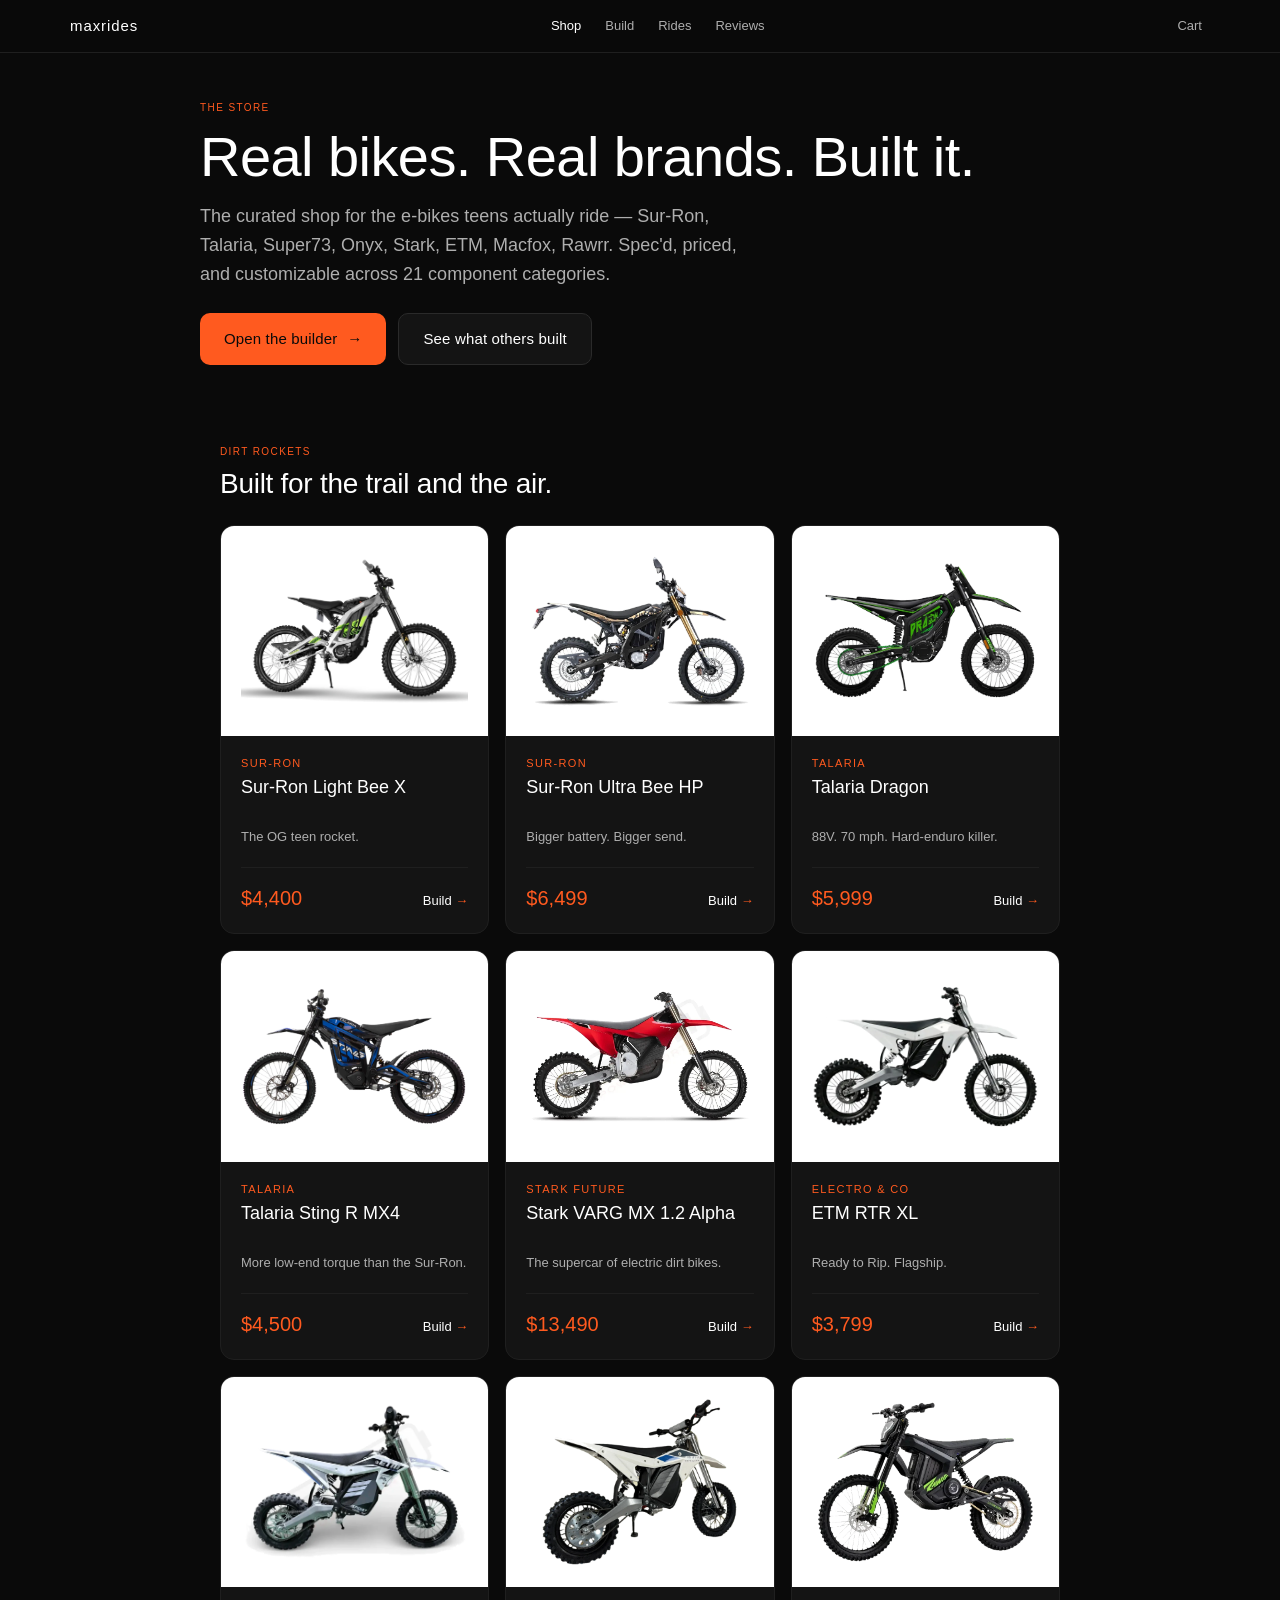
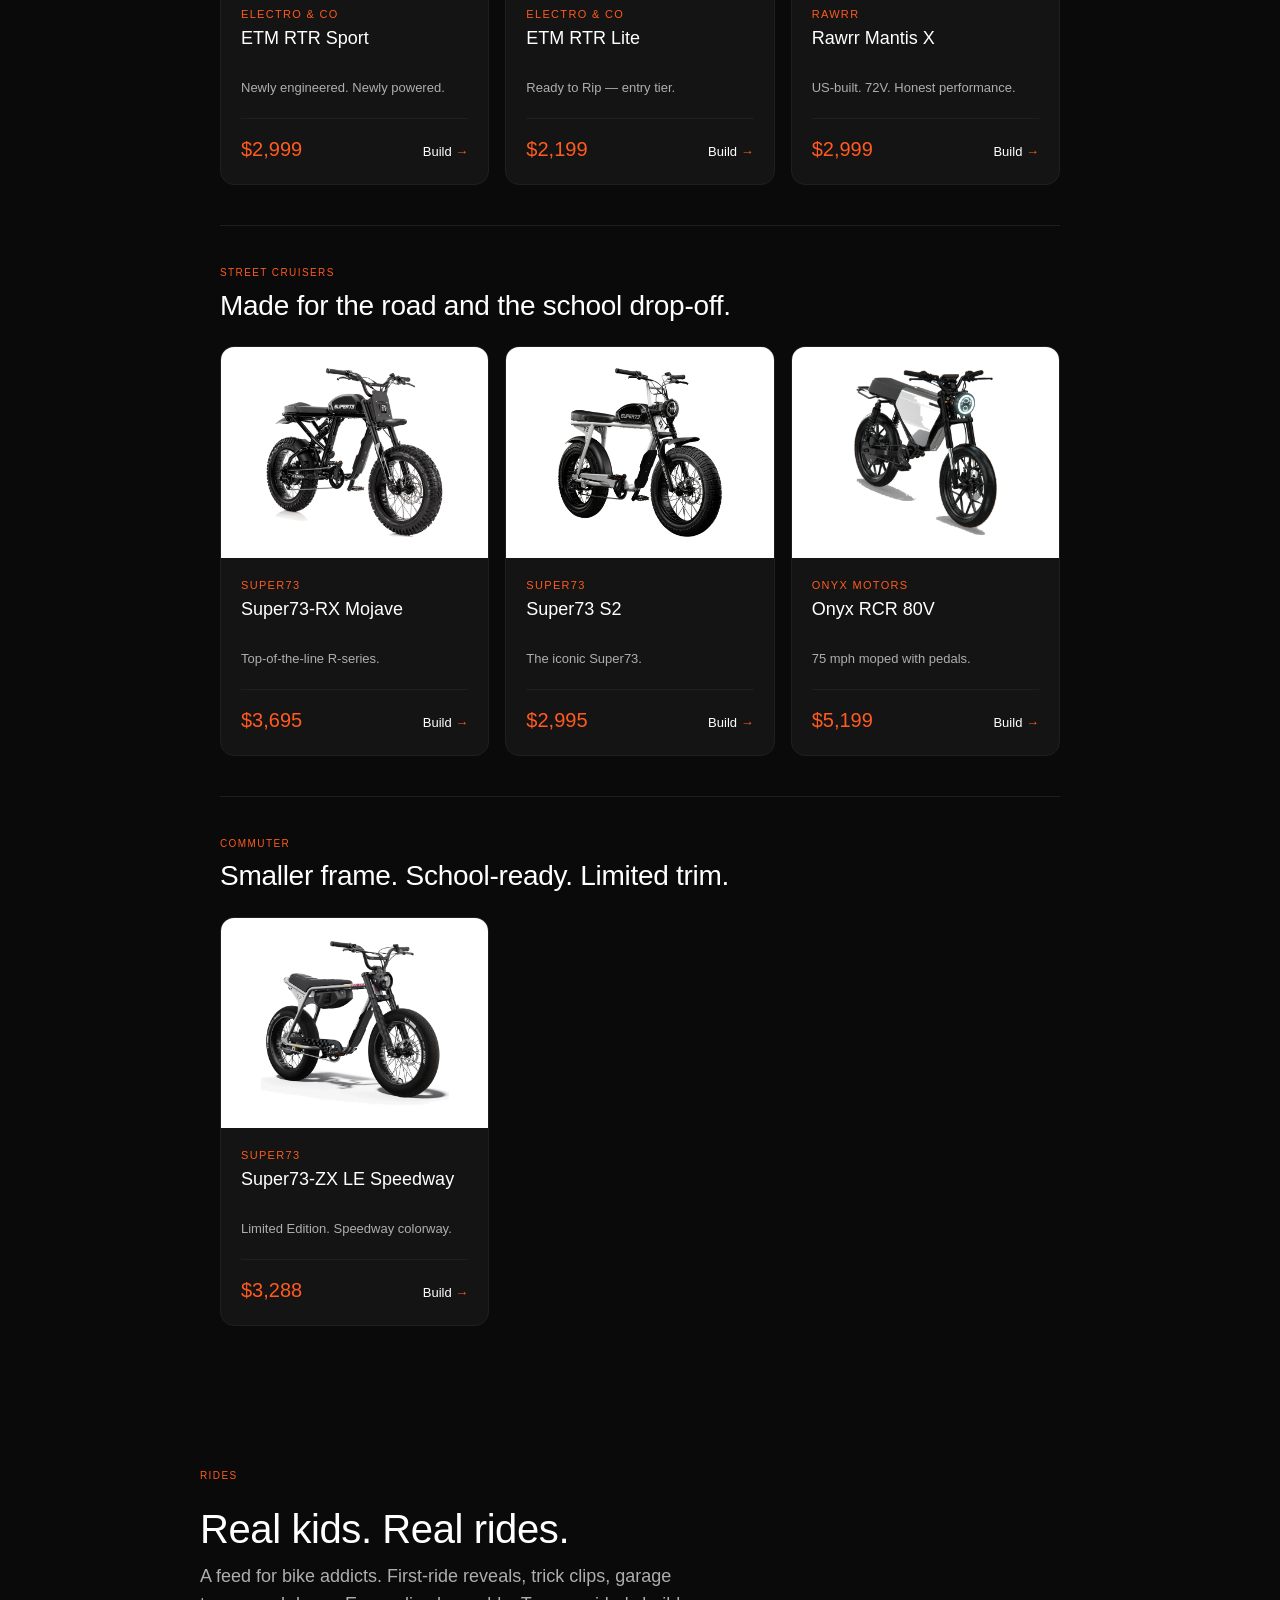
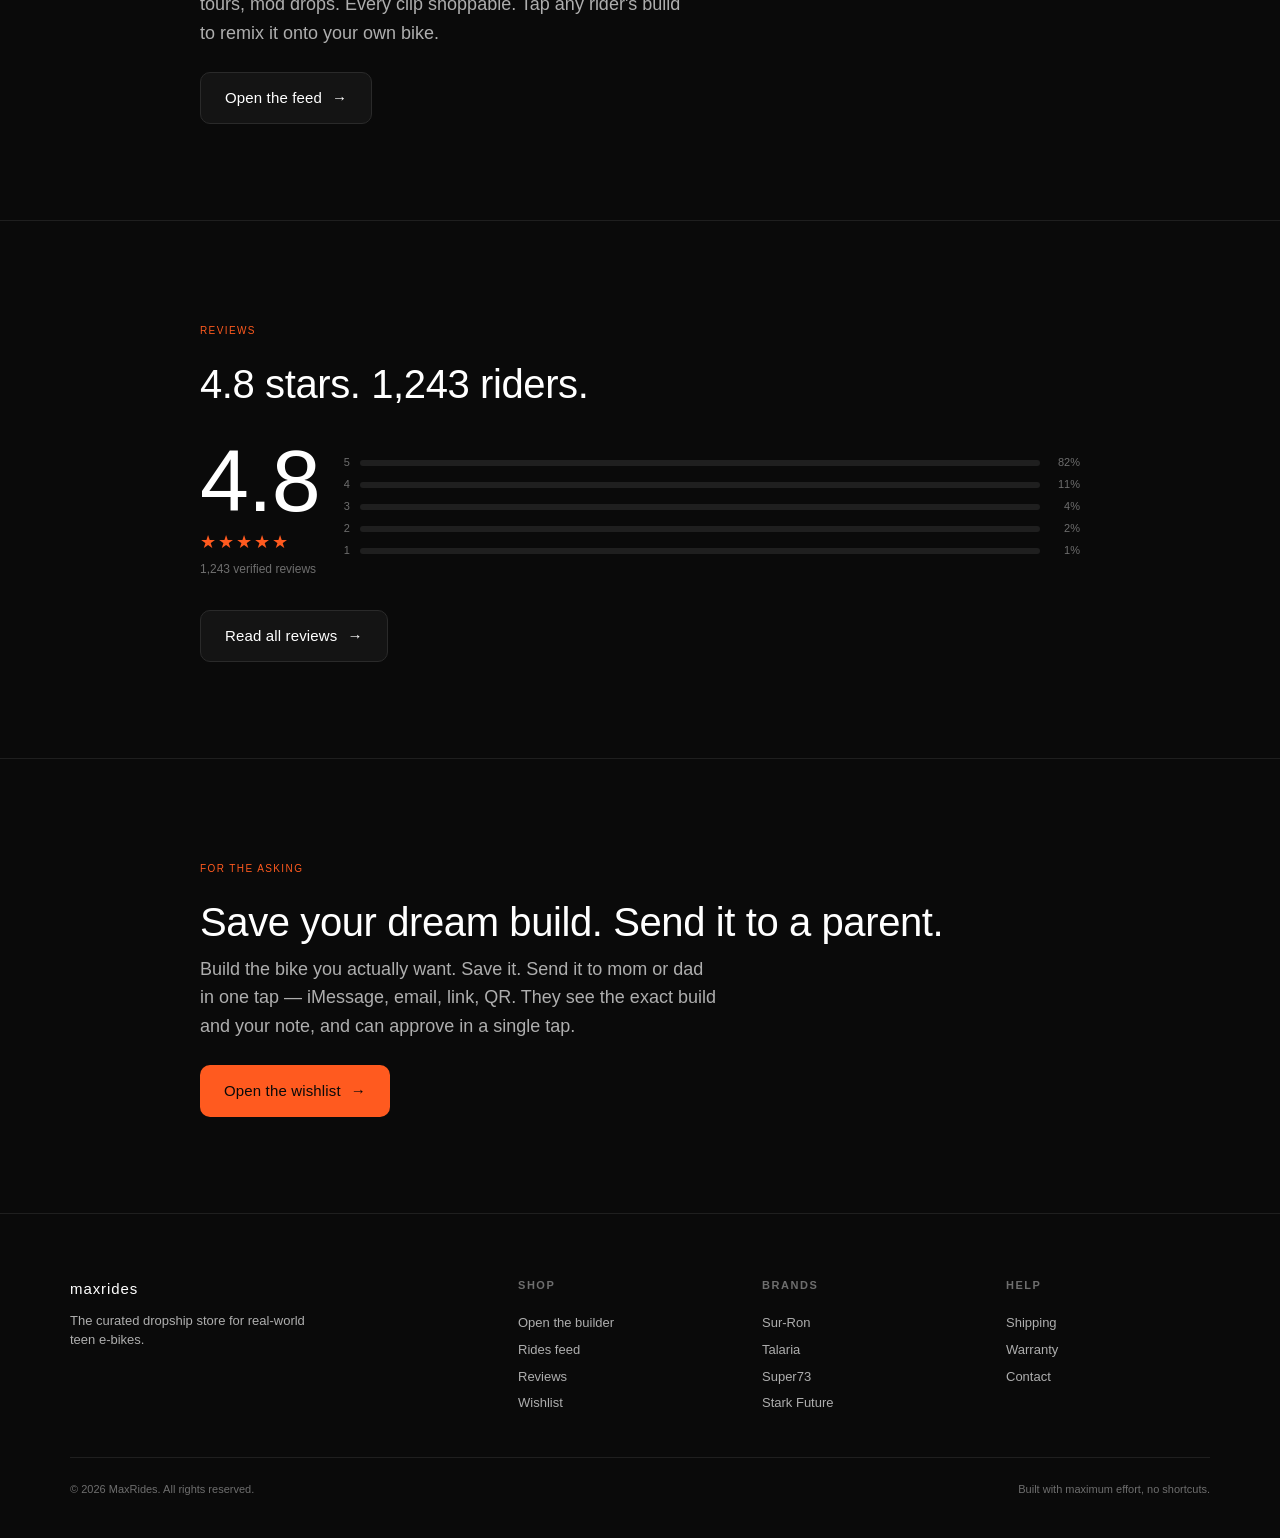
<file: index.html>
<!doctype html>
<html lang="en">
<head>
  <meta charset="utf-8">
  <meta name="viewport" content="width=device-width, initial-scale=1, viewport-fit=cover">
  <meta name="theme-color" content="#0A0A0A">
  <title>MaxRides — Real teen e-bikes. Real brands. Built it.</title>
  <meta name="description" content="The curated store for real-world teen e-bikes. Sur-Ron, Talaria, Super73, Onyx, Stark VARG, ETM, Rawrr. Configure across 21 component categories.">
  <link rel="preconnect" href="https://fonts.googleapis.com">
  <link rel="stylesheet" href="assets/css/styles.css">
  <style>
    /* ===== Home page — dropship grid ===== */

    .home-hero {
      padding: var(--space-12) 0 var(--space-10);
      text-align: left;
    }
    .home-hero h1 { margin-top: var(--space-3); }
    .home-hero .body-lg { max-width: 56ch; margin-top: var(--space-4); color: var(--text-secondary); }
    .home-hero__cta-row {
      display: flex;
      gap: var(--space-3);
      margin-top: var(--space-6);
      flex-wrap: wrap;
    }

    .bike-cat { padding: var(--space-10) 0; border-top: 1px solid var(--border); }
    .bike-cat:first-of-type { border-top: none; }
    .bike-cat__head { margin-bottom: var(--space-6); }
    .bike-cat__head h2 { margin-top: var(--space-2); }
    .bike-cat__head p.body { color: var(--text-secondary); margin-top: var(--space-2); max-width: 48ch; }

    .bike-grid {
      display: grid;
      grid-template-columns: repeat(3, 1fr);
      gap: var(--space-4);
    }
    @media (max-width: 900px) { .bike-grid { grid-template-columns: 1fr 1fr; } }
    @media (max-width: 540px) { .bike-grid { grid-template-columns: 1fr; } }

    .bike-card {
      display: flex;
      flex-direction: column;
      background: var(--surface);
      border: 1px solid var(--border);
      border-radius: var(--radius-lg);
      overflow: hidden;
      transition:
        transform var(--dur-fast) var(--ease-out),
        border-color var(--dur-fast) var(--ease-out);
      text-decoration: none;
      color: inherit;
      height: 100%;
    }
    .bike-card:hover {
      transform: translateY(-2px);
      border-color: var(--text-tertiary);
    }
    .bike-card__media {
      background: #FFFFFF;
      padding: var(--space-5);
      width: 100%;
      display: flex;
      align-items: center;
      justify-content: center;
      position: relative;
      flex-shrink: 0;
    }
    .bike-card__media svg,
    .bike-card__media img.bike-photo {
      width: 100%;
      aspect-ratio: 4 / 3;
      object-fit: contain;
      display: block;
    }
    .bike-card__body {
      padding: var(--space-5);
      flex: 1;
      display: flex;
      flex-direction: column;
      min-height: 168px;
    }
    .bike-card__brand {
      font-size: 11px;
      letter-spacing: 0.12em;
      text-transform: uppercase;
      color: var(--accent);
      margin-bottom: 4px;
    }
    .bike-card__name {
      font-size: 18px;
      font-weight: 500;
      color: var(--text-primary);
      line-height: 1.25;
      display: -webkit-box;
      -webkit-line-clamp: 2;
      -webkit-box-orient: vertical;
      overflow: hidden;
      height: 45px;
    }
    .bike-card__tagline {
      font-size: 13px;
      color: var(--text-secondary);
      margin-top: 6px;
      line-height: 1.5;
      display: -webkit-box;
      -webkit-line-clamp: 2;
      -webkit-box-orient: vertical;
      overflow: hidden;
      height: 40px;
    }
    .bike-card__footer {
      display: flex;
      justify-content: space-between;
      align-items: baseline;
      margin-top: auto;
      padding-top: var(--space-4);
      border-top: 1px solid var(--border);
    }
    .bike-card__price {
      font-size: 20px;
      font-weight: 500;
      color: var(--accent);
      font-variant-numeric: tabular-nums;
    }
    .bike-card__cta {
      font-size: 13px;
      font-weight: 500;
      color: var(--text-primary);
    }
    .bike-card__cta::after {
      content: ' →';
      color: var(--accent);
    }
  </style>
</head>
<body>

  <header class="site-header">
    <div class="site-header__inner">
      <a href="index.html" class="wordmark" aria-label="MaxRides home">maxrides</a>
      <nav class="site-nav" aria-label="Primary">
        <a href="index.html" class="active">Shop</a>
        <a href="build.html">Build</a>
        <a href="rides.html">Rides</a>
        <a href="reviews.html">Reviews</a>
      </nav>
      <a class="icon-link" href="cart.html" aria-label="Cart">
        <span>Cart</span>
        <span data-cart-count class="caption"></span>
      </a>
    </div>
  </header>

  <main>

    <!-- ===== HERO ===== -->
    <section class="home-hero container-base">
      <p class="eyebrow">The store</p>
      <h1 class="display">Real bikes. Real brands. Built it.</h1>
      <p class="body-lg">The curated shop for the e-bikes teens actually ride — Sur-Ron, Talaria, Super73, Onyx, Stark, ETM, Macfox, Rawrr. Spec'd, priced, and customizable across 21 component categories.</p>
      <div class="home-hero__cta-row">
        <a href="build.html" class="btn btn--primary btn--lg">Open the builder<span class="btn__arrow">→</span></a>
        <a href="rides.html" class="btn btn--secondary btn--lg">See what others built</a>
      </div>
    </section>

    <!-- ===== BIKE LINEUP (dynamic from data.js) ===== -->
    <div class="container-base" id="bike-host"></div>

    <!-- ===== RIDES TEASER ===== -->
    <section class="section section--lg container-base" aria-labelledby="rides-title">
      <p class="eyebrow section-label">Rides</p>
      <h2 id="rides-title" class="h1" style="margin-top:var(--space-3);">Real kids. Real rides.</h2>
      <p class="body-lg" style="margin-top:var(--space-3); max-width:48ch;">A feed for bike addicts. First-ride reveals, trick clips, garage tours, mod drops. Every clip shoppable. Tap any rider's build to remix it onto your own bike.</p>
      <div style="margin-top:var(--space-6);">
        <a href="rides.html" class="btn btn--secondary btn--lg">Open the feed<span class="btn__arrow">→</span></a>
      </div>
    </section>

    <hr class="section-divider">

    <!-- ===== REVIEWS TEASER ===== -->
    <section class="section section--lg container-base" aria-labelledby="reviews-title">
      <p class="eyebrow section-label">Reviews</p>
      <h2 id="reviews-title" class="h1" style="margin-top:var(--space-3);">4.8 stars. 1,243 riders.</h2>
      <div class="review-pull" style="margin-top:var(--space-8);">
        <div>
          <div class="review-pull__num numeric">4.8</div>
          <div class="review-pull__stars" aria-hidden="true">★★★★★</div>
          <div class="review-pull__count">1,243 verified reviews</div>
        </div>
        <div class="review-pull__bars">
          <div class="bar-row"><span class="num">5</span><span class="track"><span class="fill" style="width:82%"></span></span><span class="pct">82%</span></div>
          <div class="bar-row"><span class="num">4</span><span class="track"><span class="fill" style="width:11%"></span></span><span class="pct">11%</span></div>
          <div class="bar-row"><span class="num">3</span><span class="track"><span class="fill" style="width:4%"></span></span><span class="pct">4%</span></div>
          <div class="bar-row"><span class="num">2</span><span class="track"><span class="fill" style="width:2%"></span></span><span class="pct">2%</span></div>
          <div class="bar-row"><span class="num">1</span><span class="track"><span class="fill" style="width:1%"></span></span><span class="pct">1%</span></div>
        </div>
      </div>
      <div style="margin-top:var(--space-8);">
        <a href="reviews.html" class="btn btn--secondary btn--lg">Read all reviews<span class="btn__arrow">→</span></a>
      </div>
    </section>

    <hr class="section-divider">

    <!-- ===== WISHLIST CTA ===== -->
    <section class="section section--lg container-base" aria-labelledby="wishlist-title">
      <p class="eyebrow section-label">For the asking</p>
      <h2 id="wishlist-title" class="h1" style="margin-top:var(--space-3);">Save your dream build. Send it to a parent.</h2>
      <p class="body-lg" style="margin-top:var(--space-3); max-width:52ch;">Build the bike you actually want. Save it. Send it to mom or dad in one tap — iMessage, email, link, QR. They see the exact build and your note, and can approve in a single tap.</p>
      <div style="margin-top:var(--space-6);">
        <a href="wishlist.html" class="btn btn--primary btn--lg">Open the wishlist<span class="btn__arrow">→</span></a>
      </div>
    </section>

  </main>

  <footer class="site-footer">
    <div class="container-wide">
      <div class="site-footer__grid">
        <div>
          <p class="wordmark" style="margin-bottom:var(--space-3);">maxrides</p>
          <p class="body-sm" style="max-width:36ch;">The curated dropship store for real-world teen e-bikes.</p>
        </div>
        <div class="site-footer__col">
          <h4>Shop</h4>
          <a href="build.html">Open the builder</a>
          <a href="rides.html">Rides feed</a>
          <a href="reviews.html">Reviews</a>
          <a href="wishlist.html">Wishlist</a>
        </div>
        <div class="site-footer__col">
          <h4>Brands</h4>
          <a href="build.html?bike=sur-ron-light-bee-x">Sur-Ron</a>
          <a href="build.html?bike=talaria-sting-mx4">Talaria</a>
          <a href="build.html?bike=super73-rx">Super73</a>
          <a href="build.html?bike=stark-varg">Stark Future</a>
        </div>
        <div class="site-footer__col">
          <h4>Help</h4>
          <a href="#">Shipping</a>
          <a href="#">Warranty</a>
          <a href="#">Contact</a>
        </div>
      </div>
      <div class="site-footer__legal">
        <span>&copy; <span data-year>2026</span> MaxRides. All rights reserved.</span>
        <span>Built with maximum effort, no shortcuts.</span>
      </div>
    </div>
  </footer>

  <script src="assets/js/data.js"></script>
  <script src="assets/js/bikes.js"></script>
  <script src="assets/js/app.js"></script>
  <script>
  (function () {
    'use strict';
    var DATA = window.MAXRIDES_DATA;
    var host = document.getElementById('bike-host');

    function escapeHtml(s) {
      return String(s).replace(/[&<>"']/g, function (c) {
        return { '&':'&amp;', '<':'&lt;', '>':'&gt;', '"':'&quot;', "'":'&#39;' }[c];
      });
    }

    function fmt(n) { return '$' + n.toLocaleString('en-US'); }

    function bikeCardHtml(bike) {
      var slug = encodeURIComponent(bike.slug);
      return [
        '<a href="bike.html?slug=' + slug + '" class="bike-card">',
          '<div class="bike-card__media">',
            window.bikeImage(bike.slug, '#FF5A1F'),
          '</div>',
          '<div class="bike-card__body">',
            '<p class="bike-card__brand">' + escapeHtml(bike.brand) + '</p>',
            '<h3 class="bike-card__name">' + escapeHtml(bike.name) + '</h3>',
            '<p class="bike-card__tagline">' + escapeHtml(bike.tagline) + '</p>',
            '<div class="bike-card__footer">',
              '<span class="bike-card__price">' + fmt(bike.basePrice) + '</span>',
              '<span class="bike-card__cta">Build</span>',
            '</div>',
          '</div>',
        '</a>'
      ].join('');
    }

    DATA.BIKE_CATEGORIES.forEach(function (cat) {
      var bikes = DATA.bikesByCategory(cat.id);
      if (!bikes.length) return;
      var section = document.createElement('section');
      section.className = 'bike-cat';
      section.innerHTML =
        '<div class="bike-cat__head">' +
          '<p class="eyebrow">' + escapeHtml(cat.label) + '</p>' +
          '<h2 class="h2">' + escapeHtml(cat.tagline) + '</h2>' +
        '</div>' +
        '<div class="bike-grid">' +
          bikes.map(bikeCardHtml).join('') +
        '</div>';
      host.appendChild(section);
    });
  })();
  </script>
</body>
</html>
</file>
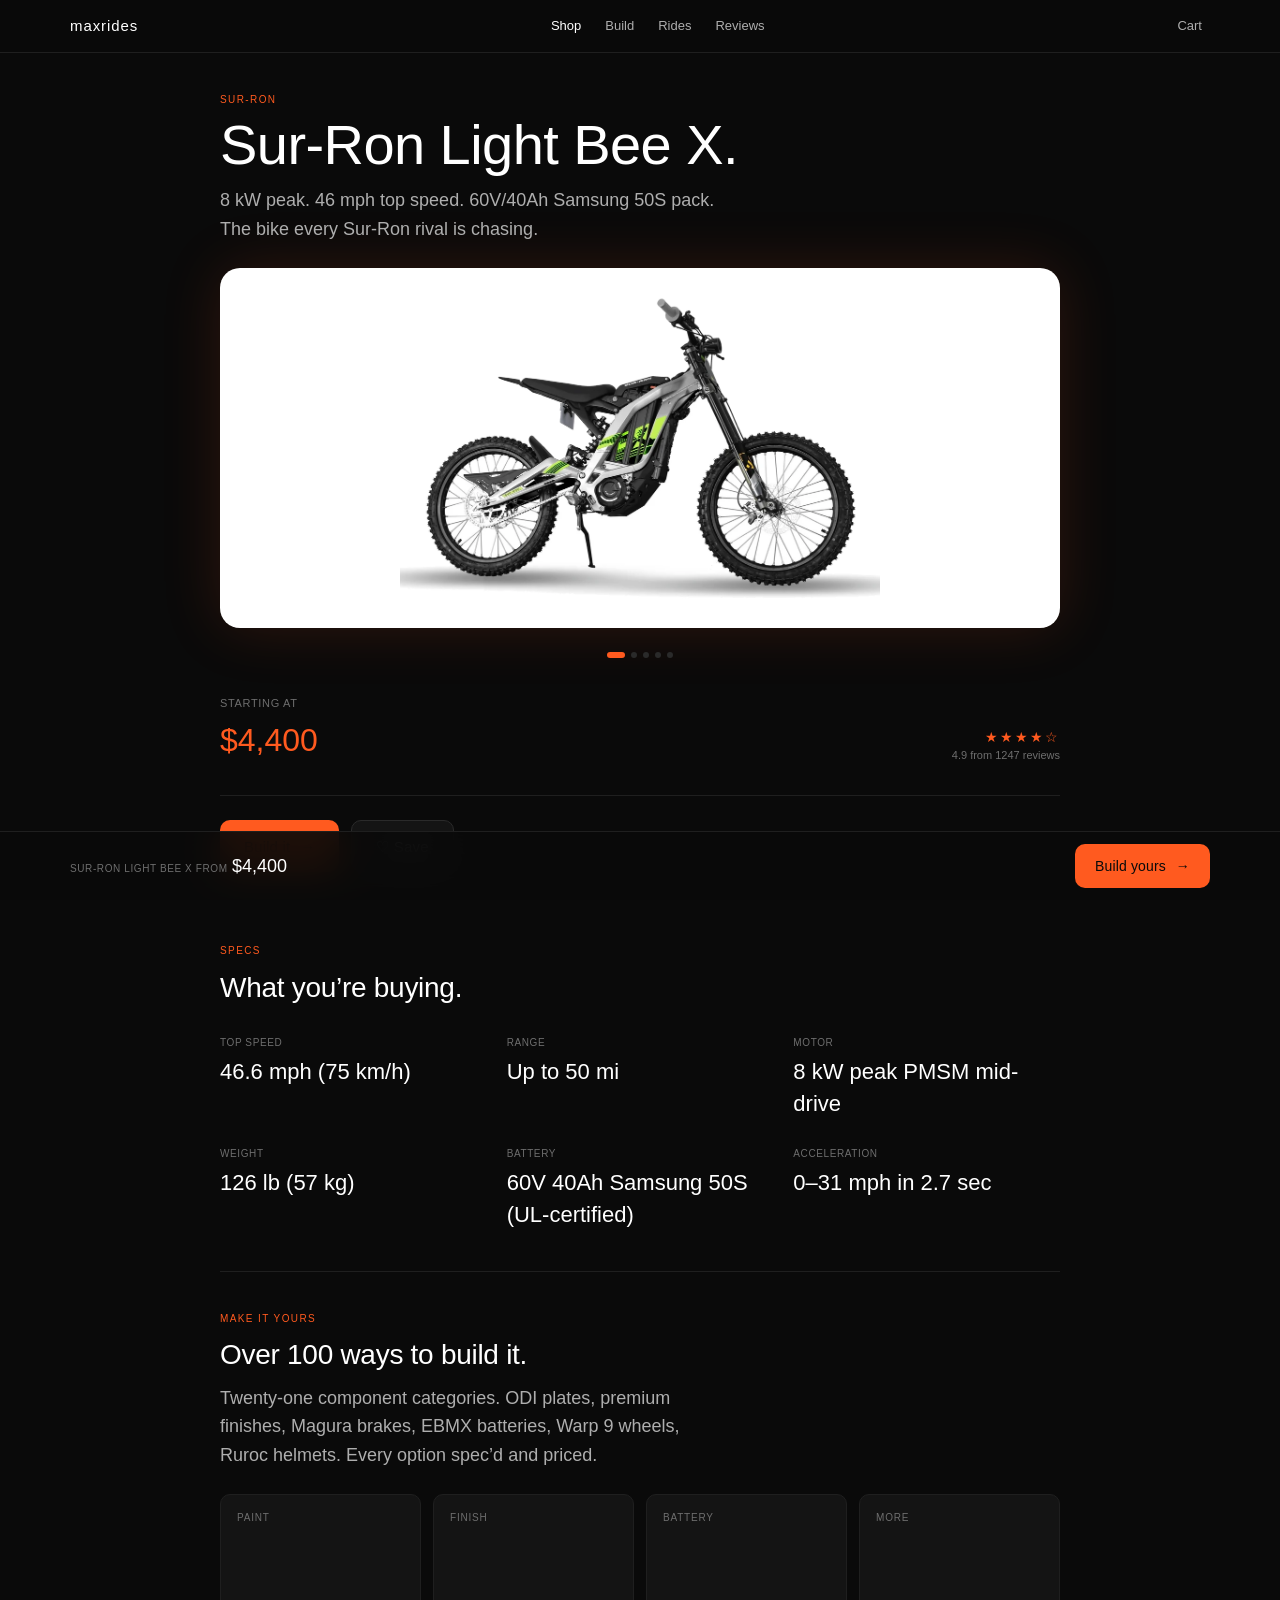
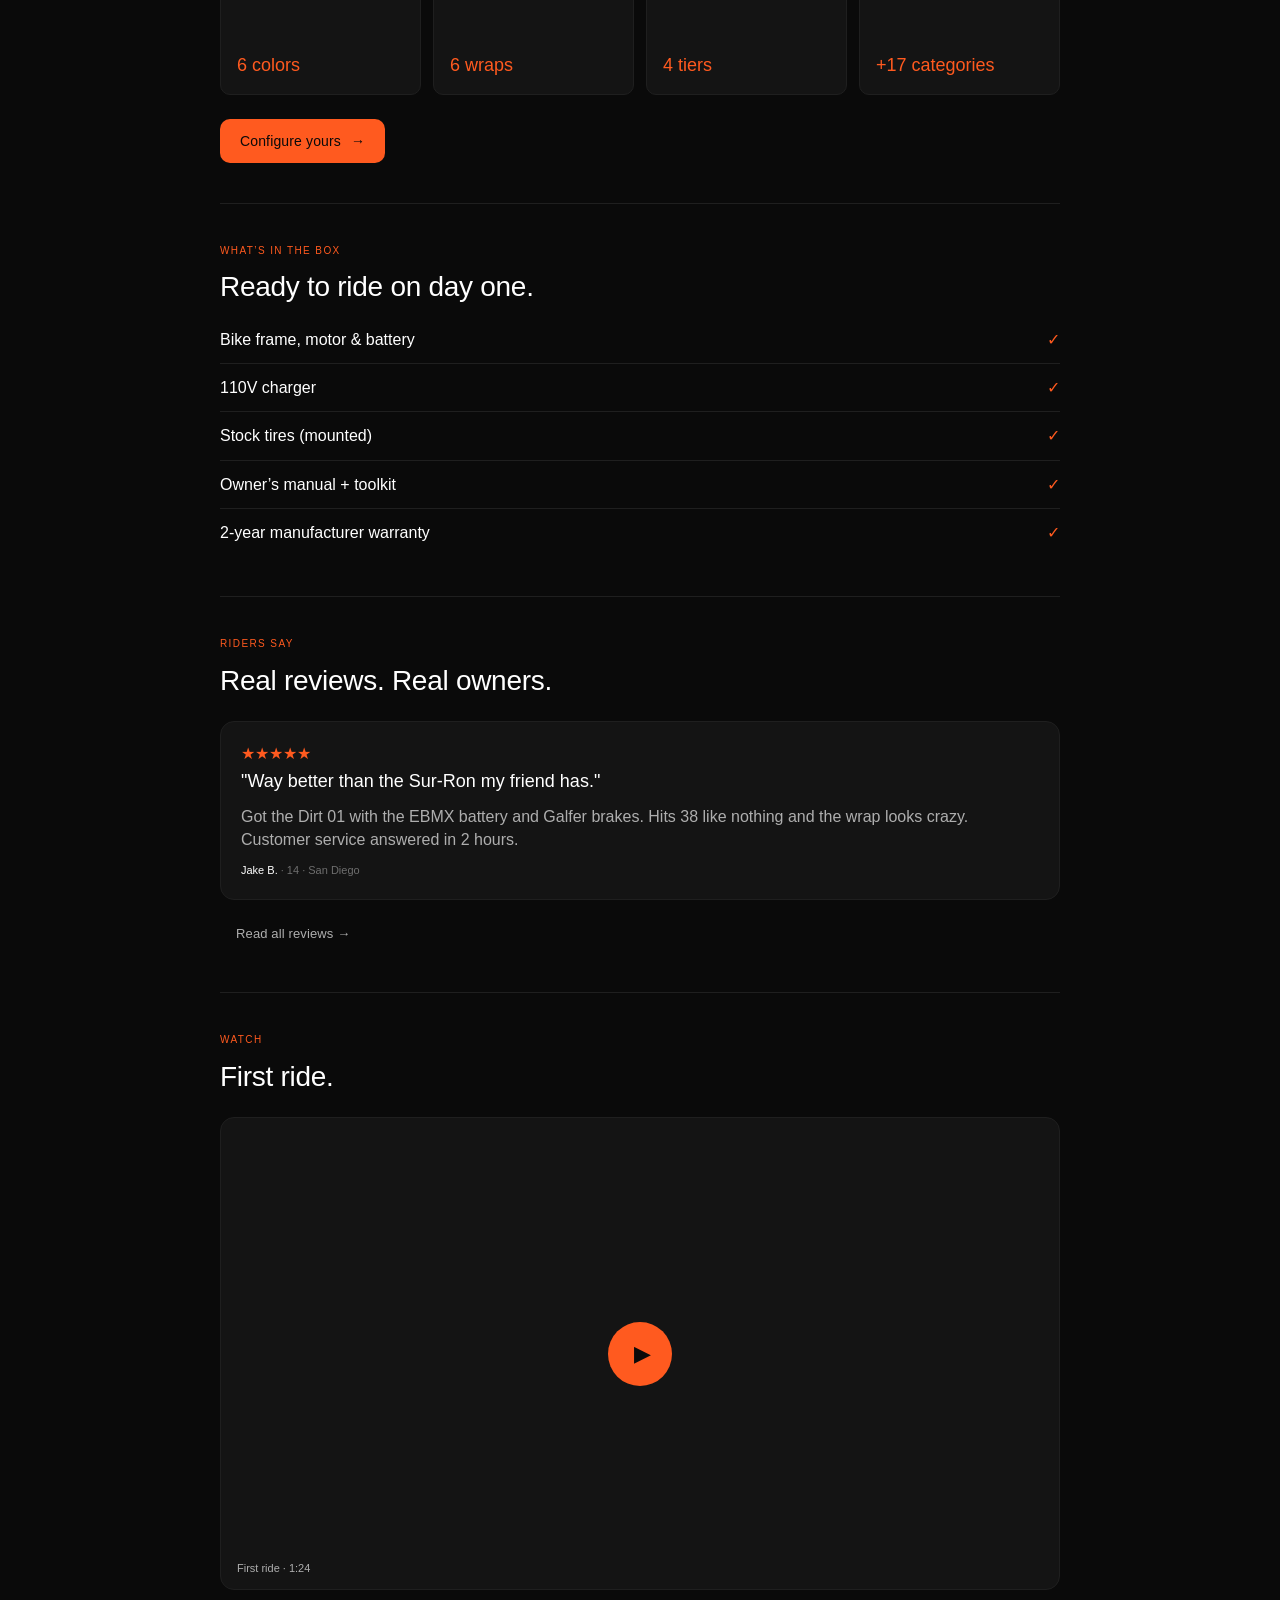
<file: bike.html>
<!doctype html>
<html lang="en">
<head>
  <meta charset="utf-8">
  <meta name="viewport" content="width=device-width, initial-scale=1, viewport-fit=cover">
  <meta name="theme-color" content="#0A0A0A">
  <title>MaxRides bike</title>
  <link rel="stylesheet" href="assets/css/styles.css">
  <style>
    .bd { padding-bottom: 96px; }

    .bd-hero {
      padding: var(--space-10) 0 var(--space-8);
      text-align: left;
    }
    .bd-hero h1 { margin-top: var(--space-2); }
    .bd-hero .body-lg { max-width: 52ch; margin-top: var(--space-3); }

    .bd-stage {
      background: #FFFFFF;
      border-radius: var(--radius-xl);
      padding: var(--space-5) var(--space-5);
      margin: var(--space-6) 0;
      box-shadow: var(--shadow-glow);
      max-width: 100%;
    }
    .bd-stage svg,
    .bd-stage img.bike-photo {
      width: 100%;
      max-width: 100%;
      max-height: min(320px, 40vh);
      height: auto;
      object-fit: contain;
      display: block;
      margin: 0 auto;
      position: static;
      transform: none !important;
    }
    .bd-dots {
      display: flex;
      gap: 6px;
      justify-content: center;
      margin-top: var(--space-4);
    }
    .bd-dots span {
      width: 6px;
      height: 6px;
      border-radius: var(--radius-full);
      background: var(--border-strong);
    }
    .bd-dots span.is-active { background: var(--accent); width: 18px; border-radius: 3px; }

    .bd-buy {
      display: flex;
      justify-content: space-between;
      align-items: flex-end;
      gap: var(--space-4);
      margin-top: var(--space-8);
      padding-bottom: var(--space-8);
      border-bottom: 1px solid var(--border);
    }
    .bd-buy__price label { font-size: 11px; color: var(--text-tertiary); letter-spacing: 0.06em; text-transform: uppercase; }
    .bd-buy__price .value { font-size: 32px; font-weight: 500; color: var(--accent); margin-top: 4px; font-variant-numeric: tabular-nums; }
    .bd-buy__rating { text-align: right; }
    .bd-buy__rating .stars { color: var(--accent); font-size: 14px; letter-spacing: 2px; }
    .bd-buy__rating .count { font-size: 11px; color: var(--text-tertiary); }

    .bd-actions { display: flex; gap: var(--space-3); margin-top: var(--space-6); }

    .bd-section { padding: var(--space-10) 0; border-bottom: 1px solid var(--border); }
    .bd-section h2 { margin-top: var(--space-3); }

    .specs-grid {
      display: grid;
      grid-template-columns: repeat(3, 1fr);
      gap: var(--space-5);
      margin-top: var(--space-6);
    }
    .spec-card label {
      font-size: 10px;
      letter-spacing: 0.06em;
      text-transform: uppercase;
      color: var(--text-tertiary);
    }
    .spec-card .value {
      font-size: 22px;
      font-weight: 500;
      color: var(--text-primary);
      margin-top: 4px;
      font-variant-numeric: tabular-nums;
    }
    @media (max-width: 480px) { .specs-grid { grid-template-columns: 1fr 1fr; } }

    .custom-preview-grid {
      display: grid;
      grid-template-columns: repeat(4, 1fr);
      gap: var(--space-3);
      margin-top: var(--space-6);
    }
    @media (max-width: 480px) { .custom-preview-grid { grid-template-columns: 1fr 1fr; } }
    .custom-tile {
      background: var(--surface);
      border: 1px solid var(--border);
      border-radius: var(--radius-md);
      padding: var(--space-4);
      aspect-ratio: 1;
      display: flex;
      flex-direction: column;
      justify-content: space-between;
    }
    .custom-tile .label {
      font-size: 10px;
      letter-spacing: 0.08em;
      text-transform: uppercase;
      color: var(--text-tertiary);
    }
    .custom-tile .count {
      font-size: 18px;
      font-weight: 500;
      color: var(--accent);
    }

    .box-list {
      margin-top: var(--space-6);
      display: flex;
      flex-direction: column;
      gap: var(--space-3);
    }
    .box-list__item {
      display: flex;
      justify-content: space-between;
      padding-bottom: var(--space-3);
      border-bottom: 1px solid var(--border);
      align-items: baseline;
    }
    .box-list__item:last-child { border-bottom: none; }
    .box-list__item .check { color: var(--accent); }

    .video-pad {
      aspect-ratio: 16/9;
      background: var(--surface);
      border: 1px solid var(--border);
      border-radius: var(--radius-lg);
      margin-top: var(--space-6);
      display: flex;
      align-items: center;
      justify-content: center;
      position: relative;
      overflow: hidden;
    }
    .video-pad .play {
      width: 64px; height: 64px;
      border-radius: var(--radius-full);
      background: var(--accent);
      color: var(--text-on-accent);
      display: flex; align-items: center; justify-content: center;
      font-size: 22px; padding-left: 4px;
    }
    .video-pad .caption {
      position: absolute;
      bottom: var(--space-3);
      left: var(--space-4);
      color: var(--text-secondary);
      font-size: 11px;
    }

    .bd-footer {
      position: fixed;
      left: 0; right: 0; bottom: 0;
      z-index: 30;
      background: rgba(10,10,10,0.92);
      backdrop-filter: saturate(140%) blur(18px);
      border-top: 1px solid var(--border);
    }
    .bd-footer__inner {
      max-width: var(--container-wide);
      margin: 0 auto;
      padding: var(--space-3) var(--space-5);
      display: flex;
      justify-content: space-between;
      align-items: center;
    }
    .bd-footer__price label { font-size: 10px; color: var(--text-tertiary); text-transform: uppercase; letter-spacing: 0.06em; }
    .bd-footer__price strong { font-size: 18px; font-weight: 500; }
  </style>
</head>
<body>

  <header class="site-header">
    <div class="site-header__inner">
      <a href="index.html" class="wordmark">maxrides</a>
      <nav class="site-nav">
        <a href="index.html" class="active">Shop</a>
        <a href="build.html">Build</a>
        <a href="rides.html">Rides</a>
        <a href="reviews.html">Reviews</a>
      </nav>
      <a class="icon-link" href="cart.html"><span>Cart</span><span data-cart-count class="caption"></span></a>
    </div>
  </header>

  <main class="bd container-base">
    <div class="bd-hero">
      <p class="eyebrow" id="bd-eyebrow">&nbsp;</p>
      <h1 class="display" id="bd-name">&nbsp;</h1>
      <p class="body-lg" id="bd-copy">Loading…</p>

      <div class="bd-stage" id="bd-stage"></div>
      <div class="bd-dots">
        <span class="is-active"></span><span></span><span></span><span></span><span></span>
      </div>

      <div class="bd-buy">
        <div class="bd-buy__price">
          <label>Starting at</label>
          <div class="value" id="bd-price">$2,499</div>
        </div>
        <div class="bd-buy__rating">
          <div class="stars" id="bd-stars">★★★★★</div>
          <div class="count" id="bd-rating-count">4.9 from 487 reviews</div>
        </div>
      </div>

      <div class="bd-actions">
        <a class="btn btn--primary btn--lg" id="bd-build-cta" href="build.html?bike=sur-ron-light-bee-x">Build it<span class="btn__arrow">→</span></a>
        <button class="btn btn--secondary btn--lg" id="bd-fav-btn">♡ Save</button>
      </div>
    </div>

    <section class="bd-section">
      <p class="eyebrow">Specs</p>
      <h2 class="h2">What you’re buying.</h2>
      <div class="specs-grid" id="bd-specs"></div>
    </section>

    <section class="bd-section">
      <p class="eyebrow">Make it yours</p>
      <h2 class="h2">Over 100 ways to build it.</h2>
      <p class="body-lg" style="margin-top:var(--space-3); max-width:48ch;">Twenty-one component categories. ODI plates, premium finishes, Magura brakes, EBMX batteries, Warp 9 wheels, Ruroc helmets. Every option spec’d and priced.</p>
      <div class="custom-preview-grid">
        <div class="custom-tile">
          <span class="label">Paint</span>
          <span class="count">6 colors</span>
        </div>
        <div class="custom-tile">
          <span class="label">Finish</span>
          <span class="count">6 wraps</span>
        </div>
        <div class="custom-tile">
          <span class="label">Battery</span>
          <span class="count">4 tiers</span>
        </div>
        <div class="custom-tile">
          <span class="label">More</span>
          <span class="count">+17 categories</span>
        </div>
      </div>
      <div style="margin-top:var(--space-6);">
        <a class="btn btn--primary" id="bd-config-cta" href="build.html?bike=sur-ron-light-bee-x">Configure yours<span class="btn__arrow">→</span></a>
      </div>
    </section>

    <section class="bd-section">
      <p class="eyebrow">What’s in the box</p>
      <h2 class="h2">Ready to ride on day one.</h2>
      <div class="box-list">
        <div class="box-list__item"><span>Bike frame, motor &amp; battery</span><span class="check">✓</span></div>
        <div class="box-list__item"><span>110V charger</span><span class="check">✓</span></div>
        <div class="box-list__item"><span>Stock tires (mounted)</span><span class="check">✓</span></div>
        <div class="box-list__item"><span>Owner’s manual + toolkit</span><span class="check">✓</span></div>
        <div class="box-list__item"><span>2-year manufacturer warranty</span><span class="check">✓</span></div>
      </div>
    </section>

    <section class="bd-section">
      <p class="eyebrow">Riders say</p>
      <h2 class="h2">Real reviews. Real owners.</h2>
      <div class="card" style="margin-top:var(--space-6);">
        <p class="text-accent" aria-label="5 stars">★★★★★</p>
        <p class="h4" style="margin-top:6px;" id="bd-review-title">"Way better than the Sur-Ron my friend has."</p>
        <p class="body" style="margin-top:var(--space-3);" id="bd-review-body">Got the Dirt 01 with the EBMX battery and Galfer brakes. Hits 38 like nothing and the wrap looks crazy. Customer service answered in 2 hours.</p>
        <p class="caption" style="margin-top:var(--space-3);"><span class="text-primary">Jake B.</span> &middot; 14 &middot; San Diego</p>
      </div>
      <div style="margin-top:var(--space-4);">
        <a class="btn btn--ghost btn--sm" href="reviews.html">Read all reviews →</a>
      </div>
    </section>

    <section class="bd-section">
      <p class="eyebrow">Watch</p>
      <h2 class="h2">First ride.</h2>
      <div class="video-pad">
        <div class="play" aria-hidden="true">▶</div>
        <p class="caption">First ride · 1:24</p>
      </div>
    </section>
  </main>

  <div class="bd-footer">
    <div class="bd-footer__inner">
      <div class="bd-footer__price">
        <label id="bd-footer-label">&nbsp;</label>
        <strong id="bd-footer-price">$2,499</strong>
      </div>
      <a class="btn btn--primary" id="bd-footer-cta" href="build.html?bike=sur-ron-light-bee-x">Build yours<span class="btn__arrow">→</span></a>
    </div>
  </div>

  <script src="assets/js/data.js"></script>
  <script src="assets/js/bikes.js"></script>
  <script src="assets/js/app.js"></script>
  <script>
  (function () {
    'use strict';
    var DATA = window.MAXRIDES_DATA;
    var slug = new URLSearchParams(location.search).get('slug') || 'sur-ron-light-bee-x';
    var bike = DATA.findBike(slug) || DATA.BIKES[0];
    slug = bike.slug;

    // Hydrate header
    document.title = bike.name + ' — MaxRides';
    document.getElementById('bd-eyebrow').textContent = bike.brand;
    document.getElementById('bd-name').textContent = bike.name + '.';
    document.getElementById('bd-copy').textContent = bike.heroCopy;

    // Stage
    document.getElementById('bd-stage').innerHTML = window.bikeImage(bike.slug, '#FF5A1F');

    // Price + rating
    document.getElementById('bd-price').textContent = '$' + bike.basePrice.toLocaleString();
    var stars = '';
    var full = Math.floor(bike.rating);
    for (var i = 0; i < 5; i++) stars += (i < full ? '★' : '☆');
    document.getElementById('bd-stars').textContent = stars;
    document.getElementById('bd-rating-count').textContent = bike.rating + ' from ' + bike.reviewCount + ' reviews';

    // Specs
    var specsHost = document.getElementById('bd-specs');
    Object.keys(bike.specs).forEach(function (k) {
      var card = document.createElement('div');
      card.className = 'spec-card';
      card.innerHTML = '<label>' + humanize(k) + '</label><div class="value">' + bike.specs[k] + '</div>';
      specsHost.appendChild(card);
    });

    // CTAs
    document.getElementById('bd-build-cta').href = 'build.html?bike=' + slug;
    document.getElementById('bd-config-cta').href = 'build.html?bike=' + slug;
    document.getElementById('bd-footer-cta').href = 'build.html?bike=' + slug;
    document.getElementById('bd-footer-label').textContent = bike.name + ' from';
    document.getElementById('bd-footer-price').textContent = '$' + bike.basePrice.toLocaleString();

    // Save button: stash an empty wishlist entry for the base bike
    document.getElementById('bd-fav-btn').addEventListener('click', function () {
      var raw = localStorage.getItem('maxrides.wishlist');
      var list = raw ? JSON.parse(raw) : [];
      list.unshift({
        id: 'wl_' + Date.now(),
        bike: slug,
        bikeName: bike.name,
        color: 'gloss-orange', colorName: 'Gloss orange', colorHex: '#FF5A1F',
        plate: '88', selections: {},
        lineItems: [{ label: bike.name + ' frame', price: bike.basePrice }],
        total: bike.basePrice,
        title: 'My ' + bike.name.replace(/^The /, '') + ' (stock)',
        savedAt: new Date().toISOString()
      });
      localStorage.setItem('maxrides.wishlist', JSON.stringify(list));
      this.textContent = '✓ Saved';
      this.classList.add('btn--primary');
    });

    function humanize(k) {
      return k.replace(/([A-Z])/g, ' $1').replace(/^./, function (s) { return s.toUpperCase(); }).trim();
    }
  })();
  </script>
</body>
</html>
</file>
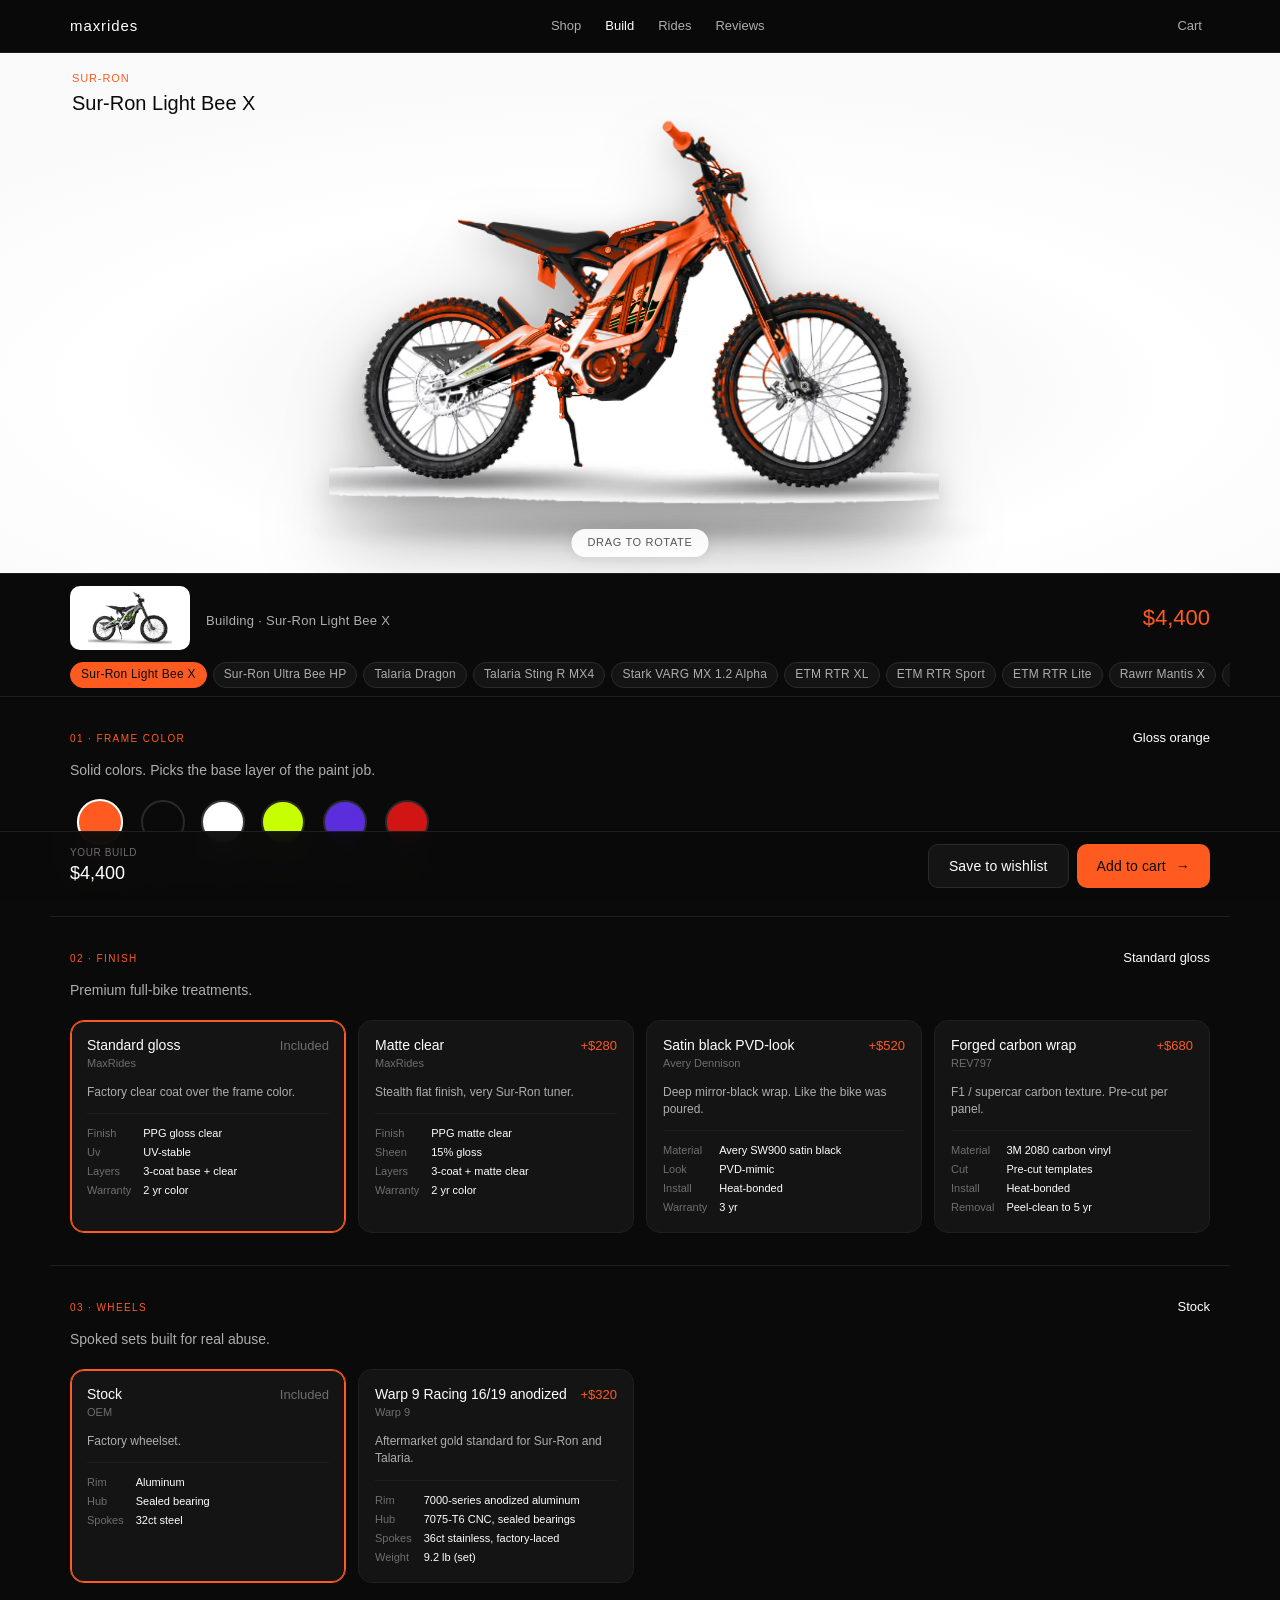
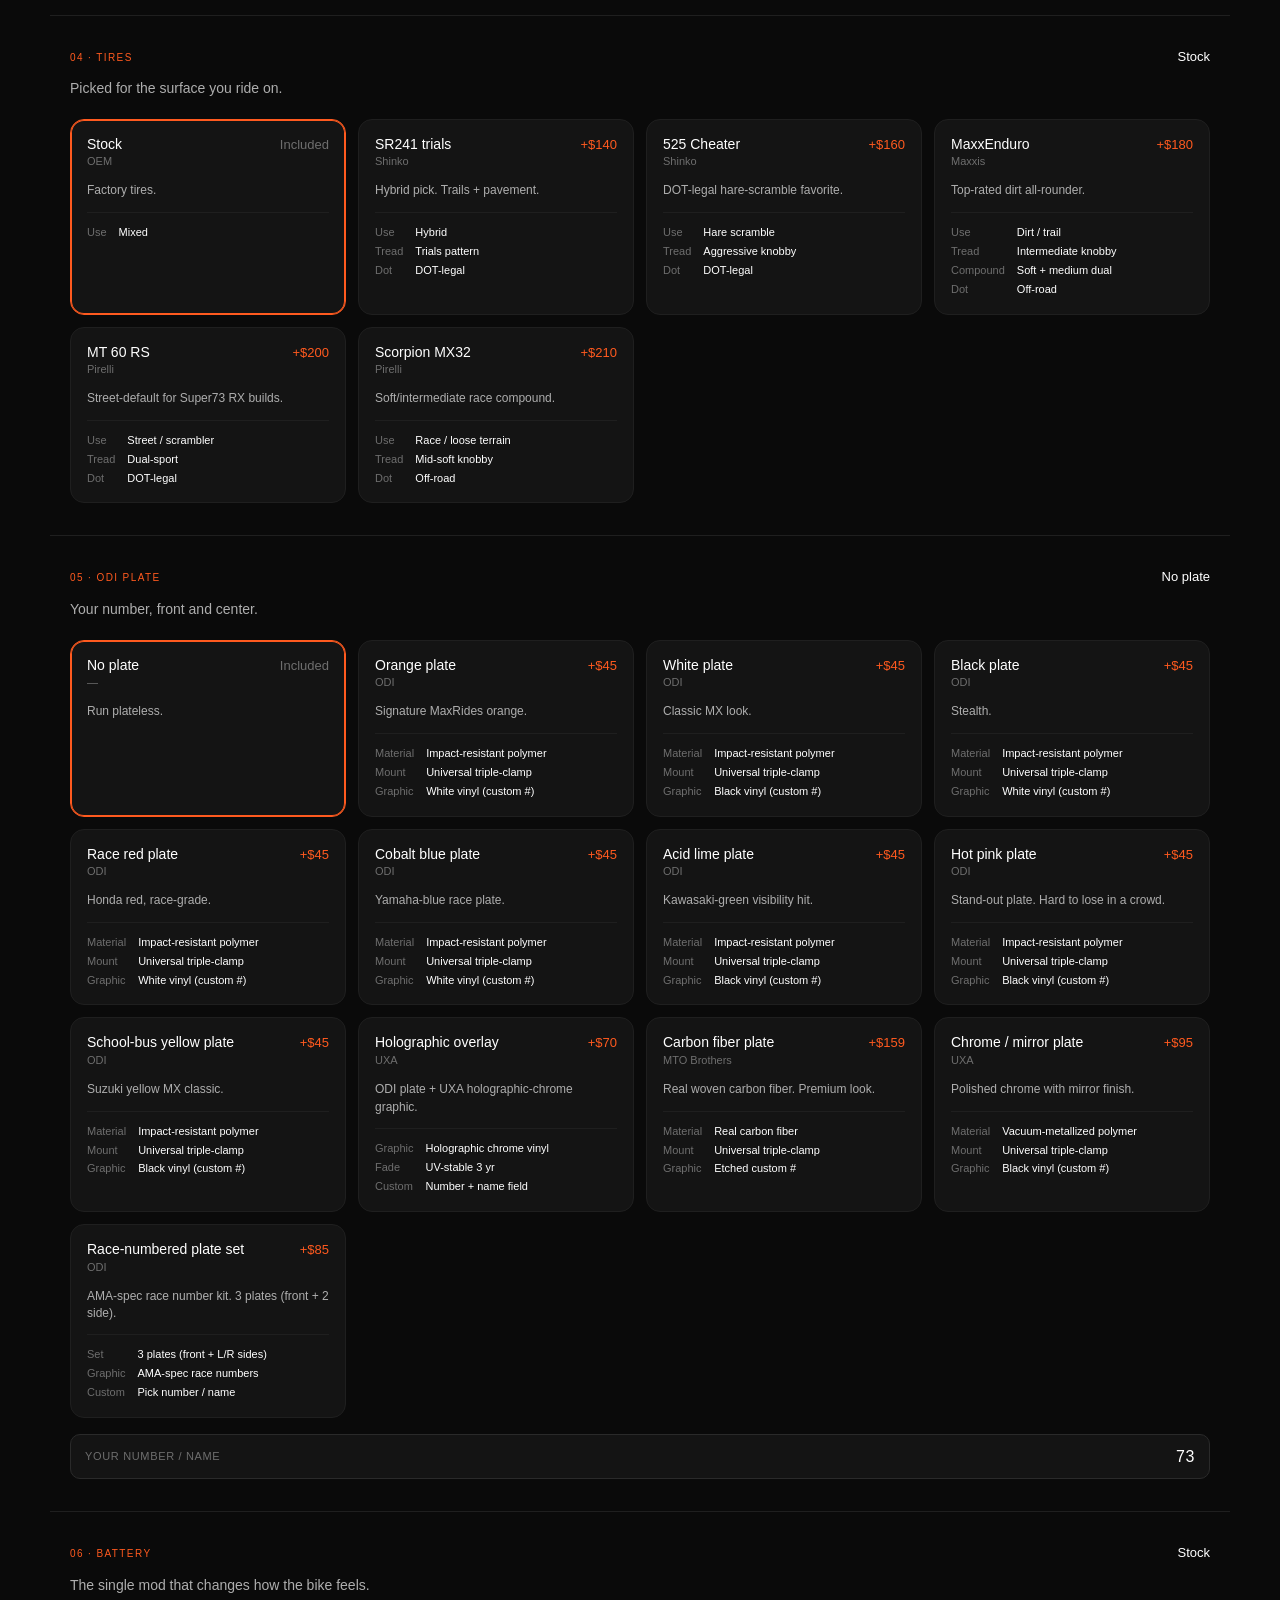
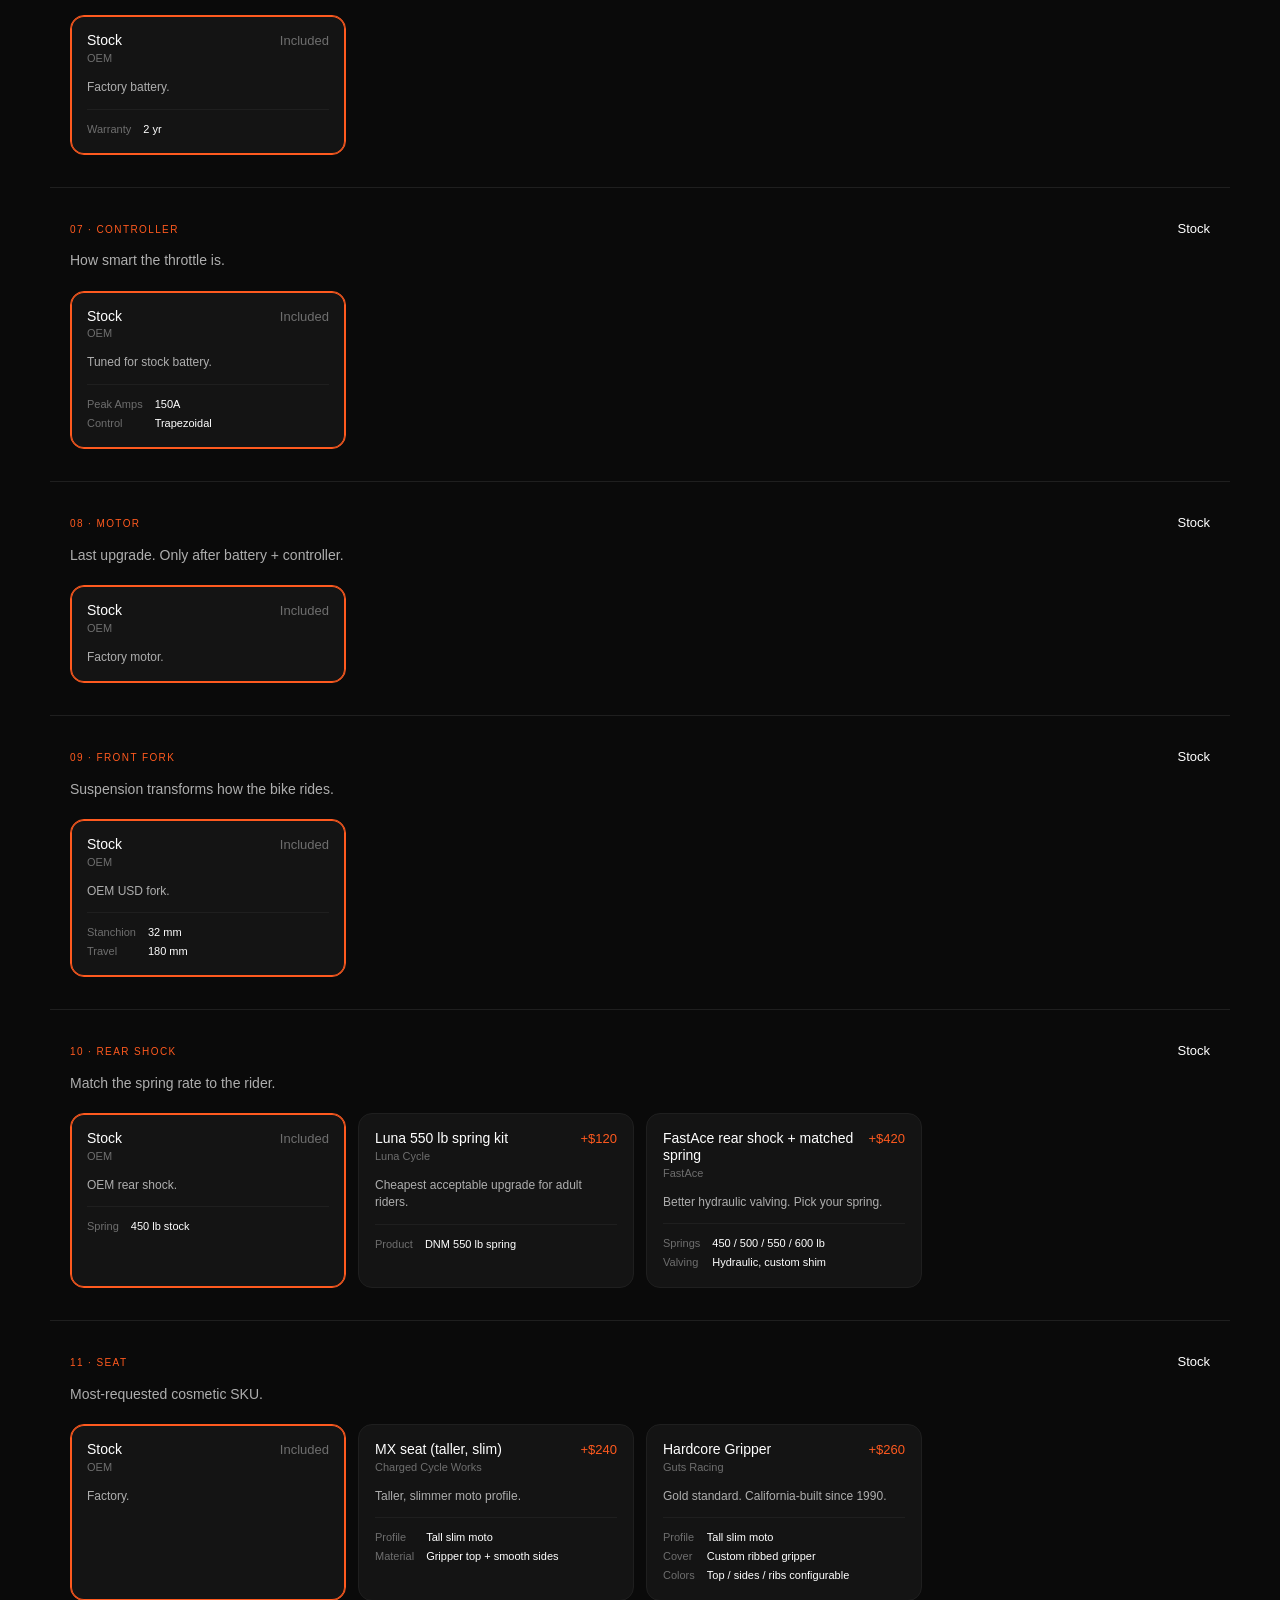
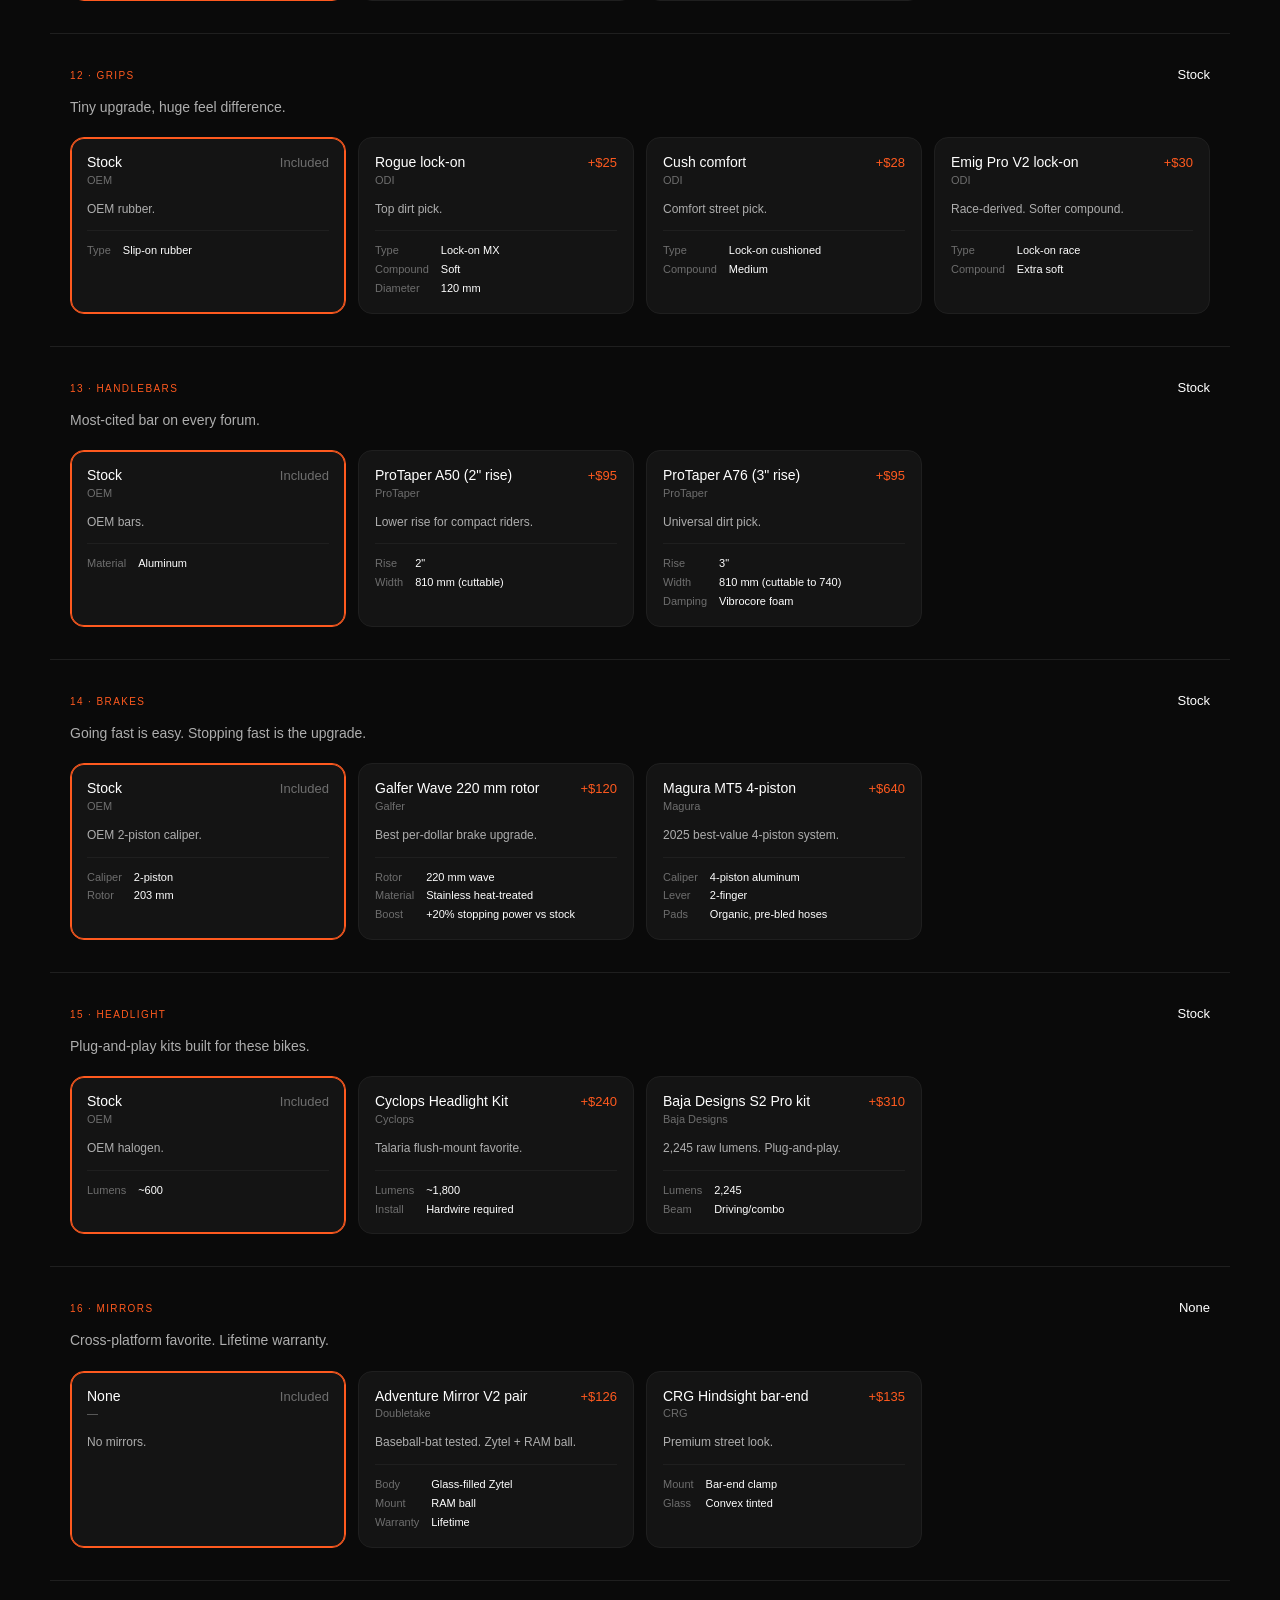
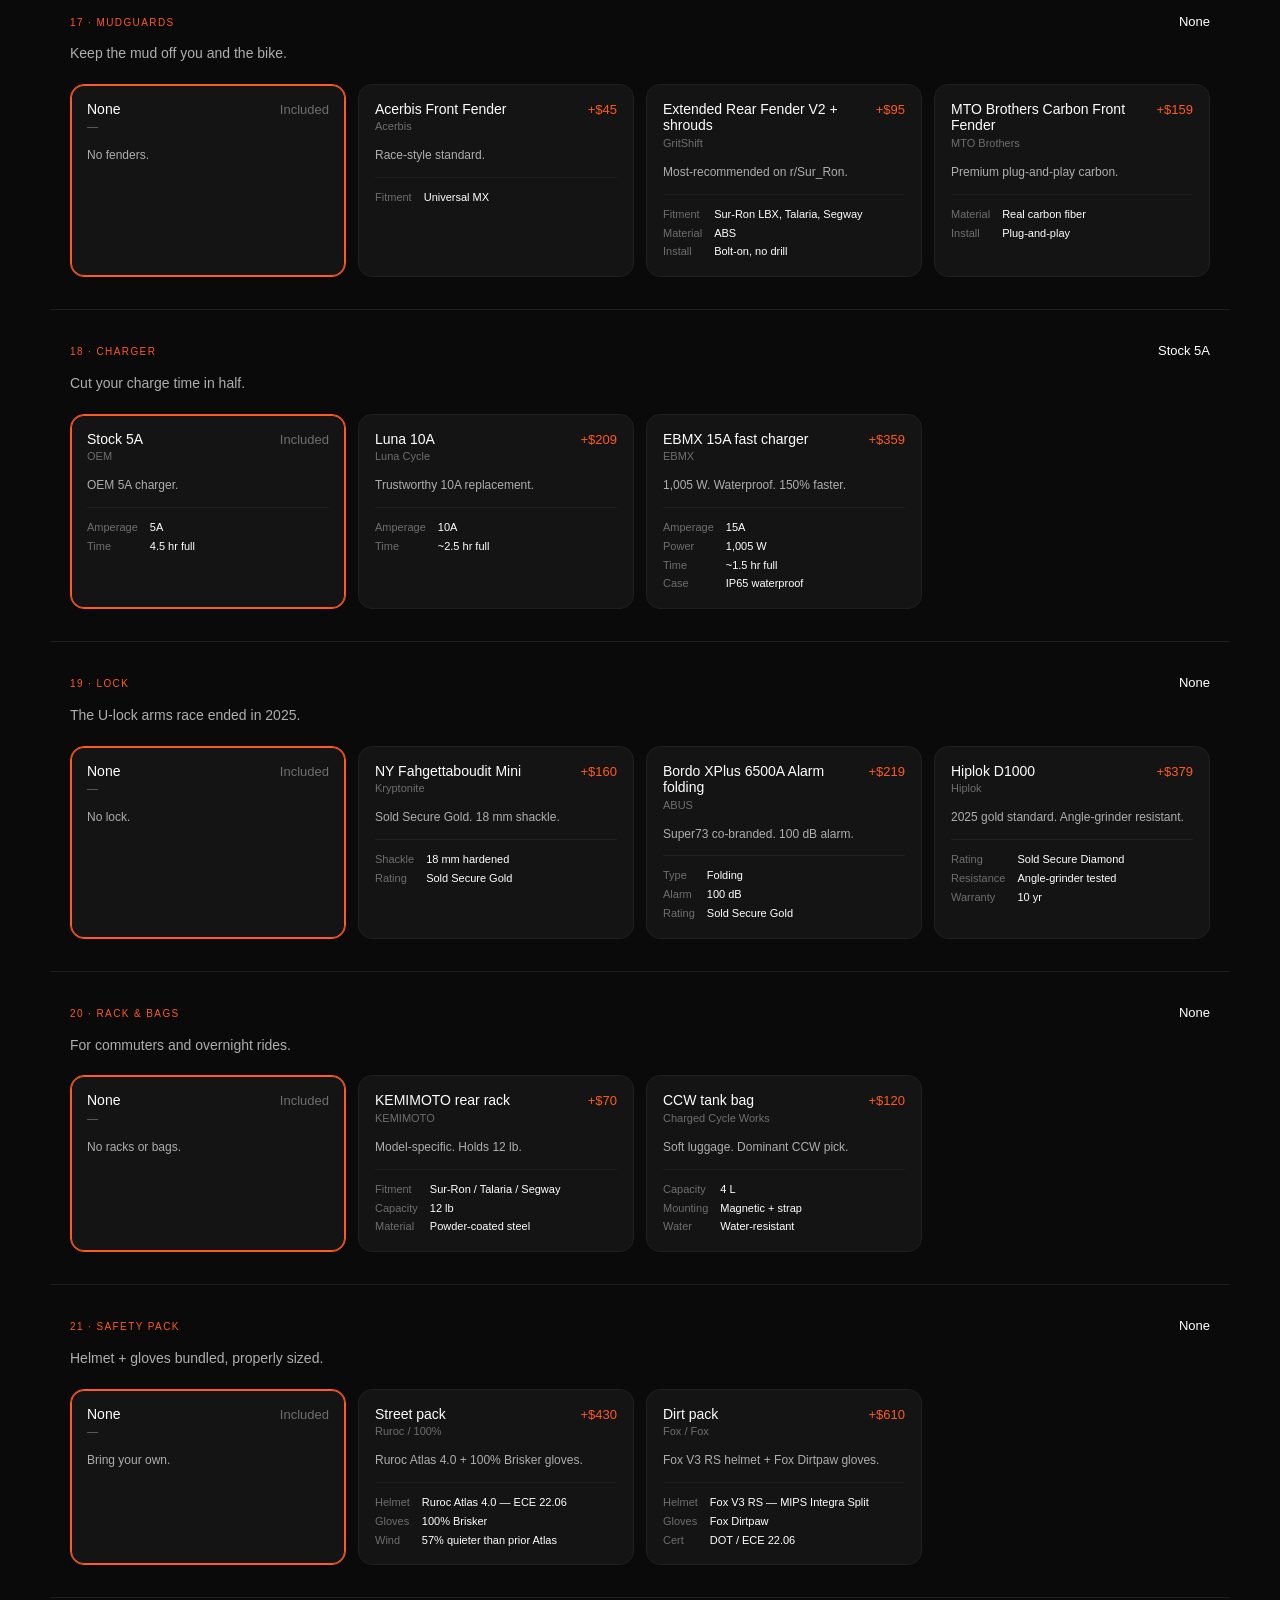
<file: build.html>
<!doctype html>
<html lang="en">
<head>
  <meta charset="utf-8">
  <meta name="viewport" content="width=device-width, initial-scale=1, viewport-fit=cover">
  <meta name="theme-color" content="#0A0A0A">
  <title>Build your MaxRides — Configurator</title>
  <meta name="description" content="Configure your MaxRides bike across 21 component categories with real-world Sur-Ron, Talaria, and Super73-grade parts.">
  <link rel="stylesheet" href="assets/css/styles.css">
  <style>
    /* Builder-specific layout */
    .builder { padding-bottom: 96px; }

    .builder-hero {
      position: -webkit-sticky;
      position: sticky;
      top: 52px;
      z-index: 20;
      background: var(--bg);
      border-bottom: 1px solid var(--border);
    }
    .builder-hero__inner {
      max-width: var(--container-wide);
      margin: 0 auto;
      padding: var(--space-3) var(--space-5);
      display: grid;
      grid-template-columns: 120px 1fr;
      gap: var(--space-4);
      align-items: center;
    }
    .builder-hero__stage {
      background: #FFFFFF;
      border-radius: var(--radius-md);
      padding: 4px 8px;
      height: 64px;
      width: 120px;
      display: flex;
      align-items: center;
      justify-content: center;
    }
    .builder-hero__stage svg,
    .builder-hero__stage img.bike-photo {
      width: 100%;
      height: 100%;
      object-fit: contain;
      display: block;
      transition: filter var(--dur-base) var(--ease-out);
    }
    .builder-hero__meta {
      display: flex;
      justify-content: space-between;
      align-items: baseline;
      gap: var(--space-3);
    }
    .builder-hero__bike {
      font-size: 13px;
      color: var(--text-secondary);
      letter-spacing: 0.02em;
      overflow: hidden;
      text-overflow: ellipsis;
      white-space: nowrap;
    }
    .builder-hero__total {
      font-size: 22px;
      font-weight: 500;
      color: var(--accent);
      font-variant-numeric: tabular-nums;
      flex-shrink: 0;
    }
    .builder-hero__pill-row {
      max-width: var(--container-wide);
      margin: 0 auto;
      padding: 0 var(--space-5) var(--space-2);
      display: flex;
      gap: 6px;
      overflow-x: auto;
      scrollbar-width: none;
    }
    .builder-hero__pill-row::-webkit-scrollbar { display: none; }
    .builder-hero__pill-row .chip { white-space: nowrap; cursor: pointer; font-size: 12px; padding: 4px 10px; }
    @media (max-width: 720px) {
      .builder-hero__inner { grid-template-columns: 100px 1fr; padding: var(--space-2) var(--space-4); gap: var(--space-3); }
      .builder-hero__stage { height: 52px; width: 100px; }
      .builder-hero__total { font-size: 18px; }
      .builder-hero__bike { font-size: 12px; }
    }

    .builder-section {
      max-width: var(--container-wide);
      margin: 0 auto;
      padding: var(--space-8) var(--space-5);
      border-bottom: 1px solid var(--border);
      scroll-margin-top: 240px;
    }
    .builder-section__head {
      display: flex;
      align-items: baseline;
      justify-content: space-between;
      gap: var(--space-4);
      margin-bottom: var(--space-5);
    }
    .builder-section__head .selected-name {
      font-size: 13px;
      color: var(--text-primary);
      font-weight: 500;
    }
    .builder-section__blurb {
      color: var(--text-secondary);
      font-size: 14px;
      margin: -8px 0 var(--space-5);
      max-width: 50ch;
    }

    .option-grid {
      display: grid;
      gap: var(--space-3);
      grid-template-columns: repeat(auto-fill, minmax(260px, 1fr));
    }
    .option-grid--narrow { grid-template-columns: repeat(auto-fill, minmax(220px, 1fr)); }

    .option {
      background: var(--surface);
      border: 1px solid var(--border);
      border-radius: var(--radius-lg);
      padding: var(--space-4);
      cursor: pointer;
      transition:
        border-color var(--dur-fast) var(--ease-out),
        background var(--dur-fast) var(--ease-out),
        transform var(--dur-fast) var(--ease-out);
      display: flex;
      flex-direction: column;
      gap: var(--space-3);
    }
    .option:hover { border-color: var(--text-tertiary); }
    .option.is-selected {
      border-color: var(--accent);
      box-shadow: 0 0 0 1px var(--accent) inset;
    }
    .option__head {
      display: flex;
      align-items: baseline;
      justify-content: space-between;
      gap: var(--space-3);
    }
    .option__title {
      font-size: 14px;
      font-weight: 500;
      color: var(--text-primary);
      line-height: var(--lh-snug);
    }
    .option__brand { font-size: 11px; color: var(--text-tertiary); margin-top: 2px; }
    .option__price {
      font-size: 13px;
      font-weight: 500;
      color: var(--accent);
      white-space: nowrap;
    }
    .option__price.is-included { color: var(--text-tertiary); }
    .option__summary { font-size: 12px; color: var(--text-secondary); line-height: var(--lh-normal); }
    .option__specs {
      display: grid;
      grid-template-columns: auto 1fr;
      gap: 3px 12px;
      font-size: 11px;
      border-top: 1px solid var(--border);
      padding-top: var(--space-3);
    }
    .option__specs dt { color: var(--text-tertiary); text-transform: capitalize; }
    .option__specs dd { color: var(--text-primary); }

    /* Color swatches for FRAME_COLORS */
    .color-row {
      display: flex;
      gap: var(--space-3);
      flex-wrap: wrap;
    }
    .color-swatch-btn {
      display: flex;
      flex-direction: column;
      align-items: center;
      gap: 6px;
      cursor: pointer;
    }
    .color-swatch-btn .swatch { width: 44px; height: 44px; }
    .color-swatch-btn .name { font-size: 10px; color: var(--text-tertiary); }
    .color-swatch-btn.is-selected .name { color: var(--text-primary); }
    .color-swatch-btn.is-selected .swatch { border-color: var(--text-primary); transform: scale(1.05); }
    .color-swatch-btn .delta { font-size: 9px; color: var(--accent); }

    /* Custom plate number input */
    .plate-input {
      display: flex;
      align-items: center;
      gap: var(--space-3);
      background: var(--surface);
      border: 1px solid var(--border-strong);
      border-radius: var(--radius-md);
      padding: 10px 14px;
      margin-top: var(--space-4);
    }
    .plate-input label { font-size: 11px; color: var(--text-tertiary); text-transform: uppercase; letter-spacing: 0.06em; }
    .plate-input input {
      flex: 1;
      border: none;
      background: transparent;
      color: var(--text-primary);
      font-size: 16px;
      font-weight: 500;
      letter-spacing: 0.04em;
      text-align: right;
    }
    .plate-input input::placeholder { color: var(--text-quaternary); }

    /* Builder footer (sticky bottom) */
    .builder-footer {
      position: fixed;
      left: 0; right: 0; bottom: 0;
      z-index: 30;
      background: rgba(10,10,10,0.92);
      backdrop-filter: saturate(140%) blur(18px);
      border-top: 1px solid var(--border);
    }
    .builder-footer__inner {
      max-width: var(--container-wide);
      margin: 0 auto;
      padding: var(--space-3) var(--space-5);
      display: flex;
      align-items: center;
      justify-content: space-between;
      gap: var(--space-4);
    }
    .builder-footer__total .label { font-size: 10px; color: var(--text-tertiary); letter-spacing: 0.06em; text-transform: uppercase; }
    .builder-footer__total .value { font-size: 18px; font-weight: 500; color: var(--text-primary); font-variant-numeric: tabular-nums; }
    .builder-footer__actions { display: flex; gap: var(--space-2); }
    @media (max-width: 480px) {
      .builder-footer__actions .btn--save { display: none; }
    }

    /* ===== Live bike viewer (photo + parallax rotation) ===== */
    .bike-3d-section {
      background:
        radial-gradient(ellipse 70% 60% at 50% 65%, #EFEFEF 0%, #FFFFFF 60%, #FAFAFA 100%);
      border-bottom: 1px solid var(--border);
      position: relative;
      overflow: hidden;
    }
    .bike-3d-viewer {
      max-width: var(--container-wide);
      margin: 0 auto;
      height: 520px;
      position: relative;
      perspective: 1800px;
      perspective-origin: 50% 55%;
      touch-action: pan-y;
      cursor: grab;
      user-select: none;
      -webkit-user-select: none;
    }
    .bike-3d-viewer:active { cursor: grabbing; }
    .bike-3d-stage {
      position: absolute;
      inset: 0;
      display: flex;
      align-items: center;
      justify-content: center;
      transform-style: preserve-3d;
      will-change: transform;
    }
    .bike-3d-photo-wrap {
      position: relative;
      width: 78%;
      height: 78%;
      display: flex;
      align-items: center;
      justify-content: center;
      transform-style: preserve-3d;
      will-change: transform, filter;
      transition: filter 280ms ease;
    }
    /* bike-layer wraps the photo + tints. Flipped (scaleX(-1)) for left-facing
       bike photos so all 13 bikes face the same direction in the rendered output. */
    .bike-3d-bike-layer {
      position: absolute;
      inset: 0;
      display: flex;
      align-items: center;
      justify-content: center;
      transform-origin: center center;
      transition: transform 380ms cubic-bezier(.2,.7,.2,1);
      will-change: transform;
    }
    .bike-3d-bike-layer.is-flipped { transform: scaleX(-1); }
    .bike-3d-photo {
      max-width: 100%;
      max-height: 100%;
      object-fit: contain;
      filter:
        drop-shadow(0 40px 36px rgba(0,0,0,0.28))
        drop-shadow(0 10px 14px rgba(0,0,0,0.16));
      transition: opacity 220ms ease;
      pointer-events: none;
      -webkit-user-drag: none;
      position: relative;
      z-index: 1;
    }
    .bike-3d-photo.is-swapping { opacity: 0; }
    /* Frame tint layer — masked to JUST the frame (per-bike <slug>-frame.webp).
       Wheels, tires, seat keep their original color. CSS sets up the masking
       chain; bike-viewer.js picks blend mode + opacity per chosen color. */
    .bike-3d-tint {
      position: absolute;
      inset: 0;
      pointer-events: none;
      background-color: #FF5A1F;
      mix-blend-mode: color;
      -webkit-mask-image: var(--frame-mask, var(--bike-mask, none));
              mask-image: var(--frame-mask, var(--bike-mask, none));
      -webkit-mask-size: contain;
              mask-size: contain;
      -webkit-mask-repeat: no-repeat;
              mask-repeat: no-repeat;
      -webkit-mask-position: center;
              mask-position: center;
      opacity: 0;
      transition: opacity 280ms ease, background-color 280ms ease;
      z-index: 2;
    }
    .bike-3d-tint.is-active { opacity: 0.95; }
    /* Rim tint layer — masked to JUST the wheel rims (<slug>-rims.webp).
       Driven by setWheelRimColor or the selected wheels option (Warp 9 gold,
       Excel KKE black, stock = no tint). */
    .bike-3d-rim-tint {
      position: absolute;
      inset: 0;
      pointer-events: none;
      background-color: transparent;
      mix-blend-mode: color;
      -webkit-mask-image: var(--rim-mask, none);
              mask-image: var(--rim-mask, none);
      -webkit-mask-size: contain;
              mask-size: contain;
      -webkit-mask-repeat: no-repeat;
              mask-repeat: no-repeat;
      -webkit-mask-position: center;
              mask-position: center;
      opacity: 0;
      transition: opacity 280ms ease, background-color 280ms ease;
      z-index: 2;
    }
    .bike-3d-rim-tint.is-active { opacity: 0.9; }
    .bike-3d-shadow {
      position: absolute;
      left: 50%;
      bottom: 6%;
      width: 62%;
      height: 26px;
      background: radial-gradient(ellipse at center, rgba(0,0,0,0.35) 0%, rgba(0,0,0,0.18) 40%, transparent 75%);
      transform: translateX(-50%);
      pointer-events: none;
      filter: blur(8px);
      will-change: transform, opacity;
    }
    /* Anchored number plate — positioned at the bike's actual front-plate
       region per bike (plateX/Y in BIKE_TUNING). Sits inside photo-wrap so
       it rotates with the bike during drag, but lives OUTSIDE bike-layer
       so it isn't mirrored when the photo is flipped. */
    .bike-3d-plate {
      position: absolute;
      /* left/top + the JS-set translate(-50%,-50%) center on the anchor */
      left: 22%;
      top: 36%;
      width: 88px;
      height: 88px;
      border-radius: 12px;
      display: flex;
      align-items: center;
      justify-content: center;
      font-family: 'Helvetica Neue', Helvetica, Arial, sans-serif;
      font-weight: 700;
      font-size: 28px;
      letter-spacing: 0.02em;
      color: #FFFFFF;
      background: #FF5A1F;
      border: 2px solid rgba(0,0,0,0.18);
      box-shadow:
        0 6px 18px rgba(0,0,0,0.28),
        0 1px 3px rgba(0,0,0,0.18),
        inset 0 0 0 3px rgba(255,255,255,0.22);
      transform: translate(-50%,-50%) rotate(-4deg);
      transform-origin: center center;
      transition: opacity 260ms ease, background-color 240ms ease, color 240ms ease;
      pointer-events: none;
      z-index: 4;
    }
    .bike-3d-plate.is-hidden { opacity: 0; }
    .bike-3d-plate--light { color: #0A0A0A; }

    /* Tap-react pulse — bike-layer briefly scales up + shadow pulses
       so every customization tap visibly lands on the model. */
    @keyframes bike-react-pulse {
      0%   { transform: scale(1);    }
      50%  { transform: scale(1.045); }
      100% { transform: scale(1);    }
    }
    @keyframes bike-react-pulse-flipped {
      0%   { transform: scaleX(-1) scale(1);    }
      50%  { transform: scaleX(-1) scale(1.045); }
      100% { transform: scaleX(-1) scale(1);    }
    }
    .bike-3d-bike-layer.is-reacting {
      animation: bike-react-pulse 320ms cubic-bezier(.2,.7,.2,1);
    }
    .bike-3d-bike-layer.is-reacting.is-flipped {
      animation: bike-react-pulse-flipped 320ms cubic-bezier(.2,.7,.2,1);
    }
    /* Builder-total price-pulse synced with the bike react */
    @keyframes price-pulse {
      0%   { transform: scale(1);   color: var(--accent); }
      50%  { transform: scale(1.08); color: #FF8A4F;       }
      100% { transform: scale(1);   color: var(--accent); }
    }
    .builder-hero__total.is-pulsing,
    .builder-footer__total .value.is-pulsing {
      animation: price-pulse 320ms cubic-bezier(.2,.7,.2,1);
      transform-origin: center right;
      display: inline-block;
    }

    .bike-3d-hint {
      position: absolute;
      bottom: 16px;
      left: 50%;
      transform: translateX(-50%);
      font-size: 11px;
      color: #555;
      background: rgba(255,255,255,0.92);
      padding: 6px 16px;
      border-radius: 999px;
      pointer-events: none;
      letter-spacing: 0.06em;
      text-transform: uppercase;
      box-shadow: 0 2px 14px rgba(0,0,0,0.08);
      opacity: 1;
      transition: opacity 600ms ease;
    }
    .bike-3d-hint.is-hidden { opacity: 0; }
    .bike-3d-label {
      position: absolute;
      top: 18px;
      left: 22px;
      color: #1a1a1a;
      pointer-events: none;
      z-index: 2;
    }
    .bike-3d-label .eyebrow { color: var(--accent); margin-bottom: 2px; font-size: 11px; letter-spacing: 0.08em; text-transform: uppercase; }
    .bike-3d-label .title { font-size: 20px; font-weight: 500; color: #0a0a0a; }
    @media (max-width: 720px) {
      .bike-3d-viewer { height: 380px; }
      .bike-3d-label { top: 12px; left: 14px; }
      .bike-3d-label .title { font-size: 15px; }
      .bike-3d-plate { width: 58px; height: 58px; font-size: 22px; top: 36%; left: 14%; }
    }
  </style>
</head>
<body>

  <header class="site-header">
    <div class="site-header__inner">
      <a href="index.html" class="wordmark" aria-label="MaxRides home">maxrides</a>
      <nav class="site-nav" aria-label="Primary">
        <a href="index.html">Shop</a>
        <a href="build.html" class="active">Build</a>
        <a href="rides.html">Rides</a>
        <a href="reviews.html">Reviews</a>
      </nav>
      <a class="icon-link" href="cart.html" aria-label="Cart">
        <span>Cart</span>
        <span data-cart-count class="caption"></span>
      </a>
    </div>
  </header>

  <main class="builder">

    <!-- ===== Live bike viewer (photo + parallax rotation, plate overlay) ===== -->
    <section class="bike-3d-section">
      <div class="bike-3d-viewer" id="bike-3d-viewer" aria-label="Live bike preview">
        <div class="bike-3d-label">
          <p class="eyebrow" id="bike-3d-eyebrow">Live preview</p>
          <p class="title" id="bike-3d-title">Sur-Ron Light Bee X</p>
        </div>
        <div class="bike-3d-stage" id="bike-3d-stage">
          <div class="bike-3d-shadow" id="bike-3d-shadow"></div>
          <div class="bike-3d-photo-wrap" id="bike-3d-photo-wrap">
            <!-- bike-layer holds the photo + tint overlays. It can mirror via
                 scaleX(-1) for left-facing bike photos without affecting the
                 plate (which is anchored in rendered-space coords). -->
            <div class="bike-3d-bike-layer" id="bike-3d-bike-layer">
              <img id="bike-3d-photo" class="bike-3d-photo" alt="" draggable="false">
              <div id="bike-3d-rim-tint" class="bike-3d-rim-tint" aria-hidden="true"></div>
              <div id="bike-3d-tint" class="bike-3d-tint" aria-hidden="true"></div>
            </div>
            <div class="bike-3d-plate is-hidden" id="bike-3d-plate" aria-hidden="true">73</div>
          </div>
        </div>
        <div class="bike-3d-hint" id="bike-3d-hint">Drag to rotate</div>
      </div>
    </section>

    <!-- Sticky hero: bike preview + live total -->
    <div class="builder-hero">
      <div class="builder-hero__inner">
        <div class="builder-hero__stage" id="builder-stage" data-bike="sur-ron-light-bee-x" data-accent="#FF5A1F"></div>
        <div class="builder-hero__meta">
          <div class="builder-hero__bike" id="builder-bike-label">Building · Sur-Ron Light Bee X</div>
          <div class="builder-hero__total" id="builder-total">$4,400</div>
        </div>
      </div>
      <div class="builder-hero__pill-row" id="bike-pill-row" aria-label="Switch bike"></div>
    </div>

    <!-- ===== 01 · Frame color (custom — swatches) ===== -->
    <section class="builder-section" id="cat-color">
      <div class="builder-section__head">
        <p class="eyebrow">01 · Frame color</p>
        <span class="selected-name" id="selected-color">Gloss orange</span>
      </div>
      <p class="builder-section__blurb">Solid colors. Picks the base layer of the paint job.</p>
      <div class="color-row" id="color-row"></div>
    </section>

    <!-- The other 20 categories are rendered by build.js into this container -->
    <div id="categories-host"></div>

  </main>

  <!-- Sticky footer -->
  <div class="builder-footer">
    <div class="builder-footer__inner">
      <div class="builder-footer__total">
        <div class="label">Your build</div>
        <div class="value" id="footer-total">$4,400</div>
      </div>
      <div class="builder-footer__actions">
        <button type="button" class="btn btn--secondary btn--save" id="save-wishlist-btn">Save to wishlist</button>
        <button type="button" class="btn btn--primary" id="add-to-cart-btn">Add to cart<span class="btn__arrow">→</span></button>
      </div>
    </div>
  </div>

  <script src="assets/js/data.js?v=2b2"></script>
  <script src="assets/js/bikes.js?v=2b2"></script>
  <script src="assets/js/bike-viewer.js?v=2b2"></script>
  <script src="assets/js/build.js?v=2b2"></script>
  <script src="assets/js/app.js?v=2b2"></script>
</body>
</html>
</file>
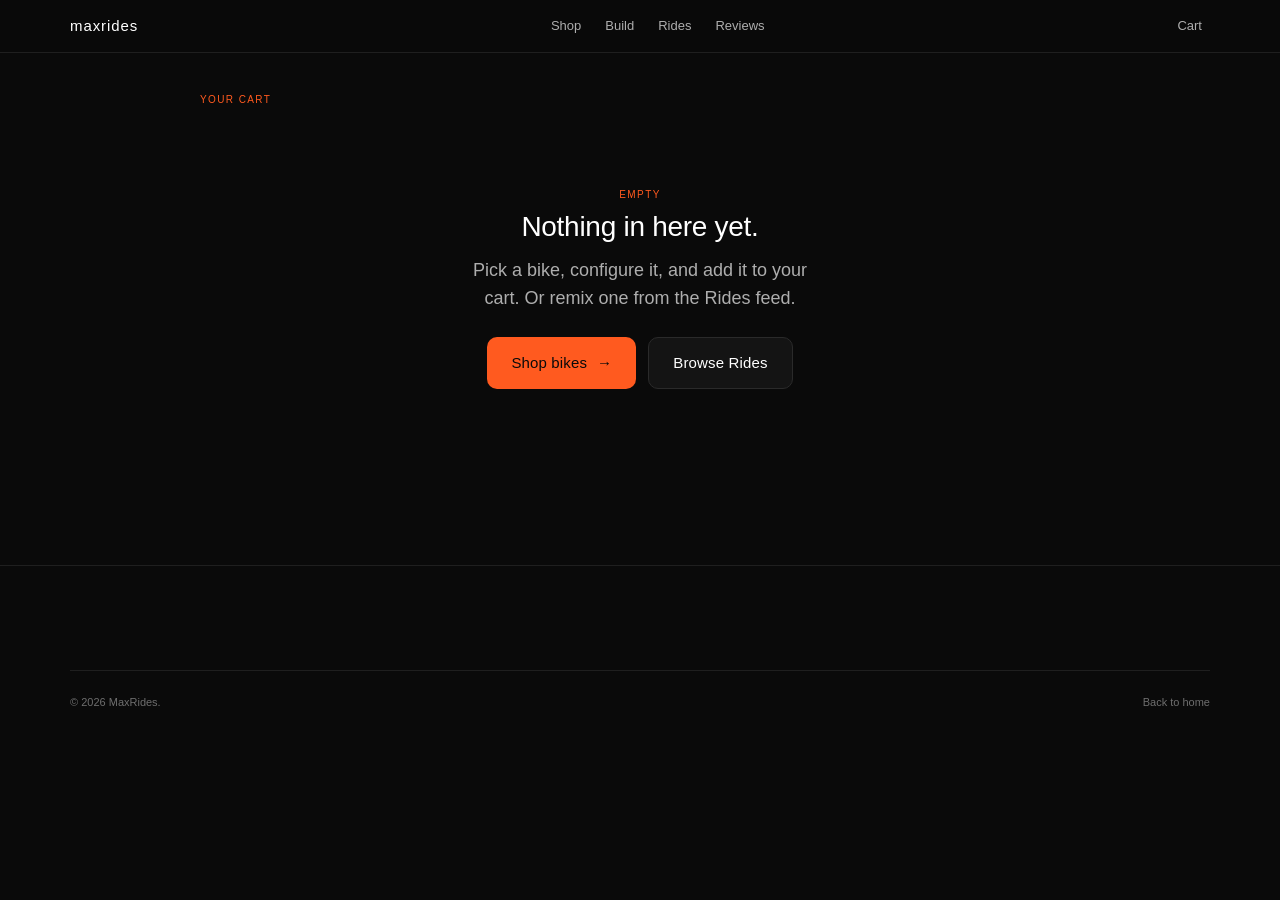
<file: cart.html>
<!doctype html>
<html lang="en">
<head>
  <meta charset="utf-8">
  <meta name="viewport" content="width=device-width, initial-scale=1, viewport-fit=cover">
  <meta name="theme-color" content="#0A0A0A">
  <title>Cart — MaxRides</title>
  <link rel="stylesheet" href="assets/css/styles.css">
  <style>
    .cart { padding: var(--space-10) 0 var(--space-24); }
    .cart-empty { text-align: center; padding: var(--space-20) var(--space-4); }
    .cart-empty .body-lg { max-width: 36ch; margin: var(--space-3) auto 0; }

    .cart-item {
      display: grid;
      grid-template-columns: 180px 1fr;
      gap: var(--space-6);
      padding: var(--space-6) 0;
      border-bottom: 1px solid var(--border);
    }
    .cart-item__thumb {
      background: #FFFFFF;
      border-radius: var(--radius-lg);
      padding: var(--space-3);
      align-self: start;
    }
    .cart-item__thumb svg { width: 100%; height: auto; }
    .cart-item__label { color: var(--accent); font-size: 10px; letter-spacing: 0.14em; text-transform: uppercase; }
    .cart-item__name  { font-size: 20px; font-weight: 500; margin-top: 2px; }
    .cart-item__sub   { color: var(--text-secondary); font-size: 13px; margin-top: 4px; }
    .cart-item__lines {
      margin-top: var(--space-4);
      display: grid;
      grid-template-columns: 1fr auto;
      gap: 4px 16px;
      font-size: 12px;
    }
    .cart-item__lines dt { color: var(--text-tertiary); }
    .cart-item__lines dt.is-base { color: var(--text-primary); }
    .cart-item__lines dd { text-align: right; color: var(--text-primary); font-variant-numeric: tabular-nums; }
    .cart-item__total {
      grid-column: 1 / -1;
      display: flex;
      justify-content: space-between;
      align-items: center;
      padding-top: var(--space-3);
      border-top: 1px solid var(--border);
      margin-top: var(--space-3);
    }
    .cart-item__actions { display: flex; gap: var(--space-3); margin-top: var(--space-4); }

    .qty-stepper {
      display: inline-flex;
      align-items: center;
      gap: var(--space-3);
      border: 1px solid var(--border-strong);
      border-radius: var(--radius-md);
      padding: 4px 12px;
    }
    .qty-stepper button {
      width: 22px;
      height: 22px;
      border-radius: var(--radius-sm);
      color: var(--text-primary);
      display: inline-flex;
      align-items: center;
      justify-content: center;
      font-size: 16px;
      background: var(--surface);
      transition: background var(--dur-fast) var(--ease-out);
    }
    .qty-stepper button:hover { background: var(--surface-hover); }

    .summary {
      background: var(--surface);
      border-radius: var(--radius-lg);
      border: 1px solid var(--border);
      padding: var(--space-6);
      margin-top: var(--space-8);
    }
    .summary__row {
      display: flex;
      justify-content: space-between;
      align-items: baseline;
      padding: 6px 0;
      font-size: 14px;
      color: var(--text-secondary);
    }
    .summary__row .v { color: var(--text-primary); font-variant-numeric: tabular-nums; }
    .summary__row--total {
      border-top: 1px solid var(--border);
      margin-top: var(--space-3);
      padding-top: var(--space-4);
    }
    .summary__row--total .l { color: var(--text-primary); font-size: 16px; font-weight: 500; }
    .summary__row--total .v { color: var(--accent); font-size: 26px; font-weight: 500; }
    .summary__row--accent .v { color: var(--accent); }
    .summary__financing { color: var(--text-tertiary); font-size: 11px; text-align: right; margin-top: var(--space-2); }

    .checkout-actions { display: grid; gap: var(--space-3); margin-top: var(--space-6); }

    .trust-row {
      display: grid;
      grid-template-columns: repeat(4, 1fr);
      gap: var(--space-3);
      margin-top: var(--space-8);
      padding-top: var(--space-6);
      border-top: 1px solid var(--border);
    }
    .trust-row > div {
      text-align: center;
      font-size: 11px;
      color: var(--text-secondary);
      line-height: 1.4;
    }
    .trust-row > div span { display: block; color: var(--accent); font-size: 16px; margin-bottom: 4px; }

    @media (max-width: 720px) {
      .cart-item { grid-template-columns: 1fr; }
      .cart-item__thumb { width: 60%; }
      .trust-row { grid-template-columns: 1fr 1fr; gap: var(--space-4); }
    }
  </style>
</head>
<body>

  <header class="site-header">
    <div class="site-header__inner">
      <a href="index.html" class="wordmark">maxrides</a>
      <nav class="site-nav">
        <a href="index.html">Shop</a>
        <a href="build.html">Build</a>
        <a href="rides.html">Rides</a>
        <a href="reviews.html">Reviews</a>
      </nav>
      <a class="icon-link" href="cart.html" aria-label="Cart">
        <span>Cart</span>
        <span data-cart-count class="caption"></span>
      </a>
    </div>
  </header>

  <main class="cart container-base">
    <p class="eyebrow">Your cart</p>
    <h1 class="h1" id="cart-title" style="margin-top:var(--space-2);">Loading your build…</h1>

    <div id="cart-items"></div>

    <div id="cart-summary"></div>

    <div id="cart-empty" class="cart-empty" hidden>
      <p class="eyebrow">Empty</p>
      <h2 class="h2" style="margin-top:var(--space-2);">Nothing in here yet.</h2>
      <p class="body-lg">Pick a bike, configure it, and add it to your cart. Or remix one from the Rides feed.</p>
      <div style="margin-top:var(--space-6); display:flex; gap:var(--space-3); justify-content:center;">
        <a href="index.html" class="btn btn--primary btn--lg">Shop bikes<span class="btn__arrow">→</span></a>
        <a href="rides.html" class="btn btn--secondary btn--lg">Browse Rides</a>
      </div>
    </div>
  </main>

  <footer class="site-footer">
    <div class="container-wide">
      <div class="site-footer__legal">
        <span>&copy; <span data-year>2026</span> MaxRides.</span>
        <span><a href="index.html">Back to home</a></span>
      </div>
    </div>
  </footer>

  <script src="assets/js/data.js"></script>
  <script src="assets/js/bikes.js"></script>
  <script src="assets/js/app.js"></script>
  <script>
  (function () {
    'use strict';
    var DATA = window.MAXRIDES_DATA;
    var titleEl = document.getElementById('cart-title');
    var itemsEl = document.getElementById('cart-items');
    var summaryEl = document.getElementById('cart-summary');
    var emptyEl = document.getElementById('cart-empty');
    var raw = localStorage.getItem('maxrides.cart');
    var cart = raw ? JSON.parse(raw) : [];

    function fmt(n) { return '$' + n.toLocaleString('en-US'); }
    function escapeHtml(s) { return String(s).replace(/[&<>"']/g, function (c) { return { '&':'&amp;','<':'&lt;','>':'&gt;','"':'&quot;',"'":'&#39;' }[c]; }); }

    function renderItem(item, idx) {
      var div = document.createElement('article');
      div.className = 'cart-item';
      var lines = item.lineItems.map(function (li, i) {
        var cls = i === 0 ? 'is-base' : '';
        return '<dt class="' + cls + '">' + escapeHtml(li.label) + '</dt><dd>' + fmt(li.price) + '</dd>';
      }).join('');
      var itemTotal = item.lineItems.reduce(function (s, li) { return s + li.price; }, 0);

      div.innerHTML =
        '<div class="cart-item__thumb">' + window.bikeImage(item.bike, item.colorHex || '#FF5A1F') + '</div>' +
        '<div>' +
          '<div class="cart-item__label">' + escapeHtml(item.bikeName.replace(/^The /, '')) + '</div>' +
          '<div class="cart-item__name">' + escapeHtml(item.bikeName) + '</div>' +
          '<div class="cart-item__sub">Color: ' + escapeHtml(item.colorName) + ' &middot; Plate #' + escapeHtml(item.plate) + '</div>' +
          '<dl class="cart-item__lines">' + lines + '</dl>' +
          '<div class="cart-item__total">' +
            '<div class="qty-stepper" aria-label="Quantity">' +
              '<button type="button" data-qty-down>−</button>' +
              '<span data-qty>' + (item.qty || 1) + '</span>' +
              '<button type="button" data-qty-up>+</button>' +
            '</div>' +
            '<div><span class="text-tertiary body-sm">Item total</span> <strong style="font-size:18px;margin-left:8px;color:var(--accent);">' + fmt(itemTotal * (item.qty || 1)) + '</strong></div>' +
          '</div>' +
          '<div class="cart-item__actions">' +
            '<a class="btn btn--secondary btn--sm" href="build.html?bike=' + encodeURIComponent(item.bike) + '&preload=' + encodeURIComponent(btoa(JSON.stringify({ bike: item.bike, color: item.color, selections: item.selections, plate: item.plate }))) + '">Edit build</a>' +
            '<button type="button" class="btn btn--ghost btn--sm" data-remove>Remove</button>' +
          '</div>' +
        '</div>';

      div.querySelector('[data-qty-up]').addEventListener('click', function () { cart[idx].qty = (cart[idx].qty || 1) + 1; persistAndRerender(); });
      div.querySelector('[data-qty-down]').addEventListener('click', function () { cart[idx].qty = Math.max(1, (cart[idx].qty || 1) - 1); persistAndRerender(); });
      div.querySelector('[data-remove]').addEventListener('click', function () { cart.splice(idx, 1); persistAndRerender(); });

      return div;
    }

    function calcSubtotal() {
      return cart.reduce(function (sum, item) {
        var t = item.lineItems.reduce(function (s, li) { return s + li.price; }, 0);
        return sum + t * (item.qty || 1);
      }, 0);
    }

    function renderSummary() {
      var subtotal = calcSubtotal();
      var taxRate = 0.0775;
      var shippingFree = subtotal >= 999;
      var shipping = shippingFree ? 0 : 49;
      var tax = Math.round(subtotal * taxRate);
      var total = subtotal + shipping + tax;
      var affirm = Math.ceil(total / 4);
      summaryEl.innerHTML =
        '<div class="summary">' +
          '<p class="eyebrow">Order summary</p>' +
          '<div class="summary__row" style="margin-top:var(--space-3);"><span class="l">Subtotal</span><span class="v">' + fmt(subtotal) + '</span></div>' +
          '<div class="summary__row summary__row--accent"><span class="l">Shipping</span><span class="v">' + (shippingFree ? 'FREE' : fmt(shipping)) + '</span></div>' +
          '<div class="summary__row"><span class="l">Tax (est.)</span><span class="v">' + fmt(tax) + '</span></div>' +
          '<div class="summary__row summary__row--total"><span class="l">Total</span><span class="v">' + fmt(total) + '</span></div>' +
          '<p class="summary__financing">or 4 payments of ' + fmt(affirm) + ' with Affirm</p>' +
          '<div class="checkout-actions">' +
            '<button class="btn btn--primary btn--lg" id="checkout-btn">Checkout securely<span class="btn__arrow">→</span></button>' +
            '<button class="btn btn--secondary btn--lg" id="apple-pay-btn">Pay with apple pay</button>' +
          '</div>' +
          '<div class="trust-row">' +
            '<div><span>✓</span>Free shipping<br>over $999</div>' +
            '<div><span>⛨</span>2-yr<br>warranty</div>' +
            '<div><span>↩</span>30-day<br>returns</div>' +
            '<div><span>⚿</span>Secure<br>checkout</div>' +
          '</div>' +
        '</div>';
      document.getElementById('checkout-btn').addEventListener('click', goCheckout);
      document.getElementById('apple-pay-btn').addEventListener('click', goCheckout);
    }

    function goCheckout() {
      // For v1: simulate checkout success → confirmation page with order details
      var payload = { items: cart, subtotal: calcSubtotal(), at: Date.now() };
      try { localStorage.setItem('maxrides.lastOrder', JSON.stringify(payload)); } catch (e) {}
      window.location.href = 'order-confirmation.html';
    }

    function persistAndRerender() {
      localStorage.setItem('maxrides.cart', JSON.stringify(cart));
      if (window.MAXRIDES && window.MAXRIDES.refreshCartBadge) window.MAXRIDES.refreshCartBadge();
      render();
    }

    function render() {
      itemsEl.innerHTML = '';
      if (!cart.length) {
        titleEl.style.display = 'none';
        summaryEl.innerHTML = '';
        emptyEl.hidden = false;
        return;
      }
      emptyEl.hidden = true;
      titleEl.style.display = '';
      var count = cart.reduce(function (s, i) { return s + (i.qty || 1); }, 0);
      titleEl.textContent = count + (count === 1 ? ' item.' : ' items.');
      cart.forEach(function (item, idx) {
        itemsEl.appendChild(renderItem(item, idx));
      });
      renderSummary();
    }

    document.addEventListener('DOMContentLoaded', render);
  })();
  </script>
</body>
</html>
</file>
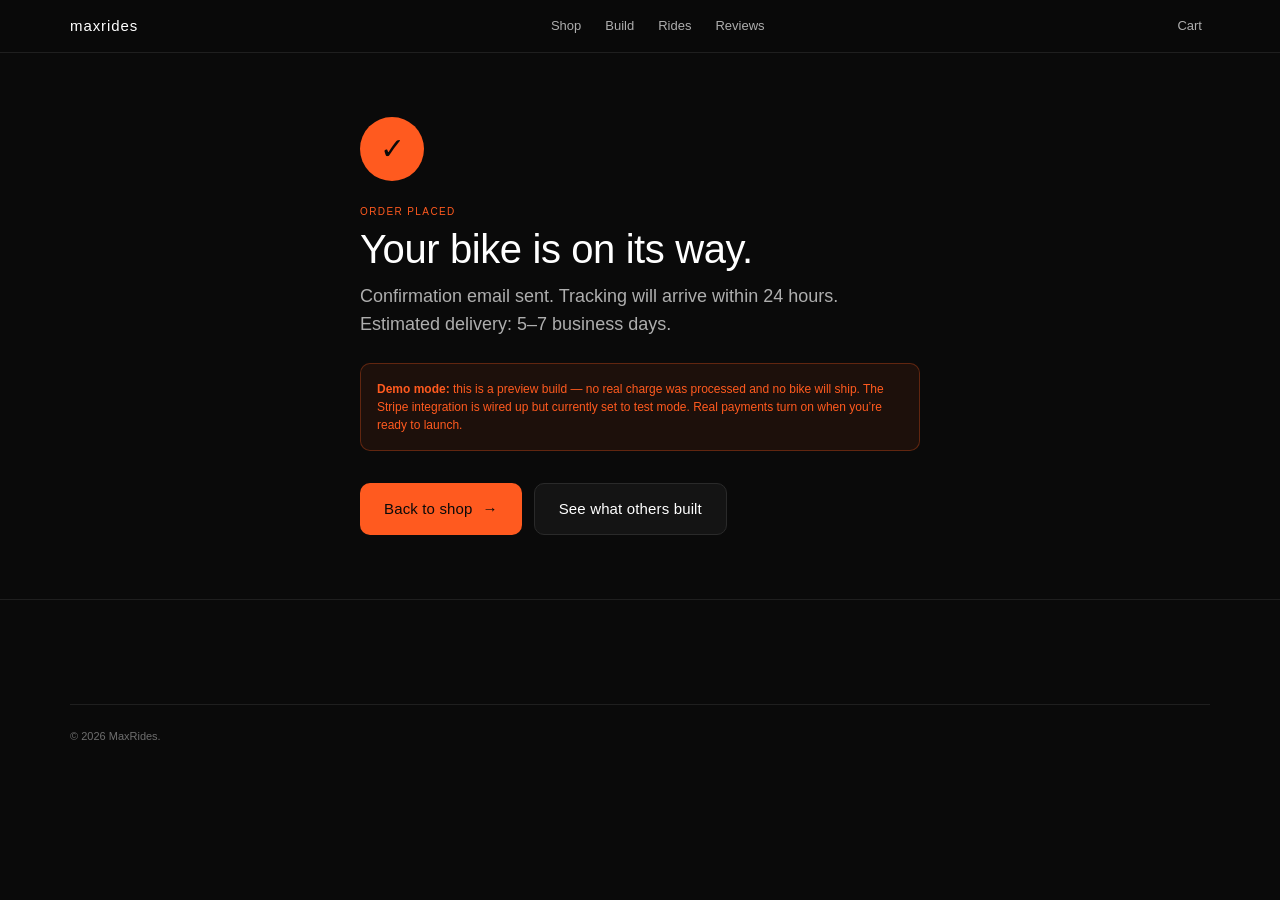
<file: order-confirmation.html>
<!doctype html>
<html lang="en">
<head>
  <meta charset="utf-8">
  <meta name="viewport" content="width=device-width, initial-scale=1, viewport-fit=cover">
  <title>Order placed — MaxRides</title>
  <link rel="stylesheet" href="assets/css/styles.css">
  <style>
    .confirm { padding: var(--space-16) 0; }
    .check-mark {
      width: 64px;
      height: 64px;
      border-radius: var(--radius-full);
      background: var(--accent);
      color: var(--text-on-accent);
      display: flex;
      align-items: center;
      justify-content: center;
      font-size: 30px;
      margin-bottom: var(--space-6);
    }
    .order-meta {
      background: var(--surface);
      border: 1px solid var(--border);
      border-radius: var(--radius-lg);
      padding: var(--space-6);
      margin-top: var(--space-8);
    }
    .order-meta__head {
      display: flex;
      justify-content: space-between;
      align-items: baseline;
      font-size: 12px;
      color: var(--text-tertiary);
      letter-spacing: 0.06em;
      text-transform: uppercase;
      padding-bottom: var(--space-3);
      border-bottom: 1px solid var(--border);
    }
    .order-line {
      display: flex;
      justify-content: space-between;
      padding: var(--space-4) 0;
      border-bottom: 1px solid var(--border);
    }
    .order-line:last-child { border-bottom: none; }
    .order-line h3 { font-size: 15px; font-weight: 500; }
    .order-line p { color: var(--text-secondary); font-size: 12px; margin-top: 2px; }
    .order-line .price { font-size: 15px; font-weight: 500; color: var(--accent); font-variant-numeric: tabular-nums; }
    .demo-note {
      background: rgba(255, 90, 31, 0.08);
      border: 1px solid rgba(255, 90, 31, 0.3);
      border-radius: var(--radius-md);
      padding: var(--space-4);
      margin-top: var(--space-6);
      color: var(--accent);
      font-size: 12px;
      line-height: 1.5;
    }
  </style>
</head>
<body>

  <header class="site-header">
    <div class="site-header__inner">
      <a href="index.html" class="wordmark">maxrides</a>
      <nav class="site-nav">
        <a href="index.html">Shop</a>
        <a href="build.html">Build</a>
        <a href="rides.html">Rides</a>
        <a href="reviews.html">Reviews</a>
      </nav>
      <a class="icon-link" href="cart.html">
        <span>Cart</span>
        <span data-cart-count class="caption"></span>
      </a>
    </div>
  </header>

  <main class="confirm container-narrow">
    <div class="check-mark" aria-hidden="true">✓</div>
    <p class="eyebrow">Order placed</p>
    <h1 class="h1" style="margin-top:var(--space-2);">Your bike is on its way.</h1>
    <p class="body-lg" style="margin-top:var(--space-3);">Confirmation email sent. Tracking will arrive within 24 hours. Estimated delivery: 5–7 business days.</p>

    <div id="order-meta-host"></div>

    <p class="demo-note">
      <strong>Demo mode:</strong> this is a preview build — no real charge was processed and no bike will ship. The Stripe integration is wired up but currently set to test mode. Real payments turn on when you’re ready to launch.
    </p>

    <div style="display:flex; gap:var(--space-3); margin-top:var(--space-8); flex-wrap:wrap;">
      <a href="index.html" class="btn btn--primary btn--lg">Back to shop<span class="btn__arrow">→</span></a>
      <a href="rides.html" class="btn btn--secondary btn--lg">See what others built</a>
    </div>
  </main>

  <footer class="site-footer">
    <div class="container-wide">
      <div class="site-footer__legal">
        <span>&copy; <span data-year>2026</span> MaxRides.</span>
      </div>
    </div>
  </footer>

  <script src="assets/js/data.js"></script>
  <script src="assets/js/bikes.js"></script>
  <script src="assets/js/app.js"></script>
  <script>
  (function () {
    'use strict';
    var raw = localStorage.getItem('maxrides.lastOrder');
    if (!raw) return;
    var order = JSON.parse(raw);
    var host = document.getElementById('order-meta-host');
    var orderNo = 'MR-' + new Date(order.at).getTime().toString().slice(-7);
    var lines = order.items.map(function (item) {
      var t = item.lineItems.reduce(function (s, li) { return s + li.price; }, 0) * (item.qty || 1);
      return '<div class="order-line">' +
               '<div>' +
                 '<h3>' + item.bikeName + '</h3>' +
                 '<p>' + item.colorName + ' &middot; Plate #' + item.plate + ' &middot; qty ' + (item.qty || 1) + '</p>' +
               '</div>' +
               '<div class="price">$' + t.toLocaleString() + '</div>' +
             '</div>';
    }).join('');
    host.innerHTML =
      '<div class="order-meta">' +
        '<div class="order-meta__head">' +
          '<span>Order ' + orderNo + '</span>' +
          '<span>' + new Date(order.at).toLocaleDateString() + '</span>' +
        '</div>' +
        lines +
      '</div>';
    // Clear cart after successful order
    localStorage.removeItem('maxrides.cart');
    if (window.MAXRIDES && window.MAXRIDES.refreshCartBadge) window.MAXRIDES.refreshCartBadge();
  })();
  </script>
</body>
</html>
</file>
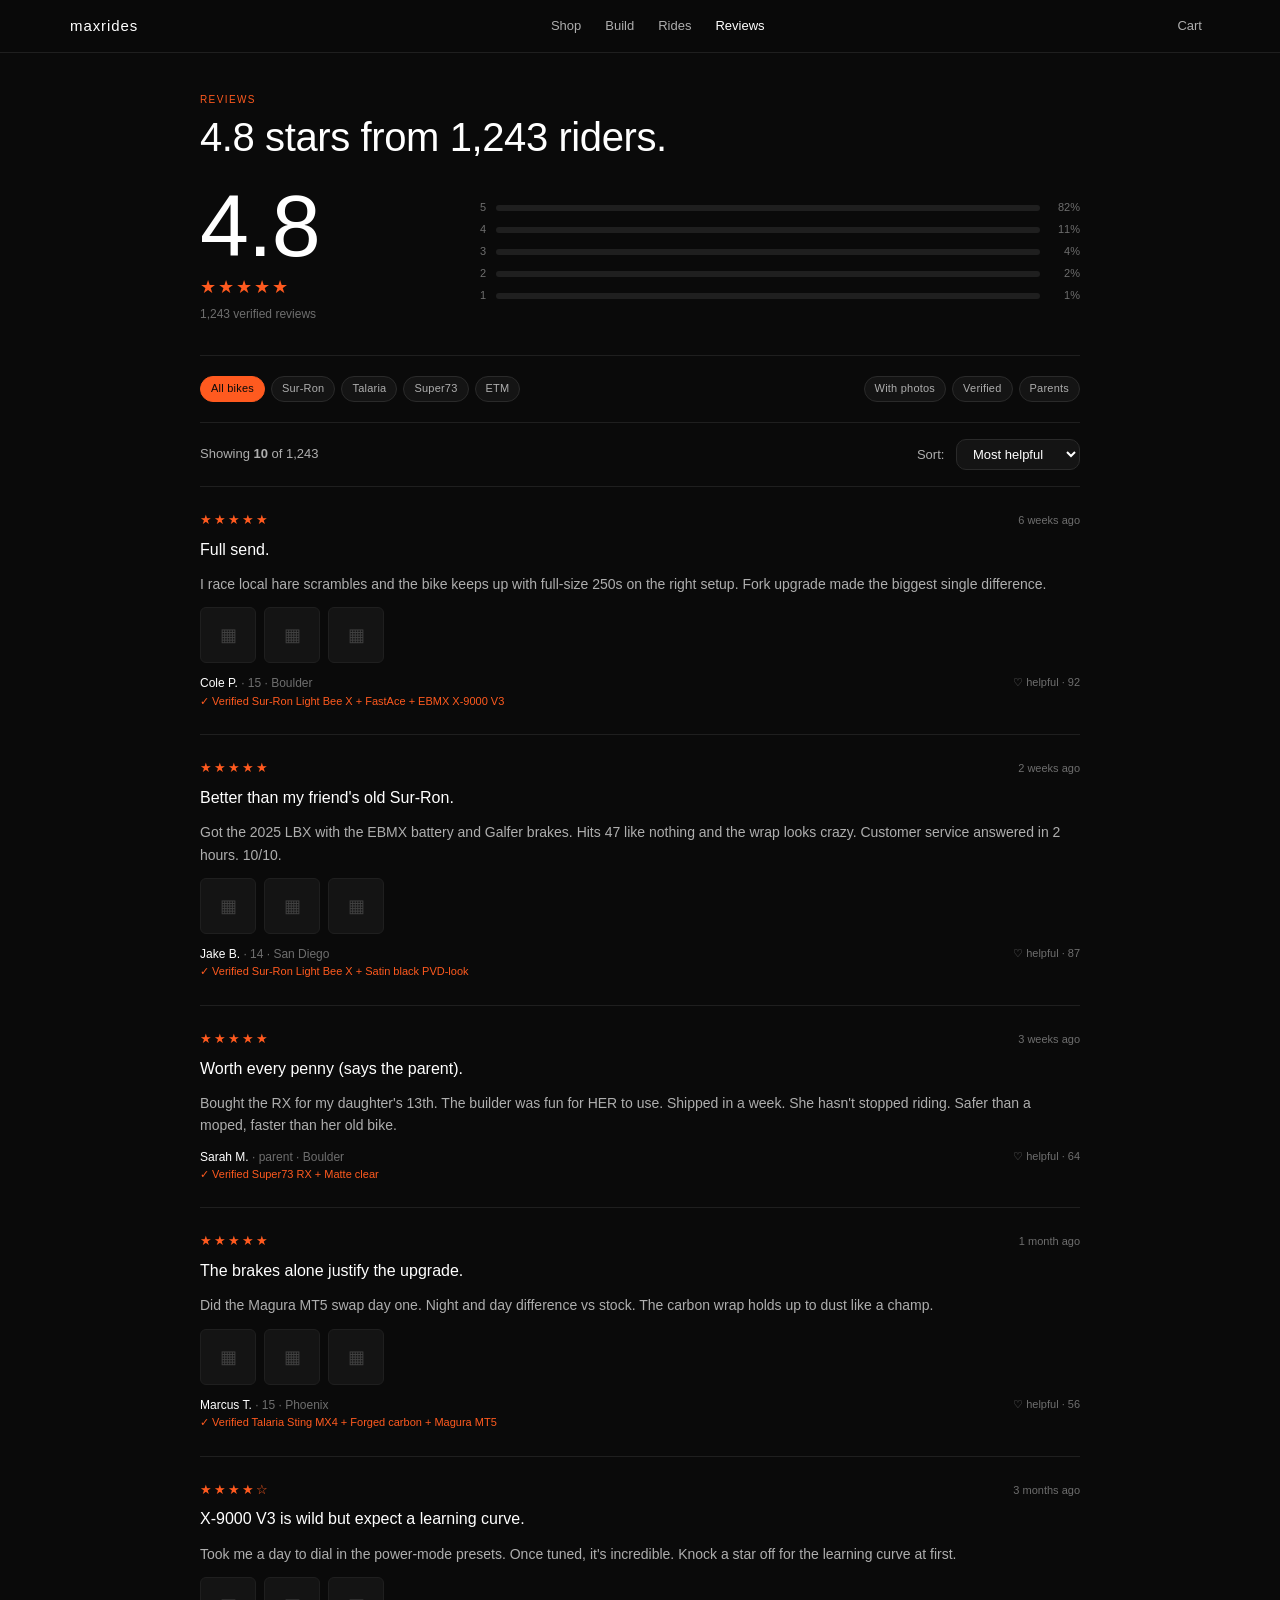
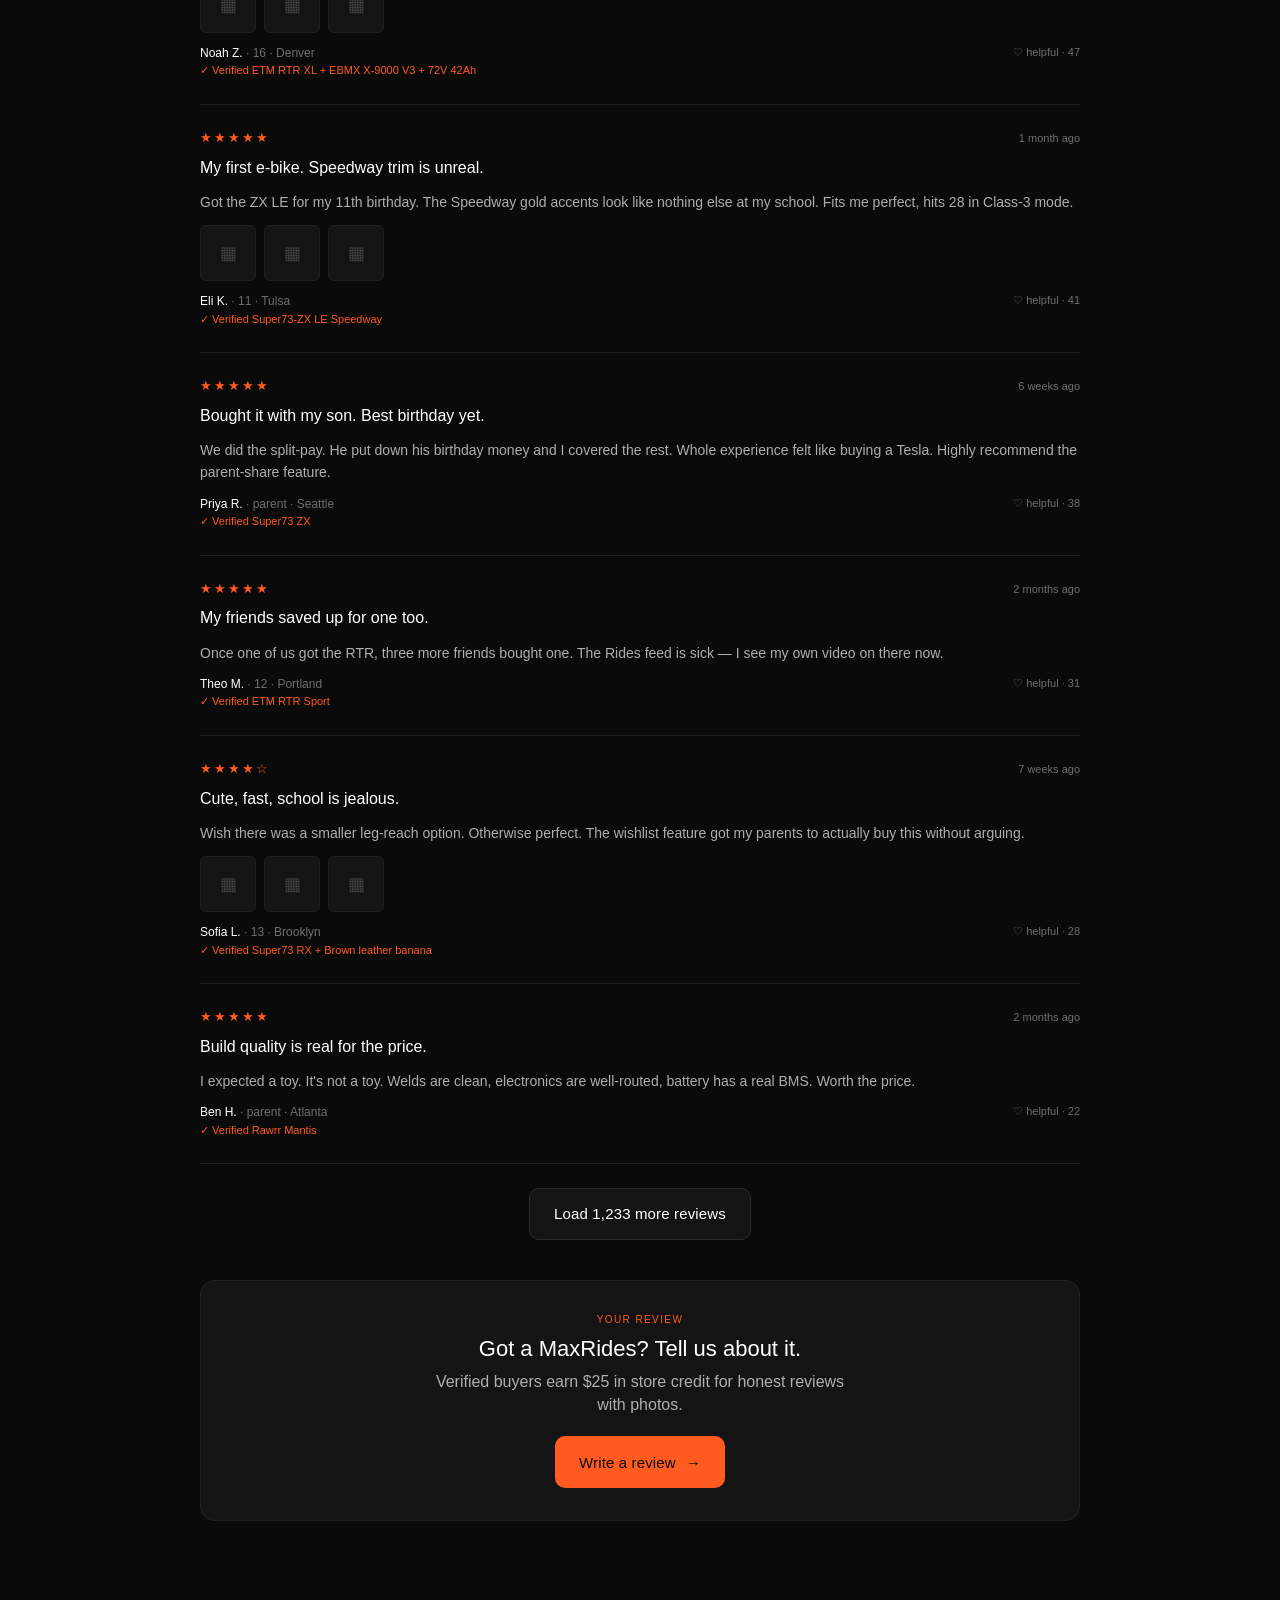
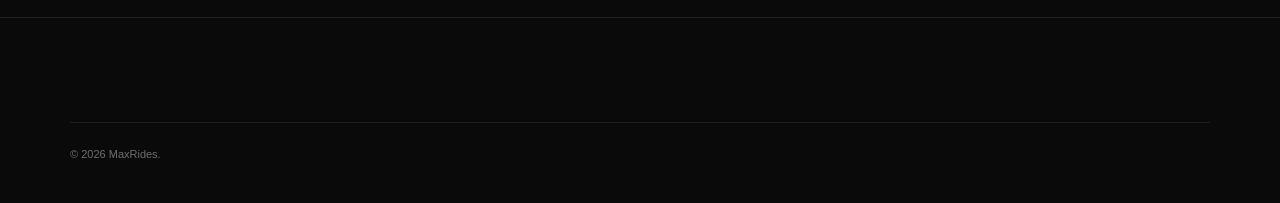
<file: reviews.html>
<!doctype html>
<html lang="en">
<head>
  <meta charset="utf-8">
  <meta name="viewport" content="width=device-width, initial-scale=1, viewport-fit=cover">
  <meta name="theme-color" content="#0A0A0A">
  <title>Reviews — MaxRides</title>
  <link rel="stylesheet" href="assets/css/styles.css">
  <style>
    .rv { padding: var(--space-10) 0 var(--space-24); }

    .rv-summary {
      display: grid;
      grid-template-columns: 240px 1fr;
      gap: var(--space-10);
      align-items: center;
      padding-bottom: var(--space-8);
      border-bottom: 1px solid var(--border);
    }
    @media (max-width: 720px) {
      .rv-summary { grid-template-columns: 1fr; gap: var(--space-5); }
    }

    .rv-filter-row {
      display: flex;
      flex-wrap: wrap;
      gap: 6px;
      padding: var(--space-5) 0;
      border-bottom: 1px solid var(--border);
    }
    .rv-sort-row {
      display: flex;
      justify-content: space-between;
      align-items: center;
      padding: var(--space-4) 0;
      border-bottom: 1px solid var(--border);
      color: var(--text-secondary);
      font-size: 13px;
    }
    .rv-sort-row select {
      background: var(--surface);
      border: 1px solid var(--border-strong);
      color: var(--text-primary);
      padding: 6px 12px;
      border-radius: var(--radius-md);
      font-size: 13px;
      cursor: pointer;
    }

    .rv-card {
      padding: var(--space-6) 0;
      border-bottom: 1px solid var(--border);
    }
    .rv-card__head {
      display: flex;
      justify-content: space-between;
      align-items: baseline;
      margin-bottom: var(--space-2);
    }
    .rv-card__stars { color: var(--accent); font-size: 13px; letter-spacing: 2px; }
    .rv-card__title { font-size: 16px; font-weight: 500; margin-top: var(--space-1); }
    .rv-card__body { color: var(--text-secondary); margin-top: var(--space-3); font-size: 14px; line-height: 1.6; }
    .rv-card__photos {
      display: flex;
      gap: var(--space-2);
      margin-top: var(--space-3);
    }
    .rv-card__photos > div {
      width: 56px; height: 56px;
      background: var(--surface);
      border: 1px solid var(--border);
      border-radius: var(--radius-sm);
      display: flex;
      align-items: center;
      justify-content: center;
      color: var(--text-quaternary);
      font-size: 18px;
    }
    .rv-card__meta {
      margin-top: var(--space-3);
      display: flex;
      justify-content: space-between;
      flex-wrap: wrap;
      gap: var(--space-3);
      font-size: 12px;
    }
    .rv-card__author { color: var(--text-primary); font-weight: 500; }
    .rv-card__verified { color: var(--accent); font-size: 11px; }
    .rv-card__helpful { color: var(--text-tertiary); font-size: 11px; }

    .write-cta {
      background: var(--surface);
      border: 1px solid var(--border);
      border-radius: var(--radius-lg);
      padding: var(--space-8);
      margin-top: var(--space-10);
      text-align: center;
    }
  </style>
</head>
<body>

  <header class="site-header">
    <div class="site-header__inner">
      <a href="index.html" class="wordmark">maxrides</a>
      <nav class="site-nav">
        <a href="index.html">Shop</a>
        <a href="build.html">Build</a>
        <a href="rides.html">Rides</a>
        <a href="reviews.html" class="active">Reviews</a>
      </nav>
      <a class="icon-link" href="cart.html"><span>Cart</span><span data-cart-count class="caption"></span></a>
    </div>
  </header>

  <main class="rv container-base">
    <p class="eyebrow">Reviews</p>
    <h1 class="h1" style="margin-top:var(--space-2);">4.8 stars from 1,243 riders.</h1>

    <div class="rv-summary" style="margin-top:var(--space-6);">
      <div>
        <div class="review-pull__num numeric">4.8</div>
        <div class="review-pull__stars">★★★★★</div>
        <div class="review-pull__count">1,243 verified reviews</div>
      </div>
      <div class="review-pull__bars">
        <div class="bar-row"><span class="num">5</span><span class="track"><span class="fill" style="width:82%"></span></span><span class="pct">82%</span></div>
        <div class="bar-row"><span class="num">4</span><span class="track"><span class="fill" style="width:11%"></span></span><span class="pct">11%</span></div>
        <div class="bar-row"><span class="num">3</span><span class="track"><span class="fill" style="width:4%"></span></span><span class="pct">4%</span></div>
        <div class="bar-row"><span class="num">2</span><span class="track"><span class="fill" style="width:2%"></span></span><span class="pct">2%</span></div>
        <div class="bar-row"><span class="num">1</span><span class="track"><span class="fill" style="width:1%"></span></span><span class="pct">1%</span></div>
      </div>
    </div>

    <div class="rv-filter-row" id="rv-filters" role="toolbar" aria-label="Filter reviews">
      <button type="button" class="chip chip--active" data-filter="all">All bikes</button>
      <button type="button" class="chip" data-filter="sur-ron">Sur-Ron</button>
      <button type="button" class="chip" data-filter="talaria">Talaria</button>
      <button type="button" class="chip" data-filter="super73">Super73</button>
      <button type="button" class="chip" data-filter="etm">ETM</button>
      <span style="flex:1;"></span>
      <button type="button" class="chip" data-filter="photos">With photos</button>
      <button type="button" class="chip" data-filter="verified">Verified</button>
      <button type="button" class="chip" data-filter="parents">Parents</button>
    </div>

    <div class="rv-sort-row">
      <span>Showing <strong id="rv-count">10</strong> of 1,243</span>
      <label>
        <span style="margin-right:8px;">Sort:</span>
        <select id="rv-sort">
          <option value="helpful">Most helpful</option>
          <option value="recent">Most recent</option>
          <option value="high">Highest rated</option>
          <option value="low">Lowest rated</option>
        </select>
      </label>
    </div>

    <div id="rv-list"></div>

    <div style="margin-top:var(--space-6); text-align:center;">
      <button class="btn btn--secondary btn--lg">Load 1,233 more reviews</button>
    </div>

    <div class="write-cta">
      <p class="eyebrow">Your review</p>
      <h2 class="h3" style="margin-top:var(--space-2);">Got a MaxRides? Tell us about it.</h2>
      <p class="body" style="margin-top:var(--space-2); max-width:48ch; margin-inline:auto;">Verified buyers earn $25 in store credit for honest reviews with photos.</p>
      <div style="margin-top:var(--space-5);">
        <button class="btn btn--primary btn--lg">Write a review<span class="btn__arrow">→</span></button>
      </div>
    </div>
  </main>

  <footer class="site-footer">
    <div class="container-wide">
      <div class="site-footer__legal">
        <span>&copy; <span data-year>2026</span> MaxRides.</span>
      </div>
    </div>
  </footer>

  <script src="assets/js/data.js"></script>
  <script src="assets/js/app.js"></script>
  <script>
  (function () {
    'use strict';
    var REVIEWS = window.MAXRIDES_DATA.REVIEWS;
    var list = document.getElementById('rv-list');
    var sort = document.getElementById('rv-sort');
    var count = document.getElementById('rv-count');
    var filters = document.getElementById('rv-filters');
    var state = { sort: 'helpful', bikeFilter: 'all', tags: [] };

    function render() {
      var view = REVIEWS.slice();
      if (state.bikeFilter !== 'all') {
        view = view.filter(function (r) {
          var b = r.verifiedBuild.toLowerCase();
          return b.indexOf(state.bikeFilter) !== -1;
        });
      }
      if (state.tags.indexOf('photos') !== -1) view = view.filter(function (r) { return r.withPhotos; });
      if (state.tags.indexOf('parents') !== -1) view = view.filter(function (r) { return r.isParent; });
      // 'verified' tag: all are verified in this dataset
      switch (state.sort) {
        case 'recent': view.sort(function (a, b) { return a.id < b.id ? 1 : -1; }); break;
        case 'high':   view.sort(function (a, b) { return b.stars - a.stars; }); break;
        case 'low':    view.sort(function (a, b) { return a.stars - b.stars; }); break;
        default:       view.sort(function (a, b) { return b.helpful - a.helpful; });
      }
      list.innerHTML = '';
      view.forEach(function (r) { list.appendChild(card(r)); });
      count.textContent = view.length;
    }

    function card(r) {
      var stars = '';
      for (var i = 0; i < 5; i++) stars += i < r.stars ? '★' : '☆';
      var photoHtml = '';
      if (r.withPhotos) {
        photoHtml = '<div class="rv-card__photos">' +
          '<div>▦</div><div>▦</div><div>▦</div></div>';
      }
      var div = document.createElement('article');
      div.className = 'rv-card';
      div.innerHTML =
        '<div class="rv-card__head">' +
          '<span class="rv-card__stars" aria-label="' + r.stars + ' stars">' + stars + '</span>' +
          '<span class="caption">' + r.when + '</span>' +
        '</div>' +
        '<h3 class="rv-card__title">' + r.title + '</h3>' +
        '<p class="rv-card__body">' + r.body + '</p>' +
        photoHtml +
        '<div class="rv-card__meta">' +
          '<div>' +
            '<span class="rv-card__author">' + r.author + '</span> ' +
            '<span class="text-tertiary"> · ' + r.age + ' · ' + r.city + '</span><br>' +
            '<span class="rv-card__verified">✓ Verified ' + r.verifiedBuild + '</span>' +
          '</div>' +
          '<span class="rv-card__helpful">♡ helpful · ' + r.helpful + '</span>' +
        '</div>';
      return div;
    }

    filters.addEventListener('click', function (e) {
      var btn = e.target.closest('.chip');
      if (!btn) return;
      var f = btn.getAttribute('data-filter');
      if (['all','sur-ron','talaria','super73','etm'].indexOf(f) !== -1) {
        state.bikeFilter = f;
        filters.querySelectorAll('[data-filter="all"], [data-filter="sur-ron"], [data-filter="talaria"], [data-filter="super73"], [data-filter="etm"]').forEach(function (b) {
          b.classList.toggle('chip--active', b === btn);
        });
      } else {
        var idx = state.tags.indexOf(f);
        if (idx === -1) { state.tags.push(f); btn.classList.add('chip--active'); }
        else { state.tags.splice(idx, 1); btn.classList.remove('chip--active'); }
      }
      render();
    });
    sort.addEventListener('change', function () { state.sort = sort.value; render(); });

    document.addEventListener('DOMContentLoaded', render);
  })();
  </script>
</body>
</html>
</file>
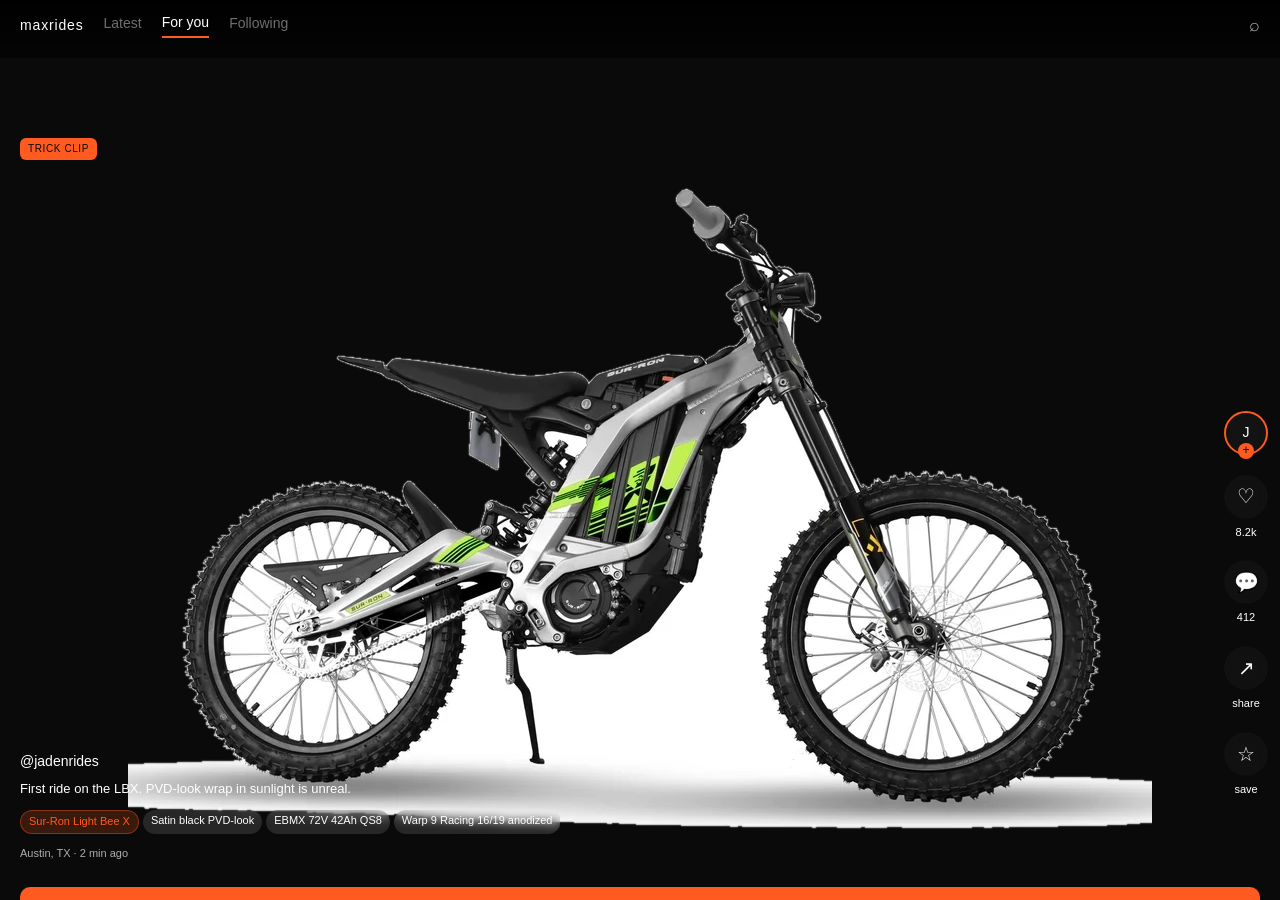
<file: rides.html>
<!doctype html>
<html lang="en">
<head>
  <meta charset="utf-8">
  <meta name="viewport" content="width=device-width, initial-scale=1, viewport-fit=cover">
  <meta name="theme-color" content="#0A0A0A">
  <title>Rides — MaxRides</title>
  <link rel="stylesheet" href="assets/css/styles.css">
  <style>
    /* Rides feed = full-screen vertical TikTok-style feed */
    html, body { overflow: hidden; height: 100%; }
    body { background: #050505; }

    .rides-app {
      height: 100vh;
      height: 100dvh;
      overflow: hidden;
      display: flex;
      flex-direction: column;
    }

    .rides-tabs {
      position: relative;
      z-index: 10;
      background: linear-gradient(to bottom, rgba(0,0,0,0.85), rgba(0,0,0,0));
      padding: var(--space-3) var(--space-5) var(--space-5);
      display: flex;
      align-items: center;
      justify-content: space-between;
    }
    .rides-tabs .left { display: flex; gap: var(--space-5); align-items: center; }
    .rides-tab {
      color: var(--text-tertiary);
      font-size: 14px;
      font-weight: 500;
      padding-bottom: 4px;
      cursor: pointer;
    }
    .rides-tab.is-active {
      color: var(--text-primary);
      border-bottom: 2px solid var(--accent);
    }
    .rides-tabs .wordmark { color: var(--text-primary); font-size: 14px; letter-spacing: 0.06em; font-weight: 500; }
    .rides-tabs .search { color: var(--text-secondary); font-size: 18px; }

    .feed {
      flex: 1;
      overflow-y: auto;
      scroll-snap-type: y mandatory;
      -webkit-overflow-scrolling: touch;
      scrollbar-width: none;
    }
    .feed::-webkit-scrollbar { display: none; }

    .ride {
      height: 100vh;
      height: 100dvh;
      scroll-snap-align: start;
      scroll-snap-stop: always;
      position: relative;
      background: #0A0A0A;
      overflow: hidden;
      display: flex;
      align-items: center;
      justify-content: center;
    }
    .ride__stage {
      position: absolute;
      inset: 0;
      display: flex;
      align-items: center;
      justify-content: center;
      padding: 0 var(--space-6);
    }
    .ride__stage svg { width: 100%; height: auto; max-height: 60vh; }

    .ride__badge {
      position: absolute;
      top: 80px;
      left: var(--space-5);
      z-index: 4;
    }

    .ride__right {
      position: absolute;
      right: var(--space-3);
      bottom: 160px;
      z-index: 5;
      display: flex;
      flex-direction: column;
      gap: var(--space-5);
      align-items: center;
    }
    .ride__right .icon {
      width: 44px;
      height: 44px;
      border-radius: var(--radius-full);
      background: rgba(20, 20, 20, 0.7);
      backdrop-filter: blur(6px);
      display: flex;
      align-items: center;
      justify-content: center;
      color: var(--text-primary);
      font-size: 20px;
      transition: transform var(--dur-fast) var(--ease-out);
      cursor: pointer;
    }
    .ride__right .icon:hover { transform: scale(1.05); }
    .ride__right .icon.avatar {
      border: 2px solid var(--accent);
      background: rgba(20, 20, 20, 0.9);
      font-size: 14px;
      font-weight: 500;
      color: var(--text-primary);
      position: relative;
    }
    .ride__right .icon.avatar .plus {
      position: absolute;
      bottom: -6px;
      left: 50%;
      transform: translateX(-50%);
      width: 16px;
      height: 16px;
      border-radius: var(--radius-full);
      background: var(--accent);
      color: var(--text-on-accent);
      display: flex;
      align-items: center;
      justify-content: center;
      font-size: 12px;
      font-weight: 500;
    }
    .ride__right .count {
      font-size: 11px;
      color: var(--text-primary);
      font-weight: 500;
      margin-top: 2px;
    }
    .ride__right .stack { display: flex; flex-direction: column; align-items: center; gap: 4px; }

    .ride__overlay {
      position: absolute;
      bottom: 96px;
      left: var(--space-5);
      right: 72px;
      z-index: 4;
      color: var(--text-primary);
    }
    .ride__handle { font-size: 14px; font-weight: 500; }
    .ride__caption { font-size: 13px; margin-top: var(--space-2); line-height: 1.45; }
    .ride__chips {
      display: flex;
      flex-wrap: wrap;
      gap: 4px;
      margin-top: var(--space-3);
    }
    .ride__chip {
      background: rgba(255, 255, 255, 0.12);
      backdrop-filter: blur(6px);
      color: var(--text-primary);
      font-size: 11px;
      padding: 3px 8px;
      border-radius: var(--radius-full);
      cursor: pointer;
    }
    .ride__chip--bike {
      background: rgba(255, 90, 31, 0.2);
      color: var(--accent);
      border: 1px solid rgba(255, 90, 31, 0.4);
    }
    .ride__location {
      font-size: 11px;
      color: var(--text-secondary);
      margin-top: var(--space-3);
    }

    .ride__remix {
      position: absolute;
      bottom: var(--space-4);
      left: var(--space-5);
      right: var(--space-5);
      z-index: 5;
      background: var(--accent);
      color: var(--text-on-accent);
      padding: 12px var(--space-4);
      border-radius: var(--radius-md);
      display: flex;
      justify-content: space-between;
      align-items: center;
      transition: filter var(--dur-fast) var(--ease-out);
    }
    .ride__remix:hover { filter: brightness(0.95); }
    .ride__remix__title { font-size: 13px; font-weight: 500; line-height: 1; }
    .ride__remix__sub { font-size: 11px; opacity: 0.75; margin-top: 2px; }
    .ride__remix__arrow { font-size: 16px; font-weight: 500; }

    /* Remix modal */
    .remix-scrim {
      position: fixed;
      inset: 0;
      background: rgba(0,0,0,0.75);
      z-index: 60;
      display: none;
      align-items: flex-end;
      justify-content: center;
    }
    .remix-scrim.is-open { display: flex; }
    .remix-sheet {
      background: var(--bg-elevated);
      border-radius: var(--radius-xl) var(--radius-xl) 0 0;
      max-width: 560px;
      width: 100%;
      padding: var(--space-5);
      max-height: 90vh;
      overflow-y: auto;
    }
    .remix-sheet__handle {
      width: 40px; height: 4px;
      background: var(--border-strong);
      border-radius: 2px;
      margin: 0 auto var(--space-4);
    }

    .mod-row {
      display: flex;
      justify-content: space-between;
      align-items: center;
      background: var(--surface);
      border: 1px solid var(--border);
      border-radius: var(--radius-md);
      padding: var(--space-3) var(--space-4);
      margin-bottom: 6px;
      cursor: pointer;
      transition: border-color var(--dur-fast) var(--ease-out);
    }
    .mod-row.is-checked { border-color: var(--accent); }
    .mod-row .check {
      width: 18px; height: 18px;
      border-radius: 4px;
      border: 1px solid var(--border-strong);
      display: inline-flex;
      align-items: center;
      justify-content: center;
      color: var(--text-on-accent);
      font-size: 11px;
      margin-right: var(--space-3);
    }
    .mod-row.is-checked .check { background: var(--accent); border-color: var(--accent); }
    .mod-row .name { font-size: 13px; font-weight: 500; }
    .mod-row .name.is-secondary { color: var(--text-secondary); font-weight: 400; }
    .mod-row .price { font-size: 13px; color: var(--accent); font-weight: 500; }
    .mod-row .price.is-secondary { color: var(--text-secondary); }

    .bike-pick-grid {
      display: grid;
      grid-template-columns: repeat(3, 1fr);
      gap: 6px;
      margin: var(--space-3) 0;
    }
    .bike-pick {
      background: var(--surface);
      border: 1px solid var(--border);
      border-radius: var(--radius-md);
      padding: var(--space-3);
      text-align: center;
      cursor: pointer;
      transition: border-color var(--dur-fast) var(--ease-out);
    }
    .bike-pick.is-selected { border-color: var(--accent); }
    .bike-pick .n { font-size: 12px; font-weight: 500; }
    .bike-pick .p { font-size: 11px; color: var(--text-secondary); margin-top: 2px; }

    .total-bar {
      background: var(--surface);
      border-radius: var(--radius-md);
      padding: var(--space-3) var(--space-4);
      display: flex;
      justify-content: space-between;
      align-items: baseline;
      margin: var(--space-3) 0;
    }
    .total-bar .label { font-size: 11px; color: var(--text-tertiary); }
    .total-bar .value { font-size: 18px; font-weight: 500; color: var(--text-primary); }
  </style>
</head>
<body>
  <div class="rides-app">

    <header class="rides-tabs">
      <div class="left">
        <a href="index.html" class="wordmark">maxrides</a>
        <span class="rides-tab" data-tab="latest">Latest</span>
        <span class="rides-tab is-active" data-tab="foryou">For you</span>
        <span class="rides-tab" data-tab="following">Following</span>
      </div>
      <span class="search" aria-label="Search">⌕</span>
    </header>

    <div class="feed" id="feed"></div>

  </div>

  <!-- Remix modal -->
  <div class="remix-scrim" id="remix-scrim" role="dialog" aria-modal="true">
    <div class="remix-sheet">
      <div class="remix-sheet__handle"></div>
      <div class="row-between">
        <h3 class="h3" id="remix-title">Remix</h3>
        <button class="btn btn--ghost btn--sm" id="remix-close" aria-label="Close">✕</button>
      </div>
      <p class="body-sm" style="margin-top:4px;">Pick the mods you want. Apply to any bike.</p>

      <p class="eyebrow" style="margin-top:var(--space-5);">Their mods</p>
      <div id="remix-mods" style="margin-top:var(--space-2);"></div>

      <p class="eyebrow" style="margin-top:var(--space-3);">Apply to</p>
      <div class="bike-pick-grid" id="remix-bikes"></div>

      <div class="total-bar">
        <div>
          <p class="label" id="remix-summary-line">Cruiser + 4 mods</p>
          <p class="value" id="remix-total">$0</p>
        </div>
        <p class="caption text-accent" id="remix-saving"></p>
      </div>

      <button class="btn btn--primary btn--lg btn--block" id="remix-build">Build it<span class="btn__arrow">→</span></button>
    </div>
  </div>

  <script src="assets/js/data.js"></script>
  <script src="assets/js/bikes.js"></script>
  <script>
  (function () {
    'use strict';
    var DATA = window.MAXRIDES_DATA;
    var feed = document.getElementById('feed');
    var scrim = document.getElementById('remix-scrim');

    function fmt(n) { return '$' + n.toLocaleString('en-US'); }
    function escapeHtml(s) { return String(s).replace(/[&<>"']/g, function (c) { return { '&':'&amp;','<':'&lt;','>':'&gt;','"':'&quot;',"'":'&#39;' }[c]; }); }
    function findCategoryByOptionName(name) {
      for (var i = 0; i < DATA.COMPONENT_CATEGORIES.length; i++) {
        var cat = DATA.COMPONENT_CATEGORIES[i];
        for (var j = 0; j < cat.options.length; j++) {
          if (cat.options[j].name === name) return { cat: cat, opt: cat.options[j] };
        }
      }
      return null;
    }
    function findFrameColorByName(name) { return DATA.FRAME_COLORS.find(function (c) { return c.name === name; }); }

    function renderRideCard(r) {
      var bike = DATA.findBike(r.bike);
      var chipsHtml = '<span class="ride__chip ride__chip--bike">' + bike.name.replace(/^The /, '') + '</span>';
      r.mods.forEach(function (m) { chipsHtml += '<span class="ride__chip">' + escapeHtml(m) + '</span>'; });

      var article = document.createElement('article');
      article.className = 'ride';
      article.dataset.rideId = r.id;
      article.innerHTML =
        '<div class="ride__stage">' + window.bikeImage(r.bike, r.finish) + '</div>' +
        '<span class="badge ride__badge">' + escapeHtml(r.kind) + '</span>' +
        '<div class="ride__right">' +
          '<div class="stack"><div class="icon avatar">' + r.handle.charAt(1).toUpperCase() + '<div class="plus">+</div></div></div>' +
          '<div class="stack"><div class="icon">♡</div><div class="count">' + (r.likes >= 1000 ? (r.likes / 1000).toFixed(1) + 'k' : r.likes) + '</div></div>' +
          '<div class="stack"><div class="icon">💬</div><div class="count">' + r.comments + '</div></div>' +
          '<div class="stack"><div class="icon">↗</div><div class="count">share</div></div>' +
          '<div class="stack"><div class="icon">☆</div><div class="count">save</div></div>' +
        '</div>' +
        '<div class="ride__overlay">' +
          '<div class="ride__handle">' + escapeHtml(r.handle) + '</div>' +
          '<div class="ride__caption">' + escapeHtml(r.caption) + '</div>' +
          '<div class="ride__chips">' + chipsHtml + '</div>' +
          '<div class="ride__location">' + escapeHtml(r.city) + ' · ' + escapeHtml(r.when) + '</div>' +
        '</div>' +
        '<button class="ride__remix" data-remix-id="' + r.id + '">' +
          '<div>' +
            '<div class="ride__remix__title">Remix this build</div>' +
            '<div class="ride__remix__sub">Pick mods · apply to any bike</div>' +
          '</div>' +
          '<span class="ride__remix__arrow">→</span>' +
        '</button>';

      article.querySelector('.ride__remix').addEventListener('click', function () { openRemix(r); });
      return article;
    }

    DATA.RIDES.forEach(function (r) { feed.appendChild(renderRideCard(r)); });

    // ---------- Remix modal ----------
    var remixState = { ride: null, mods: [], bike: null };

    function openRemix(ride) {
      remixState.ride = ride;
      remixState.bike = ride.bike;

      // Resolve each mod name to a (cat, opt) pair
      var modList = [];
      ride.mods.forEach(function (modName) {
        var hit = findCategoryByOptionName(modName);
        if (hit) {
          modList.push({ catId: hit.cat.id, catTitle: hit.cat.title, opt: hit.opt, checked: hit.cat.id !== 'plate' });
        } else {
          var c = findFrameColorByName(modName);
          if (c) modList.push({ catId: 'frameColor', catTitle: 'Paint', opt: { name: c.name, priceDelta: c.priceDelta, id: c.id }, checked: true });
        }
      });
      remixState.mods = modList;

      document.getElementById('remix-title').textContent = 'Remix ' + ride.handle;

      // Mods list
      var modsHost = document.getElementById('remix-mods');
      modsHost.innerHTML = '';
      modList.forEach(function (m, idx) {
        var row = document.createElement('div');
        row.className = 'mod-row' + (m.checked ? ' is-checked' : '');
        var price = m.opt.priceDelta === 0 ? '' : '+' + fmt(m.opt.priceDelta);
        row.innerHTML =
          '<div style="display:flex;align-items:center;">' +
            '<span class="check">✓</span>' +
            '<span class="name' + (m.checked ? '' : ' is-secondary') + '">' + escapeHtml(m.catTitle + ' · ' + m.opt.name) + (m.catId === 'plate' ? ' (use mine instead)' : '') + '</span>' +
          '</div>' +
          '<span class="price' + (m.checked ? '' : ' is-secondary') + '">' + price + '</span>';
        row.addEventListener('click', function () {
          m.checked = !m.checked;
          row.classList.toggle('is-checked', m.checked);
          row.querySelector('.name').classList.toggle('is-secondary', !m.checked);
          row.querySelector('.price').classList.toggle('is-secondary', !m.checked);
          renderTotal();
        });
        modsHost.appendChild(row);
      });

      // Bike pickers
      var bikesHost = document.getElementById('remix-bikes');
      bikesHost.innerHTML = '';
      DATA.BIKES.forEach(function (b) {
        var pick = document.createElement('div');
        pick.className = 'bike-pick' + (b.slug === ride.bike ? ' is-selected' : '');
        pick.dataset.slug = b.slug;
        pick.innerHTML =
          '<div class="n">' + b.name.replace(/^The /, '') + '</div>' +
          '<div class="p">' + fmt(b.basePrice) + '</div>' +
          (b.slug === ride.bike ? '<div class="p text-accent">their pick</div>' : '');
        pick.addEventListener('click', function () {
          remixState.bike = b.slug;
          bikesHost.querySelectorAll('.bike-pick').forEach(function (p) {
            p.classList.toggle('is-selected', p === pick);
          });
          renderTotal();
        });
        bikesHost.appendChild(pick);
      });

      renderTotal();
      scrim.classList.add('is-open');
    }

    function renderTotal() {
      var bike = DATA.findBike(remixState.bike);
      var checked = remixState.mods.filter(function (m) { return m.checked; });
      var modTotal = checked.reduce(function (s, m) { return s + m.opt.priceDelta; }, 0);
      var total = bike.basePrice + modTotal;
      document.getElementById('remix-summary-line').textContent = bike.name.replace(/^The /, '') + ' + ' + checked.length + ' mod' + (checked.length === 1 ? '' : 's');
      document.getElementById('remix-total').textContent = fmt(total);
      // Show savings vs original ride's bike if applicable
      var origBike = DATA.findBike(remixState.ride.bike);
      if (bike.basePrice < origBike.basePrice) {
        var save = Math.round(((origBike.basePrice - bike.basePrice) / origBike.basePrice) * 100);
        document.getElementById('remix-saving').textContent = 'save ' + save + '% vs ' + origBike.name.replace(/^The /, '');
      } else { document.getElementById('remix-saving').textContent = ''; }
    }

    document.getElementById('remix-close').addEventListener('click', function () { scrim.classList.remove('is-open'); });
    scrim.addEventListener('click', function (e) { if (e.target === scrim) scrim.classList.remove('is-open'); });

    document.getElementById('remix-build').addEventListener('click', function () {
      // Build a selections payload from the checked mods, then go to /build.html
      var selections = {};
      var color = null;
      remixState.mods.forEach(function (m) {
        if (!m.checked) return;
        if (m.catId === 'frameColor') color = m.opt.id;
        else selections[m.catId] = m.opt.id;
      });
      var payload = btoa(JSON.stringify({ bike: remixState.bike, color: color || 'gloss-orange', selections: selections, plate: '88' }));
      location.href = 'build.html?bike=' + remixState.bike + '&preload=' + encodeURIComponent(payload);
    });
  })();
  </script>
</body>
</html>
</file>
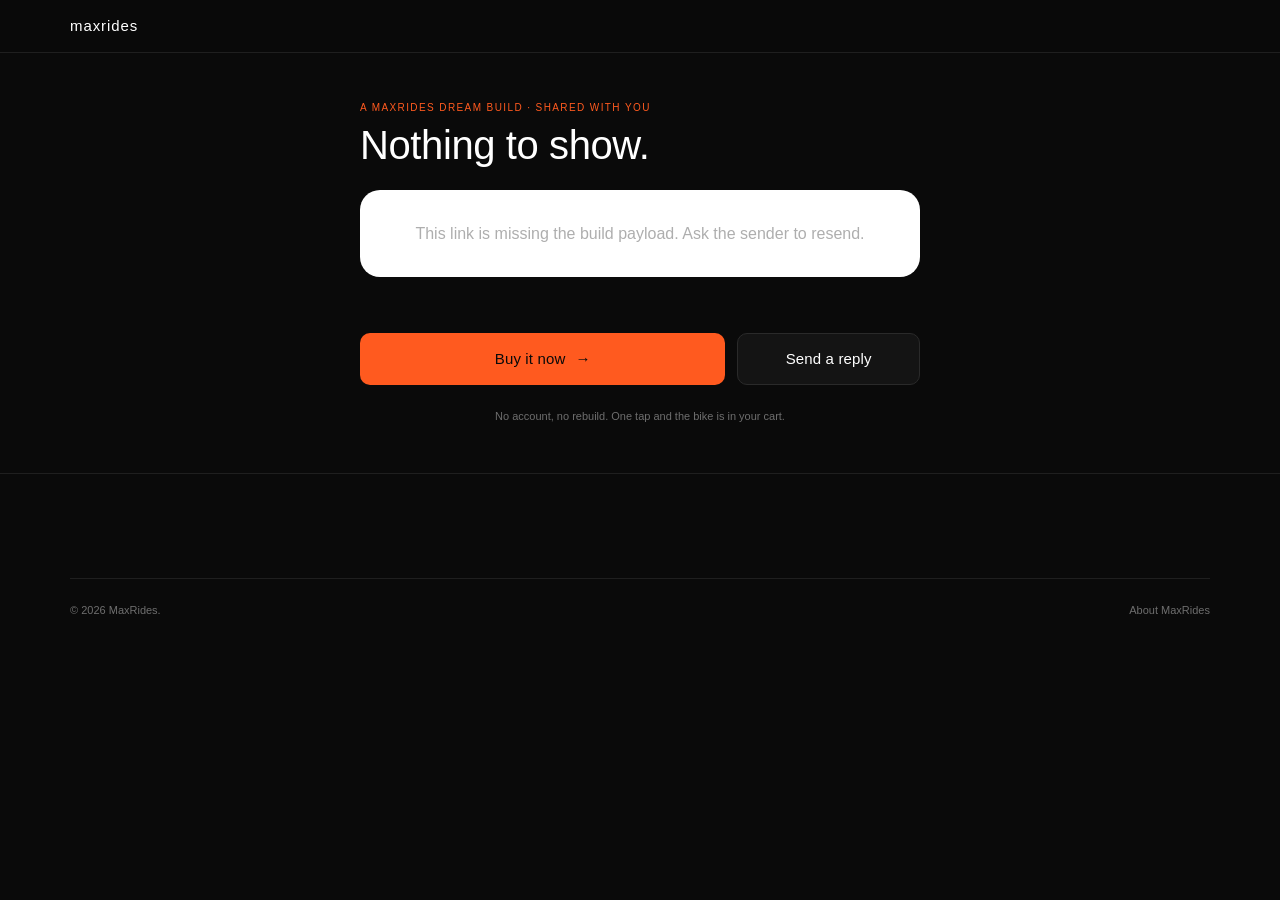
<file: share.html>
<!doctype html>
<html lang="en">
<head>
  <meta charset="utf-8">
  <meta name="viewport" content="width=device-width, initial-scale=1, viewport-fit=cover">
  <meta name="theme-color" content="#0A0A0A">
  <title>A MaxRides dream build · shared with you</title>
  <link rel="stylesheet" href="assets/css/styles.css">
  <style>
    .share { padding: var(--space-12) 0; }
    .share-stage {
      background: #FFFFFF;
      border-radius: var(--radius-xl);
      padding: var(--space-8);
      margin-top: var(--space-6);
    }
    .build-table { width: 100%; margin-top: var(--space-6); font-size: 14px; }
    .build-table tr { border-bottom: 1px solid var(--border); }
    .build-table th { text-align: left; color: var(--text-tertiary); font-weight: 400; padding: var(--space-3) 0; font-size: 12px; }
    .build-table td { text-align: right; color: var(--text-primary); padding: var(--space-3) 0; font-variant-numeric: tabular-nums; }
    .build-table .item { color: var(--text-primary); font-weight: 500; }
    .build-table .total-row td, .build-table .total-row th { font-size: 18px; color: var(--text-primary); font-weight: 500; padding-top: var(--space-4); }
    .build-table .total-row .v { color: var(--accent); font-size: 22px; }
    .note-card {
      background: var(--surface);
      border-left: 3px solid var(--accent);
      padding: var(--space-4) var(--space-5);
      border-radius: 0 var(--radius-md) var(--radius-md) 0;
      margin-top: var(--space-6);
      font-size: 14px;
      font-style: italic;
      color: var(--text-primary);
      line-height: 1.55;
    }
    .split-pill {
      display: inline-flex;
      align-items: center;
      gap: 6px;
      background: var(--accent-soft);
      border: 1px solid rgba(255, 90, 31, 0.4);
      color: var(--accent);
      padding: 6px 12px;
      border-radius: var(--radius-full);
      font-size: 12px;
      font-weight: 500;
      margin-top: var(--space-4);
    }
    .action-row {
      display: grid;
      gap: var(--space-3);
      margin-top: var(--space-8);
    }
    @media (min-width: 480px) {
      .action-row { grid-template-columns: 2fr 1fr; }
    }
  </style>
</head>
<body>

  <header class="site-header">
    <div class="site-header__inner">
      <a href="index.html" class="wordmark">maxrides</a>
    </div>
  </header>

  <main class="share container-narrow">
    <p class="eyebrow">A MaxRides dream build · shared with you</p>
    <h1 class="h1" id="share-title" style="margin-top:var(--space-2);">Your kid built this. Here’s exactly what they want.</h1>

    <div class="share-stage" id="share-stage"></div>

    <div id="note-host"></div>

    <table class="build-table" id="build-table"></table>

    <div id="split-info-host"></div>

    <div class="action-row">
      <button class="btn btn--primary btn--lg" id="buy-btn">Buy it now<span class="btn__arrow">→</span></button>
      <button class="btn btn--secondary btn--lg" id="reply-btn">Send a reply</button>
    </div>

    <p class="caption" style="margin-top:var(--space-6); text-align:center;">No account, no rebuild. One tap and the bike is in your cart.</p>
  </main>

  <footer class="site-footer">
    <div class="container-wide">
      <div class="site-footer__legal">
        <span>&copy; <span data-year>2026</span> MaxRides.</span>
        <span><a href="index.html">About MaxRides</a></span>
      </div>
    </div>
  </footer>

  <script src="assets/js/data.js"></script>
  <script src="assets/js/bikes.js"></script>
  <script src="assets/js/app.js"></script>
  <script>
  (function () {
    'use strict';
    var hash = location.hash.replace(/^#/, '');
    var titleEl = document.getElementById('share-title');
    var stageEl = document.getElementById('share-stage');
    var noteHost = document.getElementById('note-host');
    var tableEl = document.getElementById('build-table');
    var splitHost = document.getElementById('split-info-host');
    var buyBtn = document.getElementById('buy-btn');
    var DATA = window.MAXRIDES_DATA;

    if (!hash) {
      titleEl.textContent = 'Nothing to show.';
      stageEl.innerHTML = '<p class="body" style="text-align:center;">This link is missing the build payload. Ask the sender to resend.</p>';
      return;
    }

    var payload;
    try { payload = JSON.parse(atob(hash)); } catch (e) {
      titleEl.textContent = 'Couldn’t read this link.';
      return;
    }

    var bike = DATA.findBike(payload.bike);
    var color = DATA.FRAME_COLORS.find(function (c) { return c.id === payload.color; }) || DATA.FRAME_COLORS[0];
    var lineItems = [{ label: bike.name + ' frame', price: bike.basePrice }];
    if (color.priceDelta) lineItems.push({ label: color.name + ' paint', price: color.priceDelta });
    Object.keys(payload.selections || {}).forEach(function (catId) {
      var cat = DATA.COMPONENT_CATEGORIES.find(function (c) { return c.id === catId; });
      if (!cat) return;
      var opt = cat.options.find(function (o) { return o.id === payload.selections[catId]; });
      if (opt && opt.priceDelta > 0) {
        lineItems.push({ label: cat.title + ': ' + opt.name, price: opt.priceDelta });
      }
    });
    var total = lineItems.reduce(function (s, li) { return s + li.price; }, 0);

    stageEl.innerHTML = window.bikeImage(bike.slug, color.hex);

    if (payload.note) {
      noteHost.innerHTML =
        '<div class="note-card">' + escapeHtml(payload.note) + '</div>';
    }

    var rows = lineItems.map(function (li) {
      return '<tr><th class="item">' + escapeHtml(li.label) + '</th><td>$' + li.price.toLocaleString() + '</td></tr>';
    }).join('');
    rows += '<tr class="total-row"><th>Total</th><td class="v">$' + total.toLocaleString() + '</td></tr>';
    tableEl.innerHTML = rows;

    if (payload.split) {
      var kidShare = Math.round(total * 0.18);
      var parentShare = total - kidShare;
      splitHost.innerHTML =
        '<div class="split-pill">Split offer: kid covers $' + kidShare.toLocaleString() + ' · you cover $' + parentShare.toLocaleString() + '</div>';
    }

    buyBtn.addEventListener('click', function () {
      // Push into cart and go to cart.html
      var raw = localStorage.getItem('maxrides.cart');
      var cart = raw ? JSON.parse(raw) : [];
      cart.push({
        id: 'ci_' + Date.now(),
        bike: bike.slug,
        bikeName: bike.name,
        color: color.id,
        colorName: color.name,
        colorHex: color.hex,
        plate: payload.plate || '88',
        selections: payload.selections || {},
        lineItems: lineItems,
        total: total,
        qty: 1
      });
      localStorage.setItem('maxrides.cart', JSON.stringify(cart));
      location.href = 'cart.html';
    });

    document.getElementById('reply-btn').addEventListener('click', function () {
      location.href = 'sms:&body=' + encodeURIComponent('Saw your MaxRides dream build. Let’s talk about it 🙂');
    });

    function escapeHtml(s) { return String(s).replace(/[&<>"']/g, function (c) { return { '&':'&amp;','<':'&lt;','>':'&gt;','"':'&quot;',"'":'&#39;' }[c]; }); }
  })();
  </script>
</body>
</html>
</file>
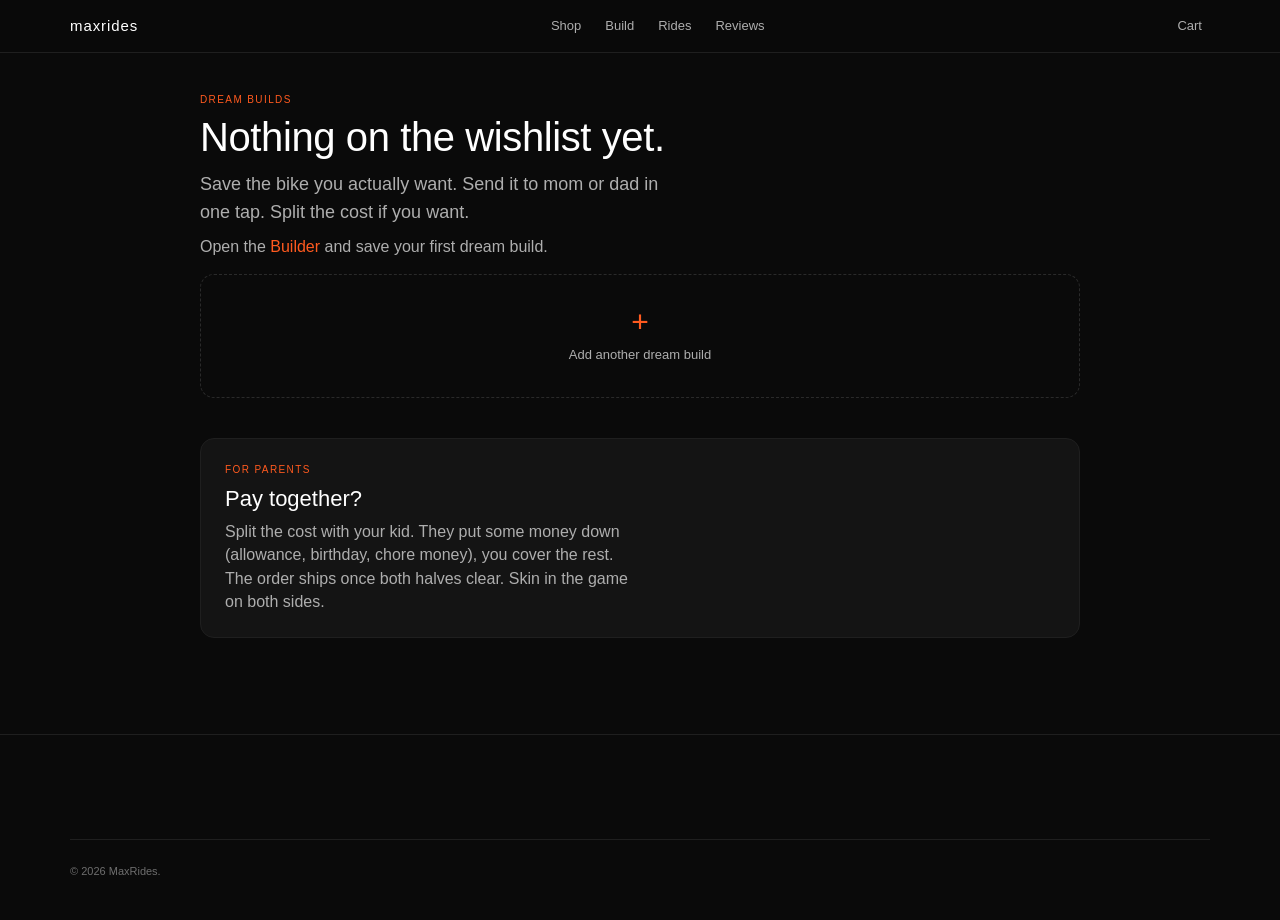
<file: wishlist.html>
<!doctype html>
<html lang="en">
<head>
  <meta charset="utf-8">
  <meta name="viewport" content="width=device-width, initial-scale=1, viewport-fit=cover">
  <meta name="theme-color" content="#0A0A0A">
  <title>Wishlist — MaxRides</title>
  <link rel="stylesheet" href="assets/css/styles.css">
  <style>
    .wl { padding: var(--space-10) 0 var(--space-24); }
    .wl-card {
      background: var(--surface);
      border: 1px solid var(--border);
      border-radius: var(--radius-lg);
      padding: var(--space-5);
      margin-top: var(--space-4);
      display: grid;
      grid-template-columns: 160px 1fr;
      gap: var(--space-5);
      align-items: center;
    }
    .wl-card__thumb {
      background: #FFFFFF;
      border-radius: var(--radius-md);
      padding: var(--space-3);
    }
    .wl-card__title { font-size: 18px; font-weight: 500; }
    .wl-card__sub   { font-size: 12px; color: var(--text-secondary); margin-top: 4px; line-height: 1.45; }
    .wl-card__price { font-size: 18px; color: var(--accent); font-weight: 500; margin-top: var(--space-2); }
    .wl-card__actions { display: flex; gap: var(--space-2); margin-top: var(--space-4); flex-wrap: wrap; }

    .wl-add {
      margin-top: var(--space-4);
      padding: var(--space-8);
      border: 1px dashed var(--border-strong);
      border-radius: var(--radius-lg);
      text-align: center;
      cursor: pointer;
      display: block;
      transition: border-color var(--dur-fast) var(--ease-out);
    }
    .wl-add:hover { border-color: var(--accent); }
    .wl-add .plus { font-size: 30px; color: var(--accent); line-height: 1; }

    .parents-block {
      background: var(--surface);
      border: 1px solid var(--border);
      border-radius: var(--radius-lg);
      padding: var(--space-6);
      margin-top: var(--space-10);
    }

    @media (max-width: 720px) {
      .wl-card { grid-template-columns: 1fr; }
      .wl-card__thumb { width: 70%; margin: 0 auto; }
    }

    /* Share modal */
    .modal-scrim {
      position: fixed;
      inset: 0;
      background: rgba(0,0,0,0.7);
      z-index: 60;
      display: none;
      align-items: flex-end;
      justify-content: center;
    }
    .modal-scrim.is-open { display: flex; }
    .modal-sheet {
      background: var(--bg-elevated);
      border-radius: var(--radius-xl) var(--radius-xl) 0 0;
      max-width: 520px;
      width: 100%;
      padding: var(--space-6) var(--space-5) var(--space-6);
      max-height: 92vh;
      overflow-y: auto;
      box-shadow: var(--shadow-lg);
    }
    .modal-sheet__handle {
      width: 40px;
      height: 4px;
      background: var(--border-strong);
      border-radius: 2px;
      margin: 0 auto var(--space-4);
    }
    .preview-card {
      background: var(--surface);
      border: 1px solid var(--border);
      border-radius: var(--radius-md);
      padding: var(--space-4);
      margin: var(--space-4) 0;
    }
    .preview-card h4 { font-size: 13px; font-weight: 500; }
    .send-via {
      display: grid;
      grid-template-columns: repeat(4, 1fr);
      gap: var(--space-2);
      margin-top: var(--space-3);
    }
    .send-via button {
      background: var(--surface);
      border: 1px solid var(--border);
      border-radius: var(--radius-md);
      padding: var(--space-3) var(--space-1);
      display: flex;
      flex-direction: column;
      align-items: center;
      gap: 4px;
      color: var(--text-primary);
      font-size: 11px;
      font-weight: 500;
      transition: border-color var(--dur-fast) var(--ease-out);
    }
    .send-via button:hover { border-color: var(--accent); }
    .send-via .ico { color: var(--accent); font-size: 18px; }

    .split-row {
      display: flex;
      justify-content: space-between;
      align-items: center;
      background: var(--surface);
      border-radius: var(--radius-md);
      padding: var(--space-3) var(--space-4);
      margin-top: var(--space-3);
    }
    .split-row .toggle {
      width: 40px;
      height: 22px;
      border-radius: 11px;
      background: var(--border-strong);
      position: relative;
      cursor: pointer;
      transition: background var(--dur-fast) var(--ease-out);
    }
    .split-row .toggle::after {
      content: "";
      position: absolute;
      top: 3px;
      left: 3px;
      width: 16px;
      height: 16px;
      border-radius: 50%;
      background: #fff;
      transition: transform var(--dur-fast) var(--ease-out);
    }
    .split-row.is-on .toggle { background: var(--accent); }
    .split-row.is-on .toggle::after { transform: translateX(18px); }

    .note-area {
      width: 100%;
      background: var(--surface);
      border: 1px solid var(--border-strong);
      border-radius: var(--radius-md);
      padding: var(--space-3) var(--space-4);
      color: var(--text-primary);
      font-size: 13px;
      line-height: 1.5;
      resize: vertical;
      min-height: 72px;
      margin-top: var(--space-3);
    }
    .qr-pad {
      width: 160px; height: 160px;
      background: #fff;
      border-radius: var(--radius-md);
      margin: 0 auto;
      display: flex;
      align-items: center;
      justify-content: center;
      color: #0a0a0a;
      font-size: 11px;
    }
  </style>
</head>
<body>

  <header class="site-header">
    <div class="site-header__inner">
      <a href="index.html" class="wordmark">maxrides</a>
      <nav class="site-nav">
        <a href="index.html">Shop</a>
        <a href="build.html">Build</a>
        <a href="rides.html">Rides</a>
        <a href="reviews.html">Reviews</a>
      </nav>
      <a class="icon-link" href="cart.html">
        <span>Cart</span>
        <span data-cart-count class="caption"></span>
      </a>
    </div>
  </header>

  <main class="wl container-base">
    <p class="eyebrow">Dream builds</p>
    <h1 class="h1" id="wl-title" style="margin-top:var(--space-2);">Your wishlist.</h1>
    <p class="body-lg" style="margin-top:var(--space-3); max-width:48ch;">Save the bike you actually want. Send it to mom or dad in one tap. Split the cost if you want.</p>

    <div id="wl-host"></div>

    <a href="build.html" class="wl-add" role="button">
      <span class="plus" aria-hidden="true">+</span>
      <p class="body-sm" style="margin-top:var(--space-2);">Add another dream build</p>
    </a>

    <div class="parents-block">
      <p class="eyebrow">For parents</p>
      <h2 class="h3" style="margin-top:var(--space-2);">Pay together?</h2>
      <p class="body" style="margin-top:var(--space-2); max-width:46ch;">Split the cost with your kid. They put some money down (allowance, birthday, chore money), you cover the rest. The order ships once both halves clear. Skin in the game on both sides.</p>
    </div>
  </main>

  <!-- Share modal -->
  <div class="modal-scrim" id="share-modal" role="dialog" aria-modal="true">
    <div class="modal-sheet">
      <div class="modal-sheet__handle"></div>
      <div class="row-between">
        <h3 class="h3">Send to a grown-up</h3>
        <button class="btn btn--ghost btn--sm" id="share-close" aria-label="Close">✕</button>
      </div>
      <p class="body-sm" style="margin-top:6px;">They’ll see the full build and can approve in one tap.</p>

      <p class="eyebrow" style="margin-top:var(--space-5);">Preview · what they see</p>
      <div class="preview-card" id="preview-host"></div>

      <p class="eyebrow">Your note</p>
      <textarea class="note-area" id="note-area" placeholder="Add a message…">Mom, this is what I really want for my birthday. I’ll do all my chores for a year 🙏</textarea>

      <p class="eyebrow" style="margin-top:var(--space-5);">Send via</p>
      <div class="send-via">
        <button type="button" data-send="imessage"><span class="ico">✉</span>iMessage</button>
        <button type="button" data-send="email"><span class="ico">@</span>Email</button>
        <button type="button" data-send="link"><span class="ico">⌘</span>Copy link</button>
        <button type="button" data-send="qr"><span class="ico">▣</span>QR</button>
      </div>

      <div class="split-row" id="split-row">
        <div>
          <p style="font-size:13px; font-weight:500;">Offer to split the cost</p>
          <p class="caption" id="split-meta" style="margin-top:2px;">I’ll put down $400 of my own.</p>
        </div>
        <div class="toggle" role="switch" tabindex="0" aria-label="Offer to split the cost"></div>
      </div>

      <button class="btn btn--primary btn--lg btn--block" id="send-btn" style="margin-top:var(--space-5);">Send</button>
    </div>
  </div>

  <footer class="site-footer">
    <div class="container-wide">
      <div class="site-footer__legal">
        <span>&copy; <span data-year>2026</span> MaxRides.</span>
      </div>
    </div>
  </footer>

  <script src="assets/js/data.js"></script>
  <script src="assets/js/bikes.js"></script>
  <script src="assets/js/app.js"></script>
  <script>
  (function () {
    'use strict';
    var host = document.getElementById('wl-host');
    var title = document.getElementById('wl-title');
    var modal = document.getElementById('share-modal');
    var previewHost = document.getElementById('preview-host');
    var noteArea = document.getElementById('note-area');
    var splitRow = document.getElementById('split-row');
    var splitMeta = document.getElementById('split-meta');
    var sendBtn = document.getElementById('send-btn');
    var splitOffer = false;
    var activeItem = null;

    var raw = localStorage.getItem('maxrides.wishlist');
    var list = raw ? JSON.parse(raw) : [];

    function fmt(n) { return '$' + n.toLocaleString('en-US'); }
    function escapeHtml(s) { return String(s).replace(/[&<>"']/g, function (c) { return { '&':'&amp;','<':'&lt;','>':'&gt;','"':'&quot;',"'":'&#39;' }[c]; }); }

    function render() {
      host.innerHTML = '';
      if (!list.length) {
        title.textContent = 'Nothing on the wishlist yet.';
        var empty = document.createElement('p');
        empty.className = 'body';
        empty.style.marginTop = 'var(--space-2)';
        empty.innerHTML = 'Open the <a href="build.html" style="color:var(--accent);">Builder</a> and save your first dream build.';
        host.appendChild(empty);
        return;
      }
      title.textContent = list.length === 1 ? '1 dream build saved.' : list.length + ' dream builds saved.';
      list.forEach(function (item, idx) {
        var div = document.createElement('article');
        div.className = 'wl-card';
        var modsText = item.lineItems.slice(1).map(function (li) { return li.label.replace(/^[^:]+: /, ''); }).join(' · ');
        if (!modsText) modsText = 'Stock build';
        div.innerHTML =
          '<div class="wl-card__thumb">' + window.bikeImage(item.bike, item.colorHex || '#FF5A1F') + '</div>' +
          '<div>' +
            '<p class="caption text-accent" style="text-transform:uppercase;letter-spacing:0.12em;">' + (item.bikeName.replace(/^The /, '')) + '</p>' +
            '<div class="wl-card__title">' + escapeHtml(item.title) + '</div>' +
            '<div class="wl-card__sub">' + escapeHtml(modsText) + ' &middot; Plate #' + escapeHtml(item.plate) + '</div>' +
            '<div class="wl-card__price">' + fmt(item.total) + '</div>' +
            '<div class="wl-card__actions">' +
              '<button type="button" class="btn btn--primary btn--sm" data-action="share" data-idx="' + idx + '">Send to mom →</button>' +
              '<a class="btn btn--secondary btn--sm" href="build.html?bike=' + encodeURIComponent(item.bike) + '&preload=' + encodeURIComponent(btoa(JSON.stringify({ bike: item.bike, color: item.color, selections: item.selections, plate: item.plate }))) + '">Edit</a>' +
              '<button type="button" class="btn btn--ghost btn--sm" data-action="remove" data-idx="' + idx + '">Remove</button>' +
            '</div>' +
          '</div>';
        host.appendChild(div);
      });
      host.querySelectorAll('[data-action="remove"]').forEach(function (b) {
        b.addEventListener('click', function () {
          list.splice(+b.getAttribute('data-idx'), 1);
          localStorage.setItem('maxrides.wishlist', JSON.stringify(list));
          render();
        });
      });
      host.querySelectorAll('[data-action="share"]').forEach(function (b) {
        b.addEventListener('click', function () { openShare(list[+b.getAttribute('data-idx')]); });
      });
    }

    function openShare(item) {
      activeItem = item;
      splitOffer = false;
      splitRow.classList.remove('is-on');
      var modsText = item.lineItems.slice(1).map(function (li) { return li.label.replace(/^[^:]+: /, ''); }).join(' · ') || 'Stock build';
      previewHost.innerHTML =
        '<p style="color:var(--text-primary); font-size:13px; font-weight:500;">Max wants this for his birthday:</p>' +
        '<p style="color:var(--accent); font-size:14px; font-weight:500; margin-top:4px;">' + item.bikeName + ' · ' + fmt(item.total) + '</p>' +
        '<p class="body-sm" style="margin-top:6px;">' + modsText + '</p>' +
        '<div style="background:var(--accent); color:var(--text-on-accent); text-align:center; padding:8px; border-radius:8px; font-size:12px; font-weight:500; margin-top:10px;">[Buy it now →] (one tap)</div>';
      splitMeta.textContent = 'I’ll put down $' + Math.round(item.total * 0.18) + ' of my own.';
      modal.classList.add('is-open');
    }

    document.getElementById('share-close').addEventListener('click', function () { modal.classList.remove('is-open'); });

    splitRow.querySelector('.toggle').addEventListener('click', function () {
      splitOffer = !splitOffer;
      splitRow.classList.toggle('is-on', splitOffer);
    });

    modal.querySelectorAll('[data-send]').forEach(function (b) {
      b.addEventListener('click', function () {
        var via = b.getAttribute('data-send');
        if (!activeItem) return;
        var payload = btoa(JSON.stringify({
          bike: activeItem.bike, color: activeItem.color, plate: activeItem.plate,
          selections: activeItem.selections, total: activeItem.total, note: noteArea.value, split: splitOffer
        }));
        var url = location.origin + location.pathname.replace(/wishlist\.html$/, 'share.html') + '#' + payload;
        if (via === 'link') {
          navigator.clipboard && navigator.clipboard.writeText(url);
          showToast('Link copied to clipboard');
        } else if (via === 'imessage') {
          location.href = 'sms:&body=' + encodeURIComponent('Check out my MaxRides dream build: ' + url);
        } else if (via === 'email') {
          location.href = 'mailto:?subject=My MaxRides dream build&body=' + encodeURIComponent(url + '\n\n' + noteArea.value);
        } else if (via === 'qr') {
          showQR(url);
        }
      });
    });

    sendBtn.addEventListener('click', function () { showToast('Sent! Watch for their reply.'); modal.classList.remove('is-open'); });

    function showToast(msg) {
      var t = document.createElement('div');
      t.style.cssText = 'position:fixed;left:50%;bottom:96px;transform:translateX(-50%);background:var(--surface);border:1px solid var(--border-strong);padding:10px 18px;border-radius:12px;font-size:13px;z-index:80;';
      t.textContent = msg;
      document.body.appendChild(t);
      setTimeout(function () { t.style.opacity = '0'; t.style.transition = 'opacity 300ms'; }, 1400);
      setTimeout(function () { t.remove(); }, 1900);
    }

    function showQR(url) {
      var existing = document.getElementById('qr-modal');
      if (existing) existing.remove();
      var wrap = document.createElement('div');
      wrap.id = 'qr-modal';
      wrap.style.cssText = 'position:fixed;inset:0;background:rgba(0,0,0,0.85);z-index:90;display:flex;align-items:center;justify-content:center;padding:24px;';
      wrap.innerHTML =
        '<div style="background:var(--bg-elevated);border:1px solid var(--border-strong);border-radius:var(--radius-lg);padding:24px;max-width:280px;text-align:center;">' +
          '<p class="eyebrow">Scan to view</p>' +
          '<div class="qr-pad" style="margin-top:12px;">' +
            '<img alt="QR" src="https://api.qrserver.com/v1/create-qr-code/?size=160x160&data=' + encodeURIComponent(url) + '">' +
          '</div>' +
          '<p class="caption" style="margin-top:12px; word-break:break-all;">' + url.slice(0, 64) + '…</p>' +
          '<button class="btn btn--secondary btn--sm" style="margin-top:16px;" id="qr-close">Close</button>' +
        '</div>';
      document.body.appendChild(wrap);
      document.getElementById('qr-close').addEventListener('click', function () { wrap.remove(); });
    }

    document.addEventListener('DOMContentLoaded', render);
  })();
  </script>
</body>
</html>
</file>
<file: assets/css/styles.css>
/* ============================================
   MaxRides — Design System
   Dark · cinematic · Apple-inspired · electric orange accent
   ============================================ */

:root {
  /* Color tokens */
  --bg:               #0A0A0A;
  --bg-elevated:      #0D0D0D;
  --surface:          #141414;
  --surface-hover:    #1A1A1A;
  --border:           #1F1F1F;
  --border-strong:    #2A2A2A;
  --border-accent:    #FF5A1F;

  --accent:           #FF5A1F;
  --accent-deep:      #C9420F;
  --accent-soft:      rgba(255, 90, 31, 0.18);

  --text-primary:     #FFFFFF;
  --text-secondary:   #AEAEAE;
  --text-tertiary:    #6E6E6E;
  --text-quaternary:  #404040;
  --text-on-accent:   #0A0A0A;

  /* Type scale */
  --font-sans: -apple-system, BlinkMacSystemFont, "SF Pro Display", "Inter", "Helvetica Neue", Arial, sans-serif;
  --font-mono: "SF Mono", "JetBrains Mono", "Menlo", monospace;

  --fs-eyebrow:  10px;   /* uppercase section labels */
  --fs-caption:  11px;   /* small meta */
  --fs-body-sm:  13px;
  --fs-body:     16px;
  --fs-body-lg:  18px;
  --fs-h4:       18px;
  --fs-h3:       22px;
  --fs-h2:       28px;
  --fs-h1:       40px;
  --fs-display:  56px;   /* hero headlines on desktop */

  --lh-tight:    1.05;
  --lh-snug:     1.2;
  --lh-normal:   1.45;
  --lh-relaxed:  1.6;

  --ls-tight:    -0.01em;
  --ls-normal:   0;
  --ls-wide:     0.04em;
  --ls-eyebrow:  0.14em;

  /* Spacing (4px base) */
  --space-1:   4px;
  --space-2:   8px;
  --space-3:   12px;
  --space-4:   16px;
  --space-5:   20px;
  --space-6:   24px;
  --space-8:   32px;
  --space-10:  40px;
  --space-12:  48px;
  --space-16:  64px;
  --space-20:  80px;
  --space-24:  96px;
  --space-32:  128px;

  /* Layout */
  --container-narrow: 560px;
  --container-base:   880px;
  --container-wide:   1180px;

  /* Radii */
  --radius-sm:  6px;
  --radius-md:  10px;
  --radius-lg:  14px;
  --radius-xl:  20px;
  --radius-full: 999px;

  /* Motion */
  --ease-out: cubic-bezier(0.22, 1, 0.36, 1);
  --ease-in-out: cubic-bezier(0.65, 0, 0.35, 1);
  --dur-fast: 160ms;
  --dur-base: 260ms;
  --dur-slow: 480ms;

  /* Elevation (subtle — never gaudy) */
  --shadow-sm: 0 1px 2px rgba(0,0,0,0.4);
  --shadow-lg: 0 18px 50px rgba(0,0,0,0.6);
  --shadow-glow: 0 0 60px rgba(255, 90, 31, 0.15);
}

/* ============================================
   Reset / normalize
   ============================================ */

*, *::before, *::after { box-sizing: border-box; }
* { margin: 0; padding: 0; }
html { -webkit-text-size-adjust: 100%; text-size-adjust: 100%; }
html, body { height: 100%; }
body {
  background: var(--bg);
  color: var(--text-primary);
  font-family: var(--font-sans);
  font-size: var(--fs-body);
  line-height: var(--lh-normal);
  font-weight: 400;
  -webkit-font-smoothing: antialiased;
  -moz-osx-font-smoothing: grayscale;
  text-rendering: optimizeLegibility;
  font-feature-settings: "ss01", "cv02", "cv11";
}
img, svg, video { display: block; max-width: 100%; }
button { background: none; border: none; color: inherit; font: inherit; cursor: pointer; }
a { color: inherit; text-decoration: none; }
input, textarea, select { font: inherit; color: inherit; background: none; border: none; outline: none; }
ul, ol { list-style: none; }
::selection { background: var(--accent); color: var(--text-on-accent); }

/* ============================================
   Typography utilities
   ============================================ */

.display {
  font-size: var(--fs-display);
  font-weight: 500;
  line-height: var(--lh-tight);
  letter-spacing: var(--ls-tight);
}
@media (max-width: 720px) { .display { font-size: 36px; } }

.h1 {
  font-size: var(--fs-h1);
  font-weight: 500;
  line-height: var(--lh-tight);
  letter-spacing: var(--ls-tight);
}
@media (max-width: 720px) { .h1 { font-size: 28px; } }

.h2 {
  font-size: var(--fs-h2);
  font-weight: 500;
  line-height: var(--lh-snug);
  letter-spacing: var(--ls-tight);
}
@media (max-width: 720px) { .h2 { font-size: 22px; } }

.h3 {
  font-size: var(--fs-h3);
  font-weight: 500;
  line-height: var(--lh-snug);
}

.h4 {
  font-size: var(--fs-h4);
  font-weight: 500;
  line-height: var(--lh-snug);
}

.body-lg { font-size: var(--fs-body-lg); line-height: var(--lh-relaxed); color: var(--text-secondary); }
.body    { font-size: var(--fs-body); line-height: var(--lh-normal); color: var(--text-secondary); }
.body-sm { font-size: var(--fs-body-sm); line-height: var(--lh-normal); color: var(--text-secondary); }
.caption { font-size: var(--fs-caption); line-height: var(--lh-normal); color: var(--text-tertiary); }

.eyebrow {
  font-size: var(--fs-eyebrow);
  font-weight: 500;
  letter-spacing: var(--ls-eyebrow);
  text-transform: uppercase;
  color: var(--accent);
}

.text-primary   { color: var(--text-primary); }
.text-secondary { color: var(--text-secondary); }
.text-tertiary  { color: var(--text-tertiary); }
.text-accent    { color: var(--accent); }

.weight-regular { font-weight: 400; }
.weight-medium  { font-weight: 500; }

.numeric { font-variant-numeric: tabular-nums; }

/* ============================================
   Layout primitives
   ============================================ */

.container-narrow { max-width: var(--container-narrow); margin-inline: auto; padding-inline: var(--space-5); }
.container-base   { max-width: var(--container-base);   margin-inline: auto; padding-inline: var(--space-5); }
.container-wide   { max-width: var(--container-wide);   margin-inline: auto; padding-inline: var(--space-5); }

.stack > * + * { margin-top: var(--space-4); }
.stack-sm > * + * { margin-top: var(--space-2); }
.stack-lg > * + * { margin-top: var(--space-8); }

.row { display: flex; align-items: center; gap: var(--space-3); }
.row-between { display: flex; align-items: center; justify-content: space-between; gap: var(--space-3); }

.grid-2 { display: grid; grid-template-columns: 1fr 1fr; gap: var(--space-3); }
.grid-3 { display: grid; grid-template-columns: repeat(3, 1fr); gap: var(--space-3); }
.grid-4 { display: grid; grid-template-columns: repeat(4, 1fr); gap: var(--space-2); }
@media (max-width: 480px) {
  .grid-3 { grid-template-columns: 1fr 1fr; }
}

.center-x { display: flex; justify-content: center; }
.center-y { display: flex; align-items: center; }
.center   { display: flex; justify-content: center; align-items: center; }

/* ============================================
   Site chrome (header + footer)
   ============================================ */

.site-header {
  position: sticky;
  top: 0;
  z-index: 50;
  background: rgba(10,10,10,0.78);
  backdrop-filter: saturate(140%) blur(18px);
  -webkit-backdrop-filter: saturate(140%) blur(18px);
  border-bottom: 1px solid var(--border);
}
.site-header__inner {
  display: flex;
  align-items: center;
  justify-content: space-between;
  height: 52px;
  padding: 0 var(--space-5);
  max-width: var(--container-wide);
  margin: 0 auto;
}
.wordmark {
  font-size: 15px;
  font-weight: 500;
  letter-spacing: 0.06em;
  color: var(--text-primary);
}
.site-nav { display: flex; gap: var(--space-6); }
.site-nav a {
  color: var(--text-secondary);
  font-size: 13px;
  transition: color var(--dur-fast) var(--ease-out);
}
.site-nav a:hover { color: var(--text-primary); }
.site-nav a.active { color: var(--text-primary); }

.icon-link {
  display: inline-flex;
  align-items: center;
  gap: var(--space-2);
  color: var(--text-secondary);
  font-size: 13px;
  transition: color var(--dur-fast) var(--ease-out);
}
.icon-link:hover { color: var(--text-primary); }

@media (max-width: 720px) {
  .site-nav { display: none; }
}

.site-footer {
  padding: var(--space-16) 0 var(--space-10);
  border-top: 1px solid var(--border);
  background: var(--bg);
}
.site-footer__grid {
  display: grid;
  grid-template-columns: 2fr 1fr 1fr 1fr;
  gap: var(--space-10);
}
@media (max-width: 720px) {
  .site-footer__grid { grid-template-columns: 1fr 1fr; gap: var(--space-8); }
}
.site-footer__col h4 {
  font-size: 11px;
  letter-spacing: var(--ls-eyebrow);
  text-transform: uppercase;
  color: var(--text-tertiary);
  margin-bottom: var(--space-4);
}
.site-footer__col a {
  display: block;
  font-size: 13px;
  color: var(--text-secondary);
  padding: var(--space-1) 0;
  transition: color var(--dur-fast) var(--ease-out);
}
.site-footer__col a:hover { color: var(--text-primary); }
.site-footer__legal {
  margin-top: var(--space-10);
  padding-top: var(--space-6);
  border-top: 1px solid var(--border);
  font-size: 11px;
  color: var(--text-tertiary);
  display: flex;
  justify-content: space-between;
  gap: var(--space-4);
  flex-wrap: wrap;
}

/* ============================================
   Bottom nav (social pages — Rides, Wishlist)
   ============================================ */

.bottom-nav {
  position: fixed;
  bottom: 0;
  left: 0;
  right: 0;
  z-index: 40;
  display: none;
  align-items: center;
  justify-content: space-around;
  height: 64px;
  padding: 0 var(--space-4);
  background: rgba(10,10,10,0.9);
  backdrop-filter: saturate(140%) blur(18px);
  border-top: 1px solid var(--border);
}
.bottom-nav.is-on { display: flex; }
.bottom-nav__item {
  display: flex;
  flex-direction: column;
  align-items: center;
  gap: 3px;
  font-size: 10px;
  color: var(--text-tertiary);
}
.bottom-nav__item.active { color: var(--text-primary); }
.bottom-nav__plus {
  width: 56px;
  height: 56px;
  border-radius: var(--radius-full);
  background: var(--accent);
  color: var(--text-on-accent);
  display: inline-flex;
  align-items: center;
  justify-content: center;
  font-size: 26px;
  font-weight: 500;
  margin-top: -22px;
  border: 4px solid var(--bg);
  transition: transform var(--dur-fast) var(--ease-out);
}
.bottom-nav__plus:hover { transform: scale(1.04); }

/* ============================================
   Buttons
   ============================================ */

.btn {
  display: inline-flex;
  align-items: center;
  justify-content: center;
  gap: var(--space-2);
  height: 44px;
  padding: 0 var(--space-5);
  border-radius: var(--radius-md);
  font-size: 14px;
  font-weight: 500;
  letter-spacing: 0.01em;
  transition:
    background var(--dur-fast) var(--ease-out),
    color var(--dur-fast) var(--ease-out),
    border-color var(--dur-fast) var(--ease-out),
    transform var(--dur-fast) var(--ease-out);
  cursor: pointer;
  white-space: nowrap;
}
.btn:active { transform: scale(0.98); }
.btn--primary {
  background: var(--accent);
  color: var(--text-on-accent);
}
.btn--primary:hover { background: var(--accent-deep); }
.btn--secondary {
  background: var(--surface);
  color: var(--text-primary);
  border: 1px solid var(--border-strong);
}
.btn--secondary:hover { background: var(--surface-hover); border-color: var(--text-tertiary); }
.btn--ghost {
  color: var(--text-secondary);
}
.btn--ghost:hover { color: var(--text-primary); }
.btn--sm { height: 36px; padding: 0 var(--space-4); font-size: 13px; }
.btn--lg { height: 52px; padding: 0 var(--space-6); font-size: 15px; }
.btn--block { width: 100%; }
.btn__arrow { margin-left: 2px; transition: transform var(--dur-fast) var(--ease-out); }
.btn:hover .btn__arrow { transform: translateX(2px); }

/* ============================================
   Cards, chips, pills
   ============================================ */

.card {
  background: var(--surface);
  border: 1px solid var(--border);
  border-radius: var(--radius-lg);
  padding: var(--space-5);
}
.card--accent { border-color: var(--accent); box-shadow: 0 0 0 1px var(--accent) inset; }
.card--bare { background: transparent; border: 1px solid var(--border); }

.chip {
  display: inline-flex;
  align-items: center;
  gap: 6px;
  height: 26px;
  padding: 0 10px;
  border-radius: var(--radius-full);
  background: var(--surface);
  border: 1px solid var(--border-strong);
  color: var(--text-secondary);
  font-size: 11px;
  font-weight: 500;
  letter-spacing: 0.02em;
  transition:
    background var(--dur-fast) var(--ease-out),
    color var(--dur-fast) var(--ease-out),
    border-color var(--dur-fast) var(--ease-out);
}
.chip:hover { color: var(--text-primary); border-color: var(--text-tertiary); }
.chip--active {
  background: var(--accent);
  color: var(--text-on-accent);
  border-color: var(--accent);
}
.chip--accent-soft {
  background: var(--accent-soft);
  color: var(--accent);
  border-color: rgba(255, 90, 31, 0.4);
}

.badge {
  display: inline-flex;
  align-items: center;
  height: 22px;
  padding: 0 8px;
  border-radius: var(--radius-sm);
  background: var(--accent);
  color: var(--text-on-accent);
  font-size: 10px;
  font-weight: 500;
  letter-spacing: 0.06em;
  text-transform: uppercase;
}

/* ============================================
   Spec grid (used on Builder + Bike Detail)
   ============================================ */

.spec-grid {
  display: grid;
  grid-template-columns: auto 1fr;
  gap: 4px 16px;
  font-size: 11px;
}
.spec-grid dt { color: var(--text-tertiary); }
.spec-grid dd { color: var(--text-primary); }

.spec-grid-2col {
  display: grid;
  grid-template-columns: 1fr 1fr;
  gap: var(--space-4);
}
.spec-grid-2col__item label {
  display: block;
  font-size: 10px;
  letter-spacing: 0.06em;
  text-transform: uppercase;
  color: var(--text-tertiary);
  margin-bottom: 2px;
}
.spec-grid-2col__item .value {
  font-size: 16px;
  font-weight: 500;
  color: var(--text-primary);
}

/* ============================================
   Bike SVG presentation (used as hero placeholder)
   ============================================ */

.bike-stage {
  position: relative;
  background: radial-gradient(ellipse at center, #181818 0%, #0A0A0A 70%);
  border-radius: var(--radius-xl);
  padding: var(--space-8) var(--space-4);
  overflow: hidden;
  isolation: isolate;
}
.bike-stage::after {
  content: "";
  position: absolute;
  inset: auto 10% 12% 10%;
  height: 18px;
  background: radial-gradient(ellipse at center, rgba(0,0,0,0.7), transparent 70%);
  pointer-events: none;
}
.bike-stage svg { width: 100%; height: auto; display: block; }

.bike-stage--tall { padding: var(--space-12) var(--space-5); }

/* ============================================
   Section primitives
   ============================================ */

.section { padding: var(--space-16) 0; }
.section--lg { padding: var(--space-24) 0; }
.section-divider { height: 1px; background: var(--border); margin: 0; border: none; }

.section-label {
  display: inline-block;
  margin-bottom: var(--space-3);
}

/* Cinematic hero (Home + Bike Detail) */

.hero-slide {
  min-height: 100vh;
  display: flex;
  flex-direction: column;
  justify-content: center;
  padding: var(--space-16) 0;
  position: relative;
}
.hero-slide__inner {
  max-width: var(--container-base);
  margin: 0 auto;
  padding: 0 var(--space-5);
  width: 100%;
}
.hero-slide__meta {
  display: flex;
  align-items: center;
  gap: var(--space-3);
  margin-bottom: var(--space-5);
}
.hero-slide__title {
  margin-bottom: var(--space-2);
}
.hero-slide__tagline {
  margin-bottom: var(--space-8);
}
.hero-slide__price {
  font-size: 18px;
  color: var(--accent);
  font-weight: 500;
  margin-bottom: var(--space-6);
}
.hero-slide__actions {
  display: flex;
  gap: var(--space-3);
  flex-wrap: wrap;
}

.hero-slide__scrollhint {
  position: absolute;
  bottom: var(--space-8);
  left: 50%;
  transform: translateX(-50%);
  color: var(--text-quaternary);
  font-size: 22px;
  animation: bob 2s var(--ease-in-out) infinite;
}
@keyframes bob {
  0%, 100% { transform: translateX(-50%) translateY(0); }
  50%      { transform: translateX(-50%) translateY(8px); }
}

/* ============================================
   Reveal-on-scroll animations
   ============================================ */

.reveal {
  opacity: 0;
  transform: translateY(24px);
  transition: opacity var(--dur-slow) var(--ease-out), transform var(--dur-slow) var(--ease-out);
}
.reveal.is-visible { opacity: 1; transform: translateY(0); }
.reveal[data-delay="1"] { transition-delay: 80ms; }
.reveal[data-delay="2"] { transition-delay: 160ms; }
.reveal[data-delay="3"] { transition-delay: 240ms; }
.reveal[data-delay="4"] { transition-delay: 320ms; }

@media (prefers-reduced-motion: reduce) {
  .reveal { opacity: 1; transform: none; transition: none; }
  .hero-slide__scrollhint { animation: none; }
}

/* ============================================
   Home: builder teaser tiles
   ============================================ */

.teaser-grid {
  display: grid;
  grid-template-columns: repeat(4, 1fr);
  gap: var(--space-3);
  margin: var(--space-6) 0 var(--space-8);
}
@media (max-width: 480px) {
  .teaser-grid { grid-template-columns: 1fr 1fr; }
}
.teaser-tile {
  aspect-ratio: 1;
  background: var(--surface);
  border: 1px solid var(--border);
  border-radius: var(--radius-md);
  display: flex;
  align-items: center;
  justify-content: center;
  flex-direction: column;
  gap: 6px;
  transition: border-color var(--dur-fast) var(--ease-out), transform var(--dur-fast) var(--ease-out);
}
.teaser-tile:hover { border-color: var(--accent); transform: translateY(-2px); }
.teaser-tile .label {
  font-size: 10px;
  letter-spacing: 0.08em;
  color: var(--text-tertiary);
}
.teaser-tile .icon { color: var(--accent); font-size: 18px; }

/* ============================================
   Home: rides teaser video tiles
   ============================================ */

.rides-teaser {
  display: grid;
  grid-template-columns: 1fr 1fr 1fr;
  gap: var(--space-3);
}
@media (max-width: 720px) {
  .rides-teaser { grid-template-columns: 1fr 1fr; }
}
.ride-tile {
  aspect-ratio: 9 / 14;
  background: var(--surface);
  border: 1px solid var(--border);
  border-radius: var(--radius-lg);
  position: relative;
  overflow: hidden;
  transition: transform var(--dur-fast) var(--ease-out);
}
.ride-tile:hover { transform: translateY(-2px); }
.ride-tile__meta {
  position: absolute;
  inset: auto 0 0 0;
  padding: var(--space-3);
  background: linear-gradient(to top, rgba(0,0,0,0.85), transparent);
  color: var(--text-primary);
}
.ride-tile__meta strong { display: block; font-size: 12px; font-weight: 500; }
.ride-tile__meta span { display: block; font-size: 10px; color: var(--text-secondary); margin-top: 2px; }
.ride-tile__play {
  position: absolute;
  inset: 0;
  display: flex;
  align-items: center;
  justify-content: center;
  color: var(--text-on-accent);
}
.ride-tile__play span {
  width: 40px;
  height: 40px;
  border-radius: var(--radius-full);
  background: var(--accent);
  display: flex;
  align-items: center;
  justify-content: center;
  font-size: 14px;
  padding-left: 3px;
}
.ride-tile__badge {
  position: absolute;
  top: var(--space-2);
  left: var(--space-2);
}

/* ============================================
   Reviews teaser
   ============================================ */

.review-pull {
  display: grid;
  grid-template-columns: auto 1fr;
  gap: var(--space-6);
  align-items: center;
}
@media (max-width: 480px) {
  .review-pull { grid-template-columns: 1fr; }
}
.review-pull__num {
  font-size: 88px;
  font-weight: 500;
  line-height: 1;
  letter-spacing: var(--ls-tight);
}
.review-pull__stars { color: var(--accent); font-size: 18px; margin-top: 4px; letter-spacing: 2px; }
.review-pull__count { color: var(--text-tertiary); font-size: 12px; margin-top: 6px; }
.review-pull__bars { display: flex; flex-direction: column; gap: 6px; min-width: 0; }
.bar-row { display: flex; align-items: center; gap: 8px; font-size: 11px; color: var(--text-tertiary); }
.bar-row .num { width: 8px; }
.bar-row .pct { width: 32px; text-align: right; }
.bar-row .track {
  flex: 1;
  height: 6px;
  background: var(--border);
  border-radius: var(--radius-full);
  overflow: hidden;
}
.bar-row .fill {
  height: 100%;
  background: var(--accent);
  border-radius: inherit;
}

/* ============================================
   Utility
   ============================================ */

.divider { height: 1px; background: var(--border); border: none; margin: var(--space-8) 0; }
.sr-only {
  position: absolute;
  width: 1px;
  height: 1px;
  padding: 0;
  margin: -1px;
  overflow: hidden;
  clip: rect(0, 0, 0, 0);
  white-space: nowrap;
  border: 0;
}
.hide-mobile { display: initial; }
@media (max-width: 720px) { .hide-mobile { display: none; } }
.hide-desktop { display: none; }
@media (max-width: 720px) { .hide-desktop { display: initial; } }

/* Color swatch (used in Builder + parent-share preview) */
.swatch {
  width: 36px;
  height: 36px;
  border-radius: var(--radius-full);
  border: 2px solid var(--border-strong);
  transition: transform var(--dur-fast) var(--ease-out);
}
.swatch.is-selected { border-color: var(--text-primary); transform: scale(1.05); }
</file>
